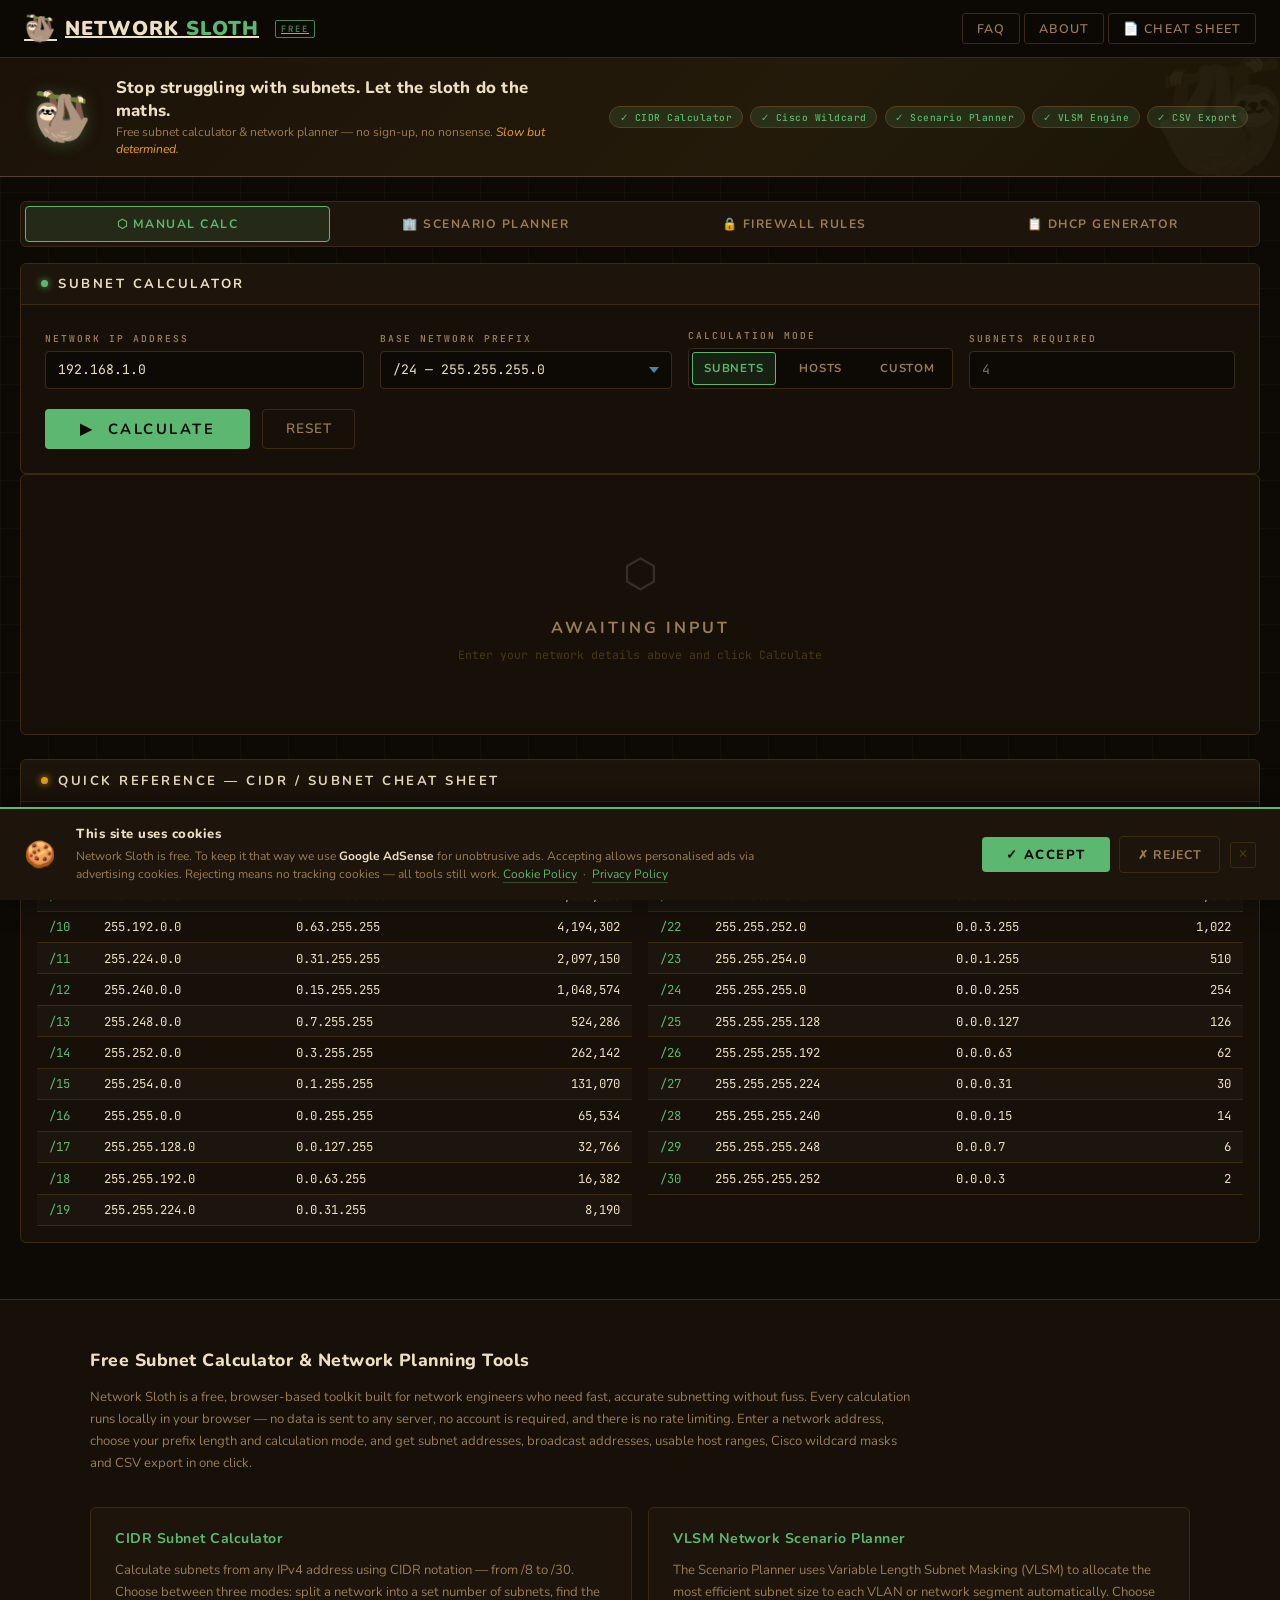
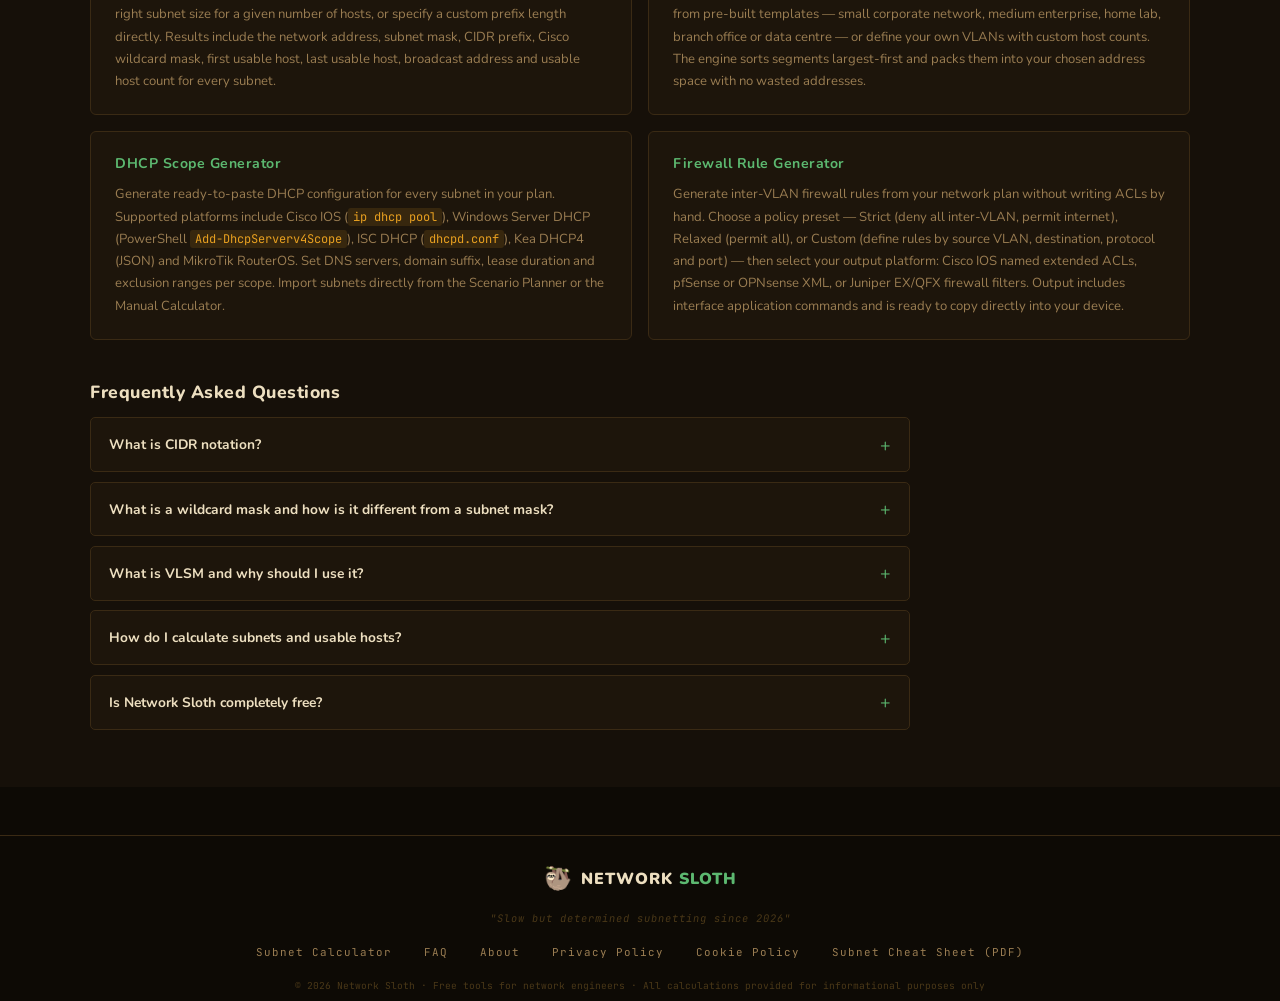
<file: index.html>
<!DOCTYPE html>
<html lang="en">
<head>
  <meta charset="UTF-8">
  <meta name="viewport" content="width=device-width, initial-scale=1.0">

  <!-- ── Primary SEO ───────────────────────────────────── -->
  <title>Free Subnet Calculator — CIDR, VLSM &amp; Wildcard Mask Tool | Network Sloth</title>
  <meta name="description" content="Free online subnet calculator for network engineers. Calculate CIDR subnets, Cisco wildcard masks, VLSM plans, DHCP scopes and firewall rules — no sign-up required.">
  <meta name="keywords" content="subnet calculator, CIDR calculator, wildcard mask calculator, VLSM calculator, IP subnet calculator, Cisco subnetting, DHCP scope generator, firewall rule generator, network planning tool, subnetting tool">
  <meta name="author" content="Network Sloth">
  <meta name="robots" content="index, follow">
  <meta name="theme-color" content="#0d0a05">
  <link rel="canonical" href="https://networksloth.io/">

  <!-- ── Open Graph (Facebook / LinkedIn) ─────────────── -->
  <meta property="og:type"        content="website">
  <meta property="og:url"         content="https://networksloth.io/">
  <meta property="og:site_name"   content="Network Sloth">
  <meta property="og:title"       content="Free Subnet Calculator — CIDR, VLSM &amp; Wildcard Mask Tool">
  <meta property="og:description" content="Calculate CIDR subnets, Cisco wildcard masks, VLSM network plans, DHCP scopes and firewall ACLs — free, no sign-up, no nonsense.">
  <meta property="og:image"       content="https://networksloth.io/og-image.png">
  <meta property="og:image:width" content="1200">
  <meta property="og:image:height"content="630">
  <meta property="og:locale"      content="en_GB">

  <!-- ── Twitter / X Card ─────────────────────────────── -->
  <meta name="twitter:card"        content="summary_large_image">
  <meta name="twitter:site"        content="@networksloth">
  <meta name="twitter:title"       content="Free Subnet Calculator | Network Sloth">
  <meta name="twitter:description" content="CIDR, VLSM, wildcard masks, DHCP scopes and firewall rules — free tools for network engineers.">
  <meta name="twitter:image"       content="https://networksloth.io/og-image.png">

  <!-- ── JSON-LD Structured Data ──────────────────────── -->
  <script type="application/ld+json">
  {
    "@context": "https://schema.org",
    "@graph": [
      {
        "@type": "WebSite",
        "@id": "https://networksloth.io/#website",
        "url": "https://networksloth.io/",
        "name": "Network Sloth",
        "description": "Free subnet calculator and network planning tools for network engineers",
        "potentialAction": {
          "@type": "SearchAction",
          "target": "https://networksloth.io/?q={search_term_string}",
          "query-input": "required name=search_term_string"
        }
      },
      {
        "@type": "SoftwareApplication",
        "@id": "https://networksloth.io/#app",
        "name": "Network Sloth Subnet Calculator",
        "url": "https://networksloth.io/",
        "applicationCategory": "NetworkingApplication",
        "operatingSystem": "Any (Web Browser)",
        "offers": { "@type": "Offer", "price": "0", "priceCurrency": "GBP" },
        "description": "Free online subnet calculator supporting CIDR notation, VLSM planning, Cisco wildcard masks, DHCP scope generation for Cisco IOS, Windows Server, ISC DHCP, Kea and MikroTik, plus firewall rule generation for Cisco IOS ACL, pfSense, OPNsense and Juniper.",
        "featureList": [
          "CIDR subnet calculator",
          "VLSM network planner",
          "Cisco wildcard mask calculator",
          "DHCP scope generator — Cisco, Windows Server, ISC DHCP, Kea, MikroTik",
          "Firewall rule generator — Cisco IOS ACL, pfSense, OPNsense, Juniper",
          "CSV export",
          "Scenario-based network planning"
        ]
      },
      {
        "@type": "FAQPage",
        "@id": "https://networksloth.io/#faq",
        "mainEntity": [
          {
            "@type": "Question",
            "name": "What is CIDR notation?",
            "acceptedAnswer": {
              "@type": "Answer",
              "text": "CIDR (Classless Inter-Domain Routing) notation expresses an IP address and its associated network prefix as a single string, such as 192.168.1.0/24. The number after the slash is the prefix length — it tells you how many bits are in the network portion of the address. A /24 gives 256 addresses (254 usable hosts), a /25 gives 128 addresses, and so on."
            }
          },
          {
            "@type": "Question",
            "name": "What is a wildcard mask and how does it differ from a subnet mask?",
            "acceptedAnswer": {
              "@type": "Answer",
              "text": "A subnet mask uses 1s to represent the network portion of an IP address (e.g. 255.255.255.0 for a /24). A wildcard mask is the inverse — 0s represent the network bits and 1s represent the host bits (e.g. 0.0.0.255 for a /24). Wildcard masks are used in Cisco IOS access control lists (ACLs) and OSPF configurations to define which parts of an address must match."
            }
          },
          {
            "@type": "Question",
            "name": "What is VLSM and why is it used?",
            "acceptedAnswer": {
              "@type": "Answer",
              "text": "VLSM (Variable Length Subnet Masking) allows a single network block to be divided into subnets of different sizes. Rather than giving every VLAN the same subnet size, VLSM allocates exactly the address space each segment needs — a /30 for a point-to-point WAN link, a /25 for a large office VLAN, and a /28 for a small server segment — minimising wasted IP addresses."
            }
          },
          {
            "@type": "Question",
            "name": "How do I calculate the number of subnets and hosts?",
            "acceptedAnswer": {
              "@type": "Answer",
              "text": "The number of subnets created by borrowing n bits from the host portion is 2^n. The number of usable hosts in a subnet is 2^h - 2, where h is the number of host bits remaining (subtracting 2 for the network address and broadcast address). For example, a /26 borrows 2 bits from a /24, giving 4 subnets each with 62 usable hosts (2^6 - 2 = 62)."
            }
          },
          {
            "@type": "Question",
            "name": "Which platforms does the DHCP scope generator support?",
            "acceptedAnswer": {
              "@type": "Answer",
              "text": "The Network Sloth DHCP scope generator produces ready-to-paste configuration for Cisco IOS (ip dhcp pool), Windows Server DHCP (PowerShell Add-DhcpServerv4Scope), ISC DHCP (dhcpd.conf), Kea DHCP4 (JSON), and MikroTik RouterOS."
            }
          },
          {
            "@type": "Question",
            "name": "Which platforms does the firewall rule generator support?",
            "acceptedAnswer": {
              "@type": "Answer",
              "text": "The firewall rule generator outputs Cisco IOS named extended ACLs, pfSense and OPNsense firewall rules in XML format, and Juniper EX/QFX firewall filters. Three policy presets are available: Strict (deny all inter-VLAN traffic), Relaxed (permit all), and Custom (define your own rules by source, destination, protocol and port)."
            }
          }
        ]
      }
    ]
  }
  </script>

  <link rel="preconnect" href="https://fonts.googleapis.com">
  <link rel="preconnect" href="https://fonts.gstatic.com" crossorigin>
  <link rel="preconnect" href="https://pagead2.googlesyndication.com">
  <link href="https://fonts.googleapis.com/css2?family=Nunito:wght@400;600;700;800;900&family=JetBrains+Mono:wght@300;400;500;600&display=swap" rel="stylesheet">
  <link rel="stylesheet" href="subnet-calculator.css">
</head>
<body>

<!-- ── NAVIGATION ─────────────────────────────────────── -->
<nav>
  <a class="logo" href="/" aria-label="Network Sloth — home">
    <span class="logo-icon">🦥</span>
    <span>NETWORK <em>SLOTH</em></span>
    <span class="nav-badge">FREE</span>
  </a>
  <div class="nav-tools">
    <a class="nav-tab" href="#faq"           style="text-decoration:none">FAQ</a>
    <a class="nav-tab" href="about.html"     style="text-decoration:none">About</a>
    <a class="nav-tab" href="subnetting_cheat_sheet_1.pdf" target="_blank" rel="noopener" style="text-decoration:none">📄 Cheat Sheet</a>
  </div>
</nav>

<!-- ── HERO STRIP ──────────────────────────────────────── -->
<div class="hero-strip">
  <div class="hero-mascot">🦥</div>
  <div class="hero-text">
  <h1 class="hero-title">Stop struggling with subnets. Let the sloth do the maths.</h1>
    <p class="hero-sub">Free subnet calculator &amp; network planner — no sign-up, no nonsense. <em style="color:var(--amber)">Slow but determined.</em></p>
  </div>
  <div class="hero-pills">
    <span class="hero-pill">✓ CIDR Calculator</span>
    <span class="hero-pill">✓ Cisco Wildcard</span>
    <span class="hero-pill">✓ Scenario Planner</span>
    <span class="hero-pill">✓ VLSM Engine</span>
    <span class="hero-pill">✓ CSV Export</span>
  </div>
</div>

<main id="main-content">
<div class="page-outer">

  <div class="main-grid">

    <!-- ── MAIN CONTENT ─────────────────────────────── -->
    <div id="main-col">

      <!-- TAB SWITCHER -->
      <div class="tab-switcher">
        <button class="tab-btn active" id="tab-btn-manual"   onclick="switchTab('manual')">⬡ Manual Calc</button>
        <button class="tab-btn"        id="tab-btn-scenario" onclick="switchTab('scenario')">🏢 Scenario Planner</button>
        <button class="tab-btn"        id="tab-btn-firewall" onclick="switchTab('firewall')">🔒 Firewall Rules</button>
        <button class="tab-btn"        id="tab-btn-dhcp"     onclick="switchTab('dhcp')">📋 DHCP Generator</button>
      </div>

      <!-- ══ MANUAL CALCULATOR TAB ══ -->
      <div id="tab-manual">

      <!-- INPUT PANEL -->
      <div class="panel" id="input-panel">
        <div class="panel-header">
          <div class="dot dot-green"></div>
          <div class="panel-title">Subnet Calculator</div>
        </div>
        <div class="panel-body">

          <div class="input-row">

            <!-- IP Address -->
            <div class="field">
              <div class="field-label">Network IP Address</div>
              <input type="text" id="ip-input" placeholder="192.168.1.0" value="192.168.1.0" spellcheck="false">
            </div>

            <!-- Base CIDR -->
            <div class="field">
              <div class="field-label">Base Network Prefix</div>
              <select id="cidr-select">
                <option value="8">/8   —  255.0.0.0</option>
                <option value="9">/9   —  255.128.0.0</option>
                <option value="10">/10  —  255.192.0.0</option>
                <option value="11">/11  —  255.224.0.0</option>
                <option value="12">/12  —  255.240.0.0</option>
                <option value="13">/13  —  255.248.0.0</option>
                <option value="14">/14  —  255.252.0.0</option>
                <option value="15">/15  —  255.254.0.0</option>
                <option value="16">/16  —  255.255.0.0</option>
                <option value="17">/17  —  255.255.128.0</option>
                <option value="18">/18  —  255.255.192.0</option>
                <option value="19">/19  —  255.255.224.0</option>
                <option value="20">/20  —  255.255.240.0</option>
                <option value="21">/21  —  255.255.248.0</option>
                <option value="22">/22  —  255.255.252.0</option>
                <option value="23">/23  —  255.255.254.0</option>
                <option value="24" selected>/24  —  255.255.255.0</option>
                <option value="25">/25  —  255.255.255.128</option>
                <option value="26">/26  —  255.255.255.192</option>
                <option value="27">/27  —  255.255.255.224</option>
                <option value="28">/28  —  255.255.255.240</option>
                <option value="29">/29  —  255.255.255.248</option>
                <option value="30">/30  —  255.255.255.252</option>
              </select>
            </div>

            <!-- Mode -->
            <div class="field">
              <div class="field-label">Calculation Mode</div>
              <div class="mode-toggle">
                <button class="mode-btn active" id="btn-mode-subnets" onclick="setMode('subnets')">Subnets</button>
                <button class="mode-btn" id="btn-mode-hosts"   onclick="setMode('hosts')">Hosts</button>
                <button class="mode-btn" id="btn-mode-custom"  onclick="setMode('custom')">Custom</button>
              </div>
            </div>

            <!-- Dynamic value input -->
            <div class="field" id="value-field">
              <div class="field-label" id="value-label">Subnets Required</div>
              <input type="number" id="value-input" placeholder="4" min="1">
            </div>

          </div>

          <!-- Custom CIDR row (hidden by default) -->
          <div id="custom-row" style="display:none; margin-top:1rem;">
            <div class="field" style="max-width:270px">
              <div class="field-label">New Subnet CIDR</div>
              <select id="custom-cidr-sel"></select>
            </div>
          </div>

          <!-- Error -->
          <div class="error-bar" id="error-bar">
            <span>⚠</span><span id="error-text"></span>
          </div>

          <!-- Actions -->
          <div class="action-row">
            <button class="btn-primary" onclick="calculate()">▶&nbsp; Calculate</button>
            <button class="btn-ghost"   onclick="resetAll()">Reset</button>
          </div>

        </div>
      </div>

      <!-- RESULTS SECTION (hidden until calc) -->
      <div id="results-section" style="display:none">

        <!-- Summary cards -->
        <div class="summary-strip" id="summary-strip"></div>

        <!-- Table panel -->
        <div class="panel table-panel">
          <div class="table-toolbar">
            <div class="result-count" id="result-count"></div>
            <button class="btn-export" onclick="exportCSV()">⬇ Export CSV</button>
          </div>
          <div class="table-wrap">
            <table>
              <thead>
                <tr>
                  <th>#</th>
                  <th>Network Address</th>
                  <th>Subnet Mask</th>
                  <th>CIDR</th>
                  <th class="col-wc">Wildcard Mask <span style="font-family:var(--font-mono);font-size:0.58rem;letter-spacing:0;opacity:0.7">(Cisco)</span></th>
                  <th>First Host</th>
                  <th>Last Host</th>
                  <th>Broadcast</th>
                  <th style="text-align:right;padding-right:1.25rem">Usable Hosts</th>
                </tr>
              </thead>
              <tbody id="results-tbody"></tbody>
            </table>
          </div>
          <div id="truncation-notice" class="truncation-notice" style="display:none"></div>
        </div>

      </div>

      <!-- EMPTY STATE -->
      <div class="panel" id="empty-panel">
        <div class="empty-state">
          <div class="empty-icon">⬡</div>
          <div class="empty-title">Awaiting Input</div>
          <div class="empty-sub">Enter your network details above and click Calculate</div>
        </div>
      </div>

      <!-- QUICK REFERENCE TABLES -->
      <div class="ref-section">
        <div class="panel" style="margin-bottom:0.5rem">
          <div class="panel-header">
            <div class="dot dot-amber"></div>
            <div class="panel-title">Quick Reference — CIDR / Subnet Cheat Sheet</div>
          </div>
          <div class="panel-body" style="padding:0">
            <div class="ref-grid" style="padding:1rem;gap:1rem">

              <div class="ref-table-wrap">
                <table class="ref-table">
                  <thead><tr><th>CIDR</th><th>Subnet Mask</th><th>Wildcard</th><th>Hosts</th></tr></thead>
                  <tbody id="ref-tbody-a"></tbody>
                </table>
              </div>

              <div class="ref-table-wrap">
                <table class="ref-table">
                  <thead><tr><th>CIDR</th><th>Subnet Mask</th><th>Wildcard</th><th>Hosts</th></tr></thead>
                  <tbody id="ref-tbody-b"></tbody>
                </table>
              </div>

            </div>
          </div>
        </div>
      </div>

      </div><!-- /tab-manual -->

      <!-- ══ SCENARIO PLANNER TAB ══ -->
      <div id="tab-scenario" style="display:none">

        <!-- STEP 1: PICK SCENARIO -->
        <div id="sc-step-picker">
          <div class="panel">
            <div class="panel-header">
              <div class="dot dot-green"></div>
              <div class="panel-title">Choose a Real-World Scenario</div>
            </div>
            <div class="panel-body">
              <p style="font-size:0.78rem;color:var(--text-secondary);margin-bottom:1.1rem;line-height:1.5">
                Pick a network template below. Each scenario pre-loads a set of VLANs you can edit — then click <strong style="color:var(--accent)">Build Network Plan</strong> to auto-allocate optimised subnets using VLSM.
              </p>
              <div class="scenario-grid" id="scenario-grid"></div>
            </div>
          </div>
        </div>

        <!-- STEP 2: EDIT VLANs -->
        <div id="sc-step-editor" style="display:none">
          <div class="panel">
            <div class="panel-header">
              <div class="dot dot-amber"></div>
              <div class="panel-title" id="sce-panel-title">Configure VLANs</div>
            </div>
            <div class="panel-body">

              <div class="sce-header">
                <div>
                  <div class="sce-title"    id="sce-title"></div>
                  <div class="sce-subdesc"  id="sce-subdesc"></div>
                </div>
                <button class="btn-back" onclick="scenarioStep('picker')">← Scenarios</button>
              </div>

              <div class="vlan-table-wrap">
                <table class="vlan-editor" id="vlan-editor-table">
                  <thead>
                    <tr>
                      <th style="width:96px">Colour</th>
                      <th>VLAN Name / Purpose</th>
                      <th>VLAN ID</th>
                      <th>Hosts Needed</th>
                      <th>Cisco / Notes</th>
                      <th style="width:30px"></th>
                    </tr>
                  </thead>
                  <tbody id="vlan-editor-tbody"></tbody>
                </table>
              </div>

              <button class="btn-add-vlan" onclick="addVlanRow(null)" style="margin-bottom:1.5rem">+ Add VLAN</button>

              <div class="base-row">
                <div class="field">
                  <div class="field-label">Base Network IP</div>
                  <input type="text" id="sc-base-ip" class="vi" style="width:155px" spellcheck="false" placeholder="10.0.0.0">
                </div>
                <div class="field">
                  <div class="field-label">Base Prefix</div>
                  <select id="sc-base-cidr" class="vi" style="width:185px;cursor:pointer">
                    <option value="8">/8  — 255.0.0.0</option>
                    <option value="16" selected>/16 — 255.255.0.0</option>
                    <option value="20">/20 — 255.255.240.0</option>
                    <option value="24">/24 — 255.255.255.0</option>
                  </select>
                </div>
              </div>

              <div class="error-bar" id="sc-error-bar" style="margin-top:1rem">
                <span>⚠</span><span id="sc-error-text"></span>
              </div>

              <div class="action-row">
                <button class="btn-primary" onclick="buildNetworkPlan()">⬡ Build Network Plan</button>
                <button class="btn-ghost"   onclick="scenarioStep('picker')">← Back</button>
              </div>

            </div>
          </div>
        </div>

        <!-- STEP 3: RESULTS -->
        <div id="sc-step-results" style="display:none">
          <div class="panel">
            <div class="panel-header">
              <div class="dot dot-green"></div>
              <div class="panel-title" id="sc-results-title">Network Allocation Plan</div>
            </div>
            <div class="table-toolbar">
              <div style="display:flex;align-items:center;gap:1rem;flex-wrap:wrap">
                <button class="btn-back" onclick="scenarioStep('editor')">← Edit VLANs</button>
                <div class="result-count" id="sc-result-count"></div>
              </div>
              <button class="btn-export" onclick="exportScenarioCSV()">⬇ Export CSV</button>
            </div>
            <div class="table-wrap">
              <table class="scen-results-table">
                <thead>
                  <tr>
                    <th>VLAN Name</th>
                    <th>VLAN ID</th>
                    <th>Network Address</th>
                    <th>Subnet Mask</th>
                    <th>CIDR</th>
                    <th class="wc-col">Wildcard (Cisco)</th>
                    <th>Gateway</th>
                    <th>DHCP Range</th>
                    <th>Broadcast</th>
                    <th style="text-align:right;padding-right:1.25rem">Usable Hosts</th>
                    <th>Notes</th>
                  </tr>
                </thead>
                <tbody id="sc-results-tbody"></tbody>
              </table>
            </div>
          </div>
          <div class="summary-strip" id="sc-summary-strip" style="margin-top:1rem"></div>
        </div>

      </div><!-- /tab-scenario -->

      <!-- ══ FIREWALL RULES TAB ══ -->
      <div id="tab-firewall" style="display:none">

        <!-- Panel 1 — Network Definition -->
        <div class="panel">
          <div class="panel-header">
            <div class="dot dot-green"></div>
            <div class="panel-title">Define Networks / VLANs</div>
          </div>
          <div class="panel-body">
            <div style="display:flex;align-items:center;gap:0.75rem;flex-wrap:wrap;margin-bottom:1rem">
              <button class="btn-import" onclick="importScenarioToFW()">⬇ Import from Scenario Planner</button>
              <span style="font-family:var(--font-mono);font-size:0.67rem;color:var(--text-dim)">Enter networks below or import from a scenario result</span>
            </div>
            <div style="overflow-x:auto;margin-bottom:1rem">
              <table class="vlan-editor" id="fw-vlan-table">
                <thead><tr>
                  <th style="width:90px">Colour</th>
                  <th>Name / Role</th>
                  <th>Network / CIDR</th>
                  <th>VLAN ID</th>
                  <th>Zone</th>
                  <th style="width:30px"></th>
                </tr></thead>
                <tbody id="fw-vlan-tbody"></tbody>
              </table>
            </div>
            <button class="btn-add-vlan" onclick="addFwVlan(null)">+ Add Network</button>
          </div>
        </div>

        <!-- Panel 2 — Policy + Platform -->
        <div class="panel" style="margin-top:1rem">
          <div class="panel-header">
            <div class="dot dot-amber"></div>
            <div class="panel-title">Policy Preset &amp; Platform</div>
          </div>
          <div class="panel-body">

            <!-- Preset selector -->
            <div style="margin-bottom:1.25rem">
              <div class="field-label" style="margin-bottom:0.55rem">Policy Preset</div>
              <div class="preset-toggle">
                <button class="preset-btn active" id="fw-preset-strict"  onclick="setFwPreset('strict')">
                  🔒 Strict<span class="preset-desc">Deny all inter-VLAN; permit internet per VLAN</span>
                </button>
                <button class="preset-btn" id="fw-preset-relaxed" onclick="setFwPreset('relaxed')">
                  🌐 Relaxed<span class="preset-desc">Permit all traffic from each VLAN</span>
                </button>
                <button class="preset-btn" id="fw-preset-custom"  onclick="setFwPreset('custom')">
                  ⚙ Custom<span class="preset-desc">Build rules manually below</span>
                </button>
              </div>
            </div>

            <!-- Custom rule builder (hidden unless Custom selected) -->
            <div id="fw-custom-rules" style="display:none;margin-bottom:1.25rem">
              <div class="field-label" style="margin-bottom:0.55rem">Custom Rules <span style="color:var(--text-dim);font-weight:400;text-transform:none;letter-spacing:0">(evaluated top-down)</span></div>
              <div style="overflow-x:auto;margin-bottom:0.75rem">
                <table class="vlan-editor" id="fw-rules-table">
                  <thead><tr>
                    <th style="width:80px">Action</th>
                    <th>Source</th>
                    <th>Destination</th>
                    <th style="width:70px">Protocol</th>
                    <th style="width:80px">Port</th>
                    <th>Description</th>
                    <th style="width:30px"></th>
                  </tr></thead>
                  <tbody id="fw-rules-tbody"></tbody>
                </table>
              </div>
              <button class="btn-add-vlan" onclick="addFwRule()">+ Add Rule</button>
            </div>

            <!-- Platform selector -->
            <div style="margin-bottom:1.25rem">
              <div class="field-label" style="margin-bottom:0.55rem">Output Platform</div>
              <div class="platform-tabs" id="fw-platform-tabs">
                <button class="platform-tab active" onclick="setFwPlatform('cisco-ios',this)">Cisco IOS ACL</button>
                <button class="platform-tab"        onclick="setFwPlatform('pfsense',this)">pfSense / OPNsense XML</button>
                <button class="platform-tab"        onclick="setFwPlatform('juniper',this)">Juniper Firewall Filter</button>
              </div>
            </div>

            <div class="error-bar" id="fw-error-bar"><span>⚠</span><span id="fw-error-text"></span></div>
            <div class="action-row">
              <button class="btn-primary" onclick="generateFWRules()">🔒&nbsp; Generate Rules</button>
              <button class="btn-ghost"   onclick="resetFW()">Reset</button>
            </div>
          </div>
        </div>

        <!-- Output panel -->
        <div id="fw-output-section" style="display:none;margin-top:1rem">
          <div class="panel">
            <div class="panel-header">
              <div class="dot dot-green"></div>
              <div class="panel-title" id="fw-output-title">Generated Firewall Rules</div>
            </div>
            <div class="panel-body" style="padding:0">
              <div class="code-output">
                <div class="code-toolbar">
                  <span class="code-lang-badge" id="fw-code-badge">CISCO IOS ACL</span>
                  <button class="btn-copy" onclick="copyCode('fw-code-pre',this)">⎘ Copy</button>
                </div>
                <pre class="code-block" id="fw-code-pre"></pre>
              </div>
            </div>
          </div>
        </div>

      </div><!-- /tab-firewall -->

      <!-- ══ DHCP GENERATOR TAB ══ -->
      <div id="tab-dhcp" style="display:none">

        <!-- Panel 1 — Subnet Definition -->
        <div class="panel">
          <div class="panel-header">
            <div class="dot dot-green"></div>
            <div class="panel-title">Define Scopes / Subnets</div>
          </div>
          <div class="panel-body">
            <div style="display:flex;align-items:center;gap:0.75rem;flex-wrap:wrap;margin-bottom:1.25rem">
              <button class="btn-import" onclick="importScenarioToDHCP()">⬇ Import from Scenario Planner</button>
              <button class="btn-import" onclick="importCalcToDHCP()">⬇ Import from Calculator</button>
            </div>

            <!-- Global defaults -->
            <div class="defaults-grid">
              <div class="field">
                <div class="field-label">Default DNS Server 1</div>
                <input type="text" id="dhcp-dns1" class="vi" placeholder="8.8.8.8" value="8.8.8.8">
              </div>
              <div class="field">
                <div class="field-label">Default DNS Server 2</div>
                <input type="text" id="dhcp-dns2" class="vi" placeholder="8.8.4.4" value="8.8.4.4">
              </div>
              <div class="field">
                <div class="field-label">Default Domain</div>
                <input type="text" id="dhcp-domain" class="vi" placeholder="corp.local">
              </div>
              <div class="field">
                <div class="field-label">Default Lease (days)</div>
                <input type="number" id="dhcp-lease" class="vi" value="1" min="1" max="365">
              </div>
            </div>

            <!-- Subnet table -->
            <div style="overflow-x:auto;margin-bottom:1rem">
              <table class="vlan-editor" id="dhcp-table">
                <thead><tr>
                  <th>Pool / Scope Name</th>
                  <th>Network / CIDR</th>
                  <th>Gateway</th>
                  <th>DNS 1</th>
                  <th>DNS 2</th>
                  <th>Domain</th>
                  <th>Excl. Start</th>
                  <th>Excl. End</th>
                  <th style="width:55px">Lease (d)</th>
                  <th style="width:30px"></th>
                </tr></thead>
                <tbody id="dhcp-tbody"></tbody>
              </table>
            </div>
            <button class="btn-add-vlan" onclick="addDhcpRow(null)">+ Add Subnet</button>
          </div>
        </div>

        <!-- Panel 2 — Platform + Generate -->
        <div class="panel" style="margin-top:1rem">
          <div class="panel-header">
            <div class="dot dot-amber"></div>
            <div class="panel-title">Output Platform</div>
          </div>
          <div class="panel-body">
            <div class="platform-tabs" id="dhcp-platform-tabs" style="margin-bottom:1.25rem">
              <button class="platform-tab active" onclick="setDhcpPlatform('cisco-ios',this)">Cisco IOS</button>
              <button class="platform-tab"        onclick="setDhcpPlatform('windows-ps',this)">Windows Server PS</button>
              <button class="platform-tab"        onclick="setDhcpPlatform('isc-dhcp',this)">ISC DHCP</button>
              <button class="platform-tab"        onclick="setDhcpPlatform('kea',this)">Kea DHCP4</button>
              <button class="platform-tab"        onclick="setDhcpPlatform('mikrotik',this)">MikroTik RouterOS</button>
            </div>
            <div class="error-bar" id="dhcp-error-bar"><span>⚠</span><span id="dhcp-error-text"></span></div>
            <div class="action-row">
              <button class="btn-primary" onclick="generateDHCPConfig()">📋&nbsp; Generate Config</button>
              <button class="btn-ghost"   onclick="resetDHCP()">Reset</button>
            </div>
          </div>
        </div>

        <!-- DHCP Output -->
        <div id="dhcp-output-section" style="display:none;margin-top:1rem">
          <div class="panel">
            <div class="panel-header">
              <div class="dot dot-green"></div>
              <div class="panel-title" id="dhcp-output-title">Generated DHCP Configuration</div>
            </div>
            <div class="panel-body" style="padding:0">
              <div class="code-output">
                <div class="code-toolbar">
                  <span class="code-lang-badge" id="dhcp-code-badge">CISCO IOS</span>
                  <button class="btn-copy" onclick="copyCode('dhcp-code-pre',this)">⎘ Copy</button>
                </div>
                <pre class="code-block" id="dhcp-code-pre"></pre>
              </div>
            </div>
          </div>
        </div>

      </div><!-- /tab-dhcp -->

    </div><!-- /main-col -->

  </div><!-- /main-grid -->

</div><!-- /page-outer -->
</main><!-- /main-content -->

<!-- ── SEO CONTENT SECTION ──────────────────────────────
     Static crawlable text — critical for organic search.
     Styled to match brand but primarily here for indexing. -->
<section class="seo-section" aria-label="About Network Sloth subnet calculator">
  <div class="seo-content-wrap">

    <div class="seo-intro">
      <h2 class="seo-h2">Free Subnet Calculator &amp; Network Planning Tools</h2>
      <p class="seo-p">Network Sloth is a free, browser-based toolkit built for network engineers who need fast, accurate subnetting without fuss. Every calculation runs locally in your browser — no data is sent to any server, no account is required, and there is no rate limiting. Enter a network address, choose your prefix length and calculation mode, and get subnet addresses, broadcast addresses, usable host ranges, Cisco wildcard masks and CSV export in one click.</p>
    </div>

    <div class="seo-grid">

      <div class="seo-card">
        <h2 class="seo-h3">CIDR Subnet Calculator</h2>
        <p class="seo-p">Calculate subnets from any IPv4 address using CIDR notation — from /8 to /30. Choose between three modes: split a network into a set number of subnets, find the right subnet size for a given number of hosts, or specify a custom prefix length directly. Results include the network address, subnet mask, CIDR prefix, Cisco wildcard mask, first usable host, last usable host, broadcast address and usable host count for every subnet.</p>
      </div>

      <div class="seo-card">
        <h2 class="seo-h3">VLSM Network Scenario Planner</h2>
        <p class="seo-p">The Scenario Planner uses Variable Length Subnet Masking (VLSM) to allocate the most efficient subnet size to each VLAN or network segment automatically. Choose from pre-built templates — small corporate network, medium enterprise, home lab, branch office or data centre — or define your own VLANs with custom host counts. The engine sorts segments largest-first and packs them into your chosen address space with no wasted addresses.</p>
      </div>

      <div class="seo-card">
        <h2 class="seo-h3">DHCP Scope Generator</h2>
        <p class="seo-p">Generate ready-to-paste DHCP configuration for every subnet in your plan. Supported platforms include Cisco IOS (<code>ip dhcp pool</code>), Windows Server DHCP (PowerShell <code>Add-DhcpServerv4Scope</code>), ISC DHCP (<code>dhcpd.conf</code>), Kea DHCP4 (JSON) and MikroTik RouterOS. Set DNS servers, domain suffix, lease duration and exclusion ranges per scope. Import subnets directly from the Scenario Planner or the Manual Calculator.</p>
      </div>

      <div class="seo-card">
        <h2 class="seo-h3">Firewall Rule Generator</h2>
        <p class="seo-p">Generate inter-VLAN firewall rules from your network plan without writing ACLs by hand. Choose a policy preset — Strict (deny all inter-VLAN, permit internet), Relaxed (permit all), or Custom (define rules by source VLAN, destination, protocol and port) — then select your output platform: Cisco IOS named extended ACLs, pfSense or OPNsense XML, or Juniper EX/QFX firewall filters. Output includes interface application commands and is ready to copy directly into your device.</p>
      </div>

    </div><!-- /seo-grid -->

    <!-- FAQ — targets featured snippets -->
    <div class="seo-faq" id="faq">
      <h2 class="seo-h2">Frequently Asked Questions</h2>

      <details class="faq-item">
        <summary class="faq-q">What is CIDR notation?</summary>
        <p class="faq-a">CIDR (Classless Inter-Domain Routing) notation expresses an IP network as a base address and prefix length — for example <code>192.168.1.0/24</code>. The number after the slash tells you how many bits form the network portion. A <code>/24</code> gives 256 addresses (254 usable hosts); a <code>/25</code> gives 128; a <code>/30</code> gives 4 (2 usable — useful for point-to-point WAN links).</p>
      </details>

      <details class="faq-item">
        <summary class="faq-q">What is a wildcard mask and how is it different from a subnet mask?</summary>
        <p class="faq-a">A subnet mask uses binary 1s to mark the network bits (<code>255.255.255.0</code> for a /24). A wildcard mask is the bitwise inverse — 0s mark the network bits and 1s mark the host bits (<code>0.0.0.255</code> for a /24). Cisco IOS uses wildcard masks in access control lists (ACLs) and OSPF <code>network</code> statements. Network Sloth displays the Cisco wildcard mask alongside every subnet result.</p>
      </details>

      <details class="faq-item">
        <summary class="faq-q">What is VLSM and why should I use it?</summary>
        <p class="faq-a">Variable Length Subnet Masking (VLSM) lets you carve different-sized subnets from a single address block — a <code>/30</code> for a WAN link, a <code>/25</code> for a staff VLAN, a <code>/28</code> for servers — rather than wasting a fixed block on every segment. This maximises address efficiency, which matters whether you are working with public IP space or keeping RFC 1918 private ranges tidy across many sites.</p>
      </details>

      <details class="faq-item">
        <summary class="faq-q">How do I calculate subnets and usable hosts?</summary>
        <p class="faq-a">Subnets created by borrowing <em>n</em> bits from the host portion = 2<sup>n</sup>. Usable hosts per subnet = 2<sup>h</sup> − 2, where <em>h</em> is the number of remaining host bits (the −2 accounts for the network address and broadcast address). Example: splitting a <code>/24</code> into <code>/26</code>s borrows 2 bits → 4 subnets, each with 2<sup>6</sup> − 2 = 62 usable hosts. Network Sloth calculates all of this automatically.</p>
      </details>

      <details class="faq-item">
        <summary class="faq-q">Is Network Sloth completely free?</summary>
        <p class="faq-a">Yes. Every tool on Network Sloth — the subnet calculator, VLSM planner, DHCP scope generator and firewall rule generator — is free to use with no account, no rate limits and no expiry. All calculations run in your browser; nothing is sent to a server.</p>
      </details>

    </div><!-- /seo-faq -->

  </div><!-- /seo-content-wrap -->
</section><!-- /seo-section -->

<!-- ── FOOTER ──────────────────────────────────────────── -->
<footer>
  <div class="footer-inner">
    <a class="logo" href="/" style="font-size:1rem;text-decoration:none" aria-label="Network Sloth — home">
      <span class="logo-icon" style="font-size:1.4rem">🦥</span>
      <span>NETWORK <em>SLOTH</em></span>
    </a>
    <div style="font-family:var(--font-mono);font-size:0.65rem;color:var(--text-dim);letter-spacing:1px;text-align:center;font-style:italic">
      "Slow but determined subnetting since 2026"
    </div>
    <div class="footer-nav">
      <a href="/#main-content">Subnet Calculator</a>
      <a href="/#faq">FAQ</a>
      <a href="about.html">About</a>
      <a href="privacy-policy.html">Privacy Policy</a>
      <a href="cookie-policy.html">Cookie Policy</a>
      <a href="subnetting_cheat_sheet_1.pdf" target="_blank" rel="noopener">Subnet Cheat Sheet (PDF)</a>
    </div>
    <div class="footer-copy">
      © 2026 Network Sloth · Free tools for network engineers · All calculations provided for informational purposes only
    </div>
  </div>
</footer>

<script src="subnet-calculator.js"></script>

<!-- ── COOKIE CONSENT ──────────────────────────────────────
     Single source of truth lives in cookie-consent.js — it
     injects the banner itself when no preference is stored,
     and loads + pushes every ad unit on this page once
     consent is given (or immediately if already accepted). -->
<script src="cookie-consent.js"></script>

</body>
</html>
</file>
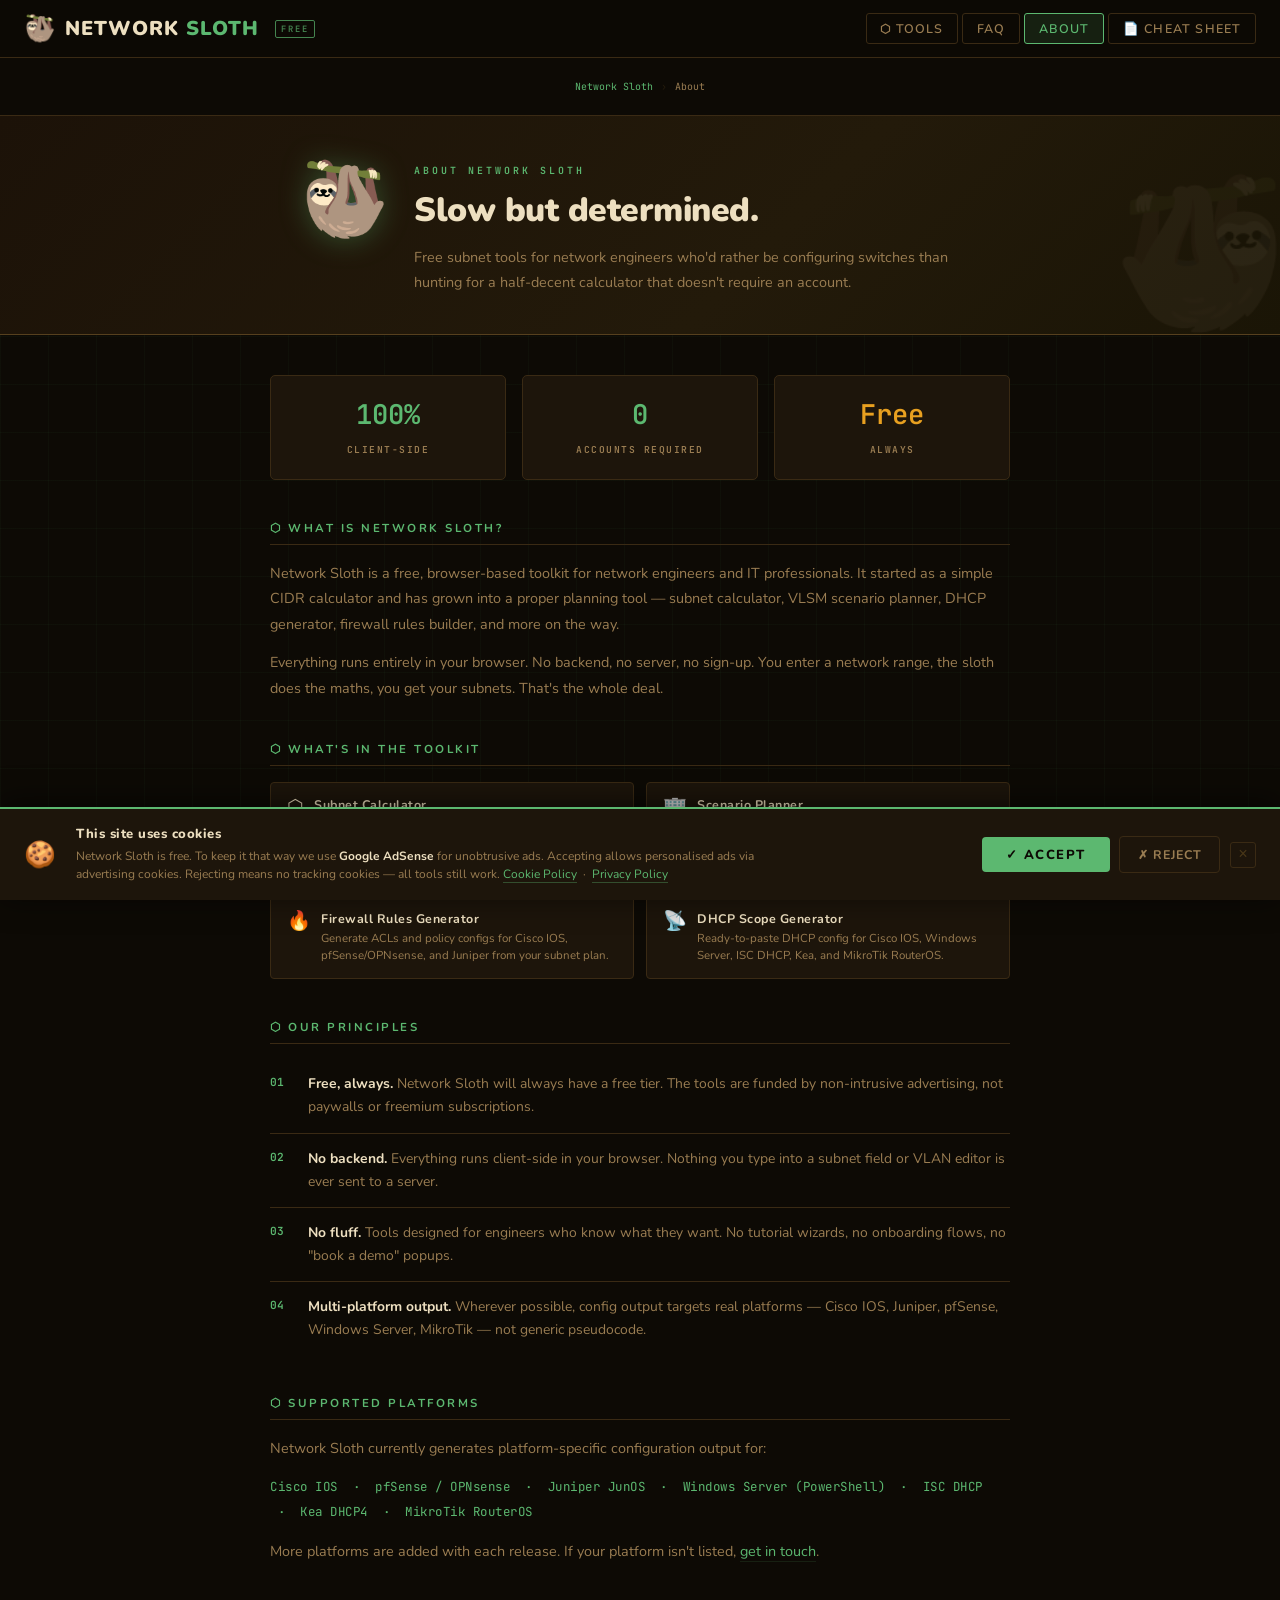
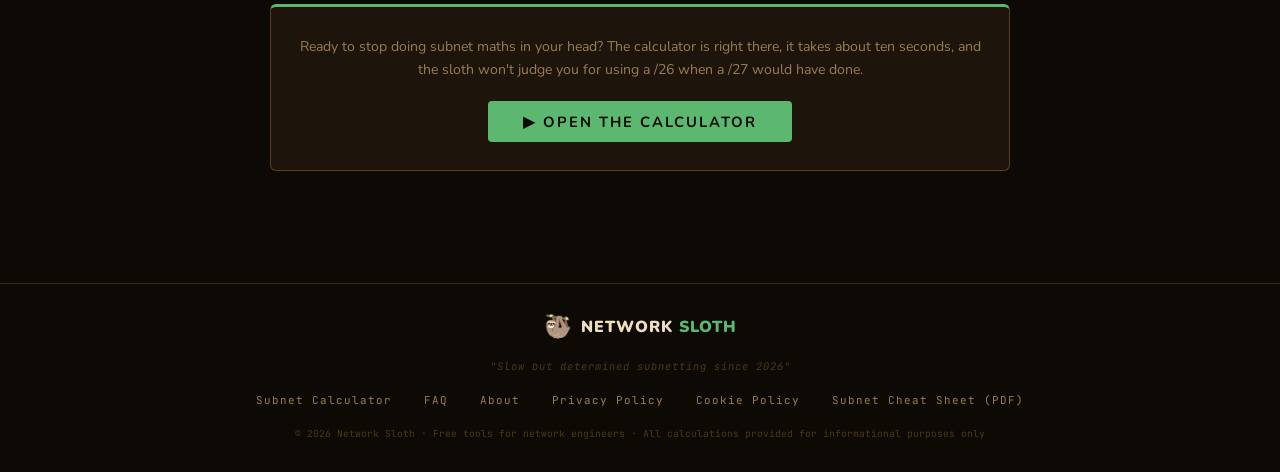
<file: about.html>
<!DOCTYPE html>
<html lang="en">
<head>
  <meta charset="UTF-8">
  <meta name="viewport" content="width=device-width, initial-scale=1.0">
  <title>About Network Sloth — Free Subnet Calculator for Network Engineers</title>
  <meta name="description" content="About Network Sloth — free browser-based subnet calculator, VLSM planner, DHCP scope generator and firewall rule generator for network engineers. No sign-up, no backend.">
  <meta name="robots" content="index, follow">
  <link rel="canonical" href="https://networksloth.io/about.html">
  <script type="application/ld+json">
  {
    "@context": "https://schema.org",
    "@type": "BreadcrumbList",
    "itemListElement": [
      {
        "@type": "ListItem",
        "position": 1,
        "name": "Home",
        "item": "https://networksloth.io/"
      },
      {
        "@type": "ListItem",
        "position": 2,
        "name": "About",
        "item": "https://networksloth.io/about.html"
      }
    ]
  }
  </script>
  <link rel="preconnect" href="https://fonts.googleapis.com">
  <link href="https://fonts.googleapis.com/css2?family=Nunito:wght@400;600;700;800;900&family=JetBrains+Mono:wght@300;400;500;600&display=swap" rel="stylesheet">
  <style>
    :root {
      --bg-deep:       #0d0a05;
      --bg-panel:      #161009;
      --bg-card:       #1d150b;
      --bg-hover:      #271c0e;
      --border:        #3a2a14;
      --border-bright: #56401e;
      --accent:        #5cb870;
      --accent-dim:    rgba(92,184,112,0.13);
      --accent-glow:   rgba(92,184,112,0.32);
      --amber:         #e8a020;
      --amber-dim:     rgba(232,160,32,0.13);
      --amber-glow:    rgba(232,160,32,0.28);
      --red:           #e8505f;
      --text-primary:  #eddfc0;
      --text-secondary:#9a7d52;
      --text-dim:      #4a3818;
      --font-display:  'Nunito', sans-serif;
      --font-mono:     'JetBrains Mono', monospace;
      --font-body:     'Nunito', sans-serif;
    }

    *, *::before, *::after { box-sizing: border-box; margin: 0; padding: 0; }
    html { scroll-behavior: smooth; }

    body {
      background: var(--bg-deep);
      color: var(--text-primary);
      font-family: var(--font-body);
      min-height: 100vh;
      overflow-x: hidden;
    }

    body::before {
      content: '';
      position: fixed; inset: 0;
      background-image:
        linear-gradient(rgba(92,184,112,0.04) 1px, transparent 1px),
        linear-gradient(90deg, rgba(92,184,112,0.04) 1px, transparent 1px);
      background-size: 48px 48px;
      pointer-events: none; z-index: 0;
    }

    /* ── NAV ── */
    nav {
      position: sticky; top: 0; z-index: 200;
      height: 58px;
      background: rgba(13,10,5,0.96);
      border-bottom: 1px solid var(--border);
      backdrop-filter: blur(12px);
      display: flex; align-items: center; justify-content: space-between;
      padding: 0 1.5rem; gap: 1rem;
    }
    .logo {
      font-family: var(--font-display); font-size: 1.25rem; font-weight: 900;
      letter-spacing: 1px; text-transform: uppercase;
      color: var(--text-primary); white-space: nowrap; flex-shrink: 0;
      display: flex; align-items: center; gap: 0.5rem;
      text-decoration: none;
    }
    .logo-icon { font-size: 1.6rem; line-height: 1; }
    .logo em   { color: var(--accent); font-style: normal; }
    .nav-badge {
      font-family: var(--font-mono); font-size: 0.55rem; font-weight: 600;
      letter-spacing: 2px; text-transform: uppercase;
      color: var(--accent); border: 1px solid var(--accent);
      border-radius: 2px; padding: 2px 5px; margin-left: 8px;
      vertical-align: middle; opacity: 0.7;
    }
    .nav-back {
      font-family: var(--font-display); font-size: 0.78rem; font-weight: 600;
      letter-spacing: 1px; text-transform: uppercase;
      color: var(--text-secondary); text-decoration: none;
      border: 1px solid var(--border); border-radius: 3px;
      padding: 0.35rem 0.85rem; transition: all 0.18s;
    }
    .nav-back:hover { border-color: var(--accent); color: var(--accent); background: var(--accent-dim); }
    .nav-tools { display: flex; gap: 4px; flex-wrap: nowrap; overflow: hidden; min-width: 0; align-items: center; }
    .nav-tools a {
      font-family: var(--font-display); font-size: 0.78rem; font-weight: 600;
      letter-spacing: 1.2px; text-transform: uppercase; text-decoration: none;
      padding: 0.35rem 0.85rem; border: 1px solid var(--border); border-radius: 3px;
      color: var(--text-secondary); transition: all 0.18s ease; white-space: nowrap;
    }
    .nav-tools a:hover { border-color: var(--accent); color: var(--accent); background: var(--accent-dim); }
    .nav-tools a.current { border-color: var(--accent); color: var(--accent); background: var(--accent-dim); }
    @media (max-width: 600px) {
      nav { padding: 0 1rem; }
      .nav-tools { display: none; }
    }

    /* ── HERO ── */
    .page-hero {
      position: relative; z-index: 1;
      background: linear-gradient(135deg, #1c1208 0%, #231a0a 60%, #1a1506 100%);
      border-bottom: 1px solid var(--border-bright);
      padding: 3rem 2rem 2.5rem;
      overflow: hidden;
    }
    .page-hero::after {
      content: '🦥';
      position: absolute; right: -10px; bottom: -20px;
      font-size: 9rem; opacity: 0.07; pointer-events: none;
      transform: scaleX(-1);
    }
    .hero-inner {
      max-width: 680px; margin: 0 auto;
      display: flex; align-items: flex-start; gap: 1.5rem; flex-wrap: wrap;
    }
    .hero-mascot-lg { font-size: 4.5rem; line-height: 1; flex-shrink: 0; filter: drop-shadow(0 2px 14px rgba(92,184,112,0.35)); }
    .hero-text-block { flex: 1; min-width: 220px; }
    .page-eyebrow {
      font-family: var(--font-mono); font-size: 0.62rem; font-weight: 600;
      letter-spacing: 3px; text-transform: uppercase;
      color: var(--accent); margin-bottom: 0.65rem;
    }
    .page-hero h1 {
      font-family: var(--font-display); font-size: 2.1rem; font-weight: 900;
      letter-spacing: -0.5px; color: var(--text-primary); margin-bottom: 0.75rem;
    }
    .page-hero p {
      font-size: 0.9rem; color: var(--text-secondary); line-height: 1.7;
    }

    /* ── CONTENT ── */
    .page-outer {
      position: relative; z-index: 1;
      max-width: 780px; margin: 0 auto;
      padding: 2.5rem 1.25rem 4rem;
    }

    /* Stat strip */
    .stat-strip {
      display: grid; grid-template-columns: repeat(3, 1fr);
      gap: 1rem; margin-bottom: 2.5rem;
    }
    @media (max-width: 520px) { .stat-strip { grid-template-columns: 1fr 1fr; } }
    .stat-card {
      background: var(--bg-card); border: 1px solid var(--border);
      border-radius: 5px; padding: 1.25rem 1rem; text-align: center;
    }
    .stat-value {
      font-family: var(--font-mono); font-size: 1.7rem; font-weight: 600;
      color: var(--accent); display: block; margin-bottom: 0.3rem;
    }
    .stat-value.amber { color: var(--amber); }
    .stat-label {
      font-family: var(--font-mono); font-size: 0.6rem; font-weight: 600;
      letter-spacing: 1.5px; text-transform: uppercase;
      color: var(--text-secondary);
    }

    /* Section blocks */
    .about-section { margin-bottom: 2.5rem; }
    .about-section h2 {
      font-family: var(--font-display); font-size: 0.72rem; font-weight: 700;
      letter-spacing: 2.5px; text-transform: uppercase;
      color: var(--accent); margin-bottom: 1rem;
      padding-bottom: 0.5rem; border-bottom: 1px solid var(--border);
    }
    .about-section p {
      font-size: 0.9rem; color: var(--text-secondary);
      line-height: 1.75; margin-bottom: 0.85rem;
    }
    .about-section p:last-child { margin-bottom: 0; }
    .about-section a {
      color: var(--accent); text-decoration: none;
      border-bottom: 1px solid var(--accent-dim); transition: border-color 0.18s;
    }
    .about-section a:hover { border-color: var(--accent); }

    /* Feature list */
    .feature-grid {
      display: grid; grid-template-columns: 1fr 1fr;
      gap: 0.75rem; margin-bottom: 0.5rem;
    }
    @media (max-width: 520px) { .feature-grid { grid-template-columns: 1fr; } }
    .feature-item {
      background: var(--bg-card); border: 1px solid var(--border);
      border-radius: 4px; padding: 0.85rem 1rem;
      display: flex; align-items: flex-start; gap: 0.65rem;
    }
    .fi-icon { font-size: 1.2rem; line-height: 1.2; flex-shrink: 0; }
    .fi-name {
      font-family: var(--font-display); font-size: 0.78rem; font-weight: 700;
      letter-spacing: 0.5px; color: var(--text-primary); margin-bottom: 0.2rem;
    }
    .fi-desc { font-size: 0.72rem; color: var(--text-secondary); line-height: 1.5; }

    /* Principles */
    .principle-list { list-style: none; padding: 0; }
    .principle-list li {
      display: flex; gap: 1rem; align-items: flex-start;
      padding: 0.85rem 0; border-bottom: 1px solid var(--border);
    }
    .principle-list li:last-child { border-bottom: none; }
    .pl-num {
      font-family: var(--font-mono); font-size: 0.7rem; font-weight: 600;
      color: var(--accent); flex-shrink: 0; width: 22px; margin-top: 2px;
    }
    .pl-text { font-size: 0.87rem; color: var(--text-secondary); line-height: 1.65; }
    .pl-text strong { color: var(--text-primary); font-weight: 700; }

    /* CTA block */
    .cta-block {
      background: var(--bg-card);
      border: 1px solid var(--border-bright);
      border-top: 3px solid var(--accent);
      border-radius: 6px; padding: 1.75rem;
      text-align: center; margin-top: 2.5rem;
    }
    .cta-block p {
      font-size: 0.88rem; color: var(--text-secondary);
      line-height: 1.65; margin-bottom: 1.25rem;
    }
    .btn-primary {
      display: inline-block;
      padding: 0.65rem 2.2rem;
      background: var(--accent); color: var(--bg-deep);
      border: none; border-radius: 4px;
      font-family: var(--font-display); font-size: 0.92rem; font-weight: 700;
      letter-spacing: 2px; text-transform: uppercase;
      text-decoration: none; cursor: pointer;
      transition: all 0.18s;
    }
    .btn-primary:hover {
      background: #00f0c2;
      box-shadow: 0 0 22px var(--accent-glow);
      transform: translateY(-1px);
    }

    /* ── FOOTER ── */
    footer {
      position: relative; z-index: 1;
      margin-top: 3rem; border-top: 1px solid var(--border);
      padding: 2rem 1.5rem;
    }
    .footer-inner {
      max-width: 900px; margin: 0 auto;
      display: flex; flex-direction: column; align-items: center; gap: 1.25rem;
    }
    .footer-nav { display: flex; gap: 2rem; flex-wrap: wrap; justify-content: center; }
    .footer-nav a {
      font-family: var(--font-mono); font-size: 0.68rem;
      letter-spacing: 1px; color: var(--text-secondary);
      text-decoration: none; transition: color 0.18s;
    }
    .footer-nav a:hover { color: var(--accent); }
    .footer-copy { font-family: var(--font-mono); font-size: 0.6rem; color: var(--text-dim); text-align: center; }

    @media (max-width: 600px) {
      nav { padding: 0 1rem; }
      .page-hero { padding: 1.75rem 1rem; }
      .page-hero h1 { font-size: 1.6rem; }
    }
  </style>
</head>
<body>

<nav>
  <a class="logo" href="index.html" aria-label="Network Sloth — home">
    <span class="logo-icon">🦥</span>
    <span>NETWORK <em>SLOTH</em></span>
    <span class="nav-badge">FREE</span>
  </a>
  <div class="nav-tools">
    <a href="index.html">⬡ Tools</a>
    <a href="index.html#faq">FAQ</a>
    <a href="about.html" class="current" aria-current="page">About</a>
    <a href="subnetting_cheat_sheet_1.pdf" target="_blank" rel="noopener">📄 Cheat Sheet</a>
  </div>
</nav>

<!-- Breadcrumb -->
<nav aria-label="Breadcrumb" style="position:relative;z-index:1;padding:0.5rem 1.5rem;background:var(--bg-deep);border-bottom:1px solid var(--border)">
  <ol style="list-style:none;display:flex;gap:0.5rem;align-items:center;max-width:780px;margin:0 auto;font-family:var(--font-mono);font-size:0.62rem;color:var(--text-dim)">
    <li><a href="index.html" style="color:var(--accent);text-decoration:none">Network Sloth</a></li>
    <li style="opacity:0.4">›</li>
    <li style="color:var(--text-secondary)" aria-current="page">About</li>
  </ol>
</nav>

<div class="page-hero">
  <div class="hero-inner">
    <div class="hero-mascot-lg">🦥</div>
    <div class="hero-text-block">
      <div class="page-eyebrow">About Network Sloth</div>
      <h1>Slow but determined.</h1>
      <p>Free subnet tools for network engineers who'd rather be configuring switches than hunting for a half-decent calculator that doesn't require an account.</p>
    </div>
  </div>
</div>

<div class="page-outer">

  <div class="stat-strip">
    <div class="stat-card">
      <span class="stat-value">100%</span>
      <span class="stat-label">Client-side</span>
    </div>
    <div class="stat-card">
      <span class="stat-value">0</span>
      <span class="stat-label">Accounts required</span>
    </div>
    <div class="stat-card">
      <span class="stat-value amber">Free</span>
      <span class="stat-label">Always</span>
    </div>
  </div>

  <div class="about-section">
    <h2>⬡ What Is Network Sloth?</h2>
    <p>Network Sloth is a free, browser-based toolkit for network engineers and IT professionals. It started as a simple CIDR calculator and has grown into a proper planning tool — subnet calculator, VLSM scenario planner, DHCP generator, firewall rules builder, and more on the way.</p>
    <p>Everything runs entirely in your browser. No backend, no server, no sign-up. You enter a network range, the sloth does the maths, you get your subnets. That's the whole deal.</p>
  </div>

  <div class="about-section">
    <h2>⬡ What's In the Toolkit</h2>
    <div class="feature-grid">
      <div class="feature-item">
        <div class="fi-icon">⬡</div>
        <div>
          <div class="fi-name">Subnet Calculator</div>
          <div class="fi-desc">CIDR breakdown with subnet masks, wildcard masks, host ranges, and broadcast addresses. Export to CSV.</div>
        </div>
      </div>
      <div class="feature-item">
        <div class="fi-icon">🏢</div>
        <div>
          <div class="fi-name">Scenario Planner</div>
          <div class="fi-desc">Pre-built real-world scenarios — SMB, enterprise, data centre, home lab. Automatic VLSM allocation across your VLANs.</div>
        </div>
      </div>
      <div class="feature-item">
        <div class="fi-icon">🔥</div>
        <div>
          <div class="fi-name">Firewall Rules Generator</div>
          <div class="fi-desc">Generate ACLs and policy configs for Cisco IOS, pfSense/OPNsense, and Juniper from your subnet plan.</div>
        </div>
      </div>
      <div class="feature-item">
        <div class="fi-icon">📡</div>
        <div>
          <div class="fi-name">DHCP Scope Generator</div>
          <div class="fi-desc">Ready-to-paste DHCP config for Cisco IOS, Windows Server, ISC DHCP, Kea, and MikroTik RouterOS.</div>
        </div>
      </div>
    </div>
  </div>

  <div class="about-section">
    <h2>⬡ Our Principles</h2>
    <ul class="principle-list">
      <li>
        <span class="pl-num">01</span>
        <span class="pl-text"><strong>Free, always.</strong> Network Sloth will always have a free tier. The tools are funded by non-intrusive advertising, not paywalls or freemium subscriptions.</span>
      </li>
      <li>
        <span class="pl-num">02</span>
        <span class="pl-text"><strong>No backend.</strong> Everything runs client-side in your browser. Nothing you type into a subnet field or VLAN editor is ever sent to a server.</span>
      </li>
      <li>
        <span class="pl-num">03</span>
        <span class="pl-text"><strong>No fluff.</strong> Tools designed for engineers who know what they want. No tutorial wizards, no onboarding flows, no "book a demo" popups.</span>
      </li>
      <li>
        <span class="pl-num">04</span>
        <span class="pl-text"><strong>Multi-platform output.</strong> Wherever possible, config output targets real platforms — Cisco IOS, Juniper, pfSense, Windows Server, MikroTik — not generic pseudocode.</span>
      </li>
    </ul>
  </div>

  <div class="about-section">
    <h2>⬡ Supported Platforms</h2>
    <p>Network Sloth currently generates platform-specific configuration output for:</p>
    <p style="font-family:var(--font-mono);font-size:0.78rem;color:var(--accent);line-height:2;letter-spacing:0.5px">
      Cisco IOS &nbsp;·&nbsp; pfSense / OPNsense &nbsp;·&nbsp; Juniper JunOS &nbsp;·&nbsp;
      Windows Server (PowerShell) &nbsp;·&nbsp; ISC DHCP &nbsp;·&nbsp; Kea DHCP4 &nbsp;·&nbsp; MikroTik RouterOS
    </p>
    <p>More platforms are added with each release. If your platform isn't listed, <a href="contact.html">get in touch</a>.</p>
  </div>

  <div class="cta-block">
    <p>Ready to stop doing subnet maths in your head? The calculator is right there, it takes about ten seconds, and the sloth won't judge you for using a /26 when a /27 would have done.</p>
    <a class="btn-primary" href="index.html">▶ Open the Calculator</a>
  </div>

</div>

<footer>
  <div class="footer-inner">
    <a class="logo" href="index.html" style="font-size:1rem;text-decoration:none">
      <span class="logo-icon" style="font-size:1.4rem">🦥</span>
      <span>NETWORK <em>SLOTH</em></span>
    </a>
    <div style="font-family:var(--font-mono);font-size:0.65rem;color:var(--text-dim);letter-spacing:1px;text-align:center;font-style:italic">
      "Slow but determined subnetting since 2026"
    </div>
    <div class="footer-nav">
      <a href="index.html">Subnet Calculator</a>
      <a href="index.html#faq">FAQ</a>
      <a href="about.html" aria-current="page">About</a>
      <a href="privacy-policy.html">Privacy Policy</a>
      <a href="cookie-policy.html">Cookie Policy</a>
      <a href="subnetting_cheat_sheet_1.pdf" target="_blank" rel="noopener">Subnet Cheat Sheet (PDF)</a>
    </div>
    <div class="footer-copy">
      © 2026 Network Sloth · Free tools for network engineers · All calculations provided for informational purposes only
    </div>
  </div>
</footer>

<!-- This page has no ad units of its own, but the consent banner
     is still shown here if no preference has been stored yet —
     visitors can land on any page first. -->
<script src="cookie-consent.js"></script>

</body>
</html>
</file>
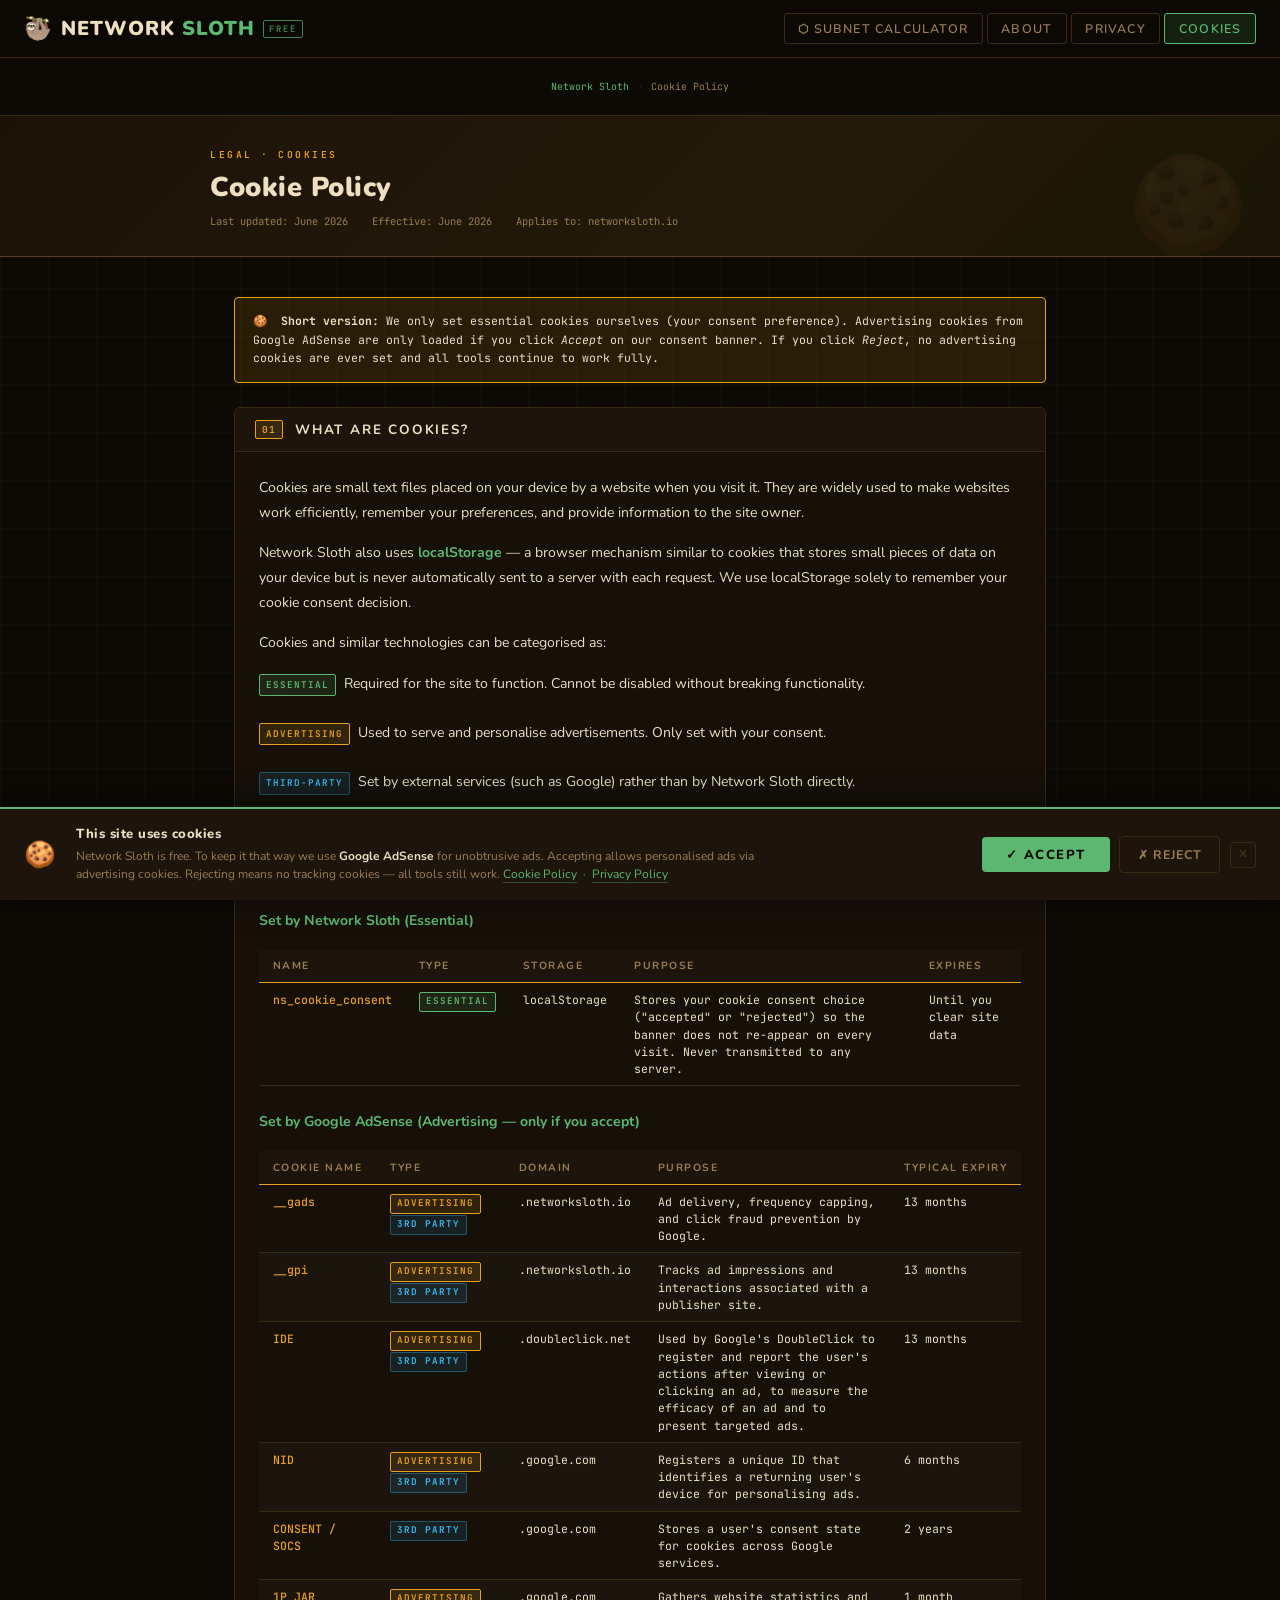
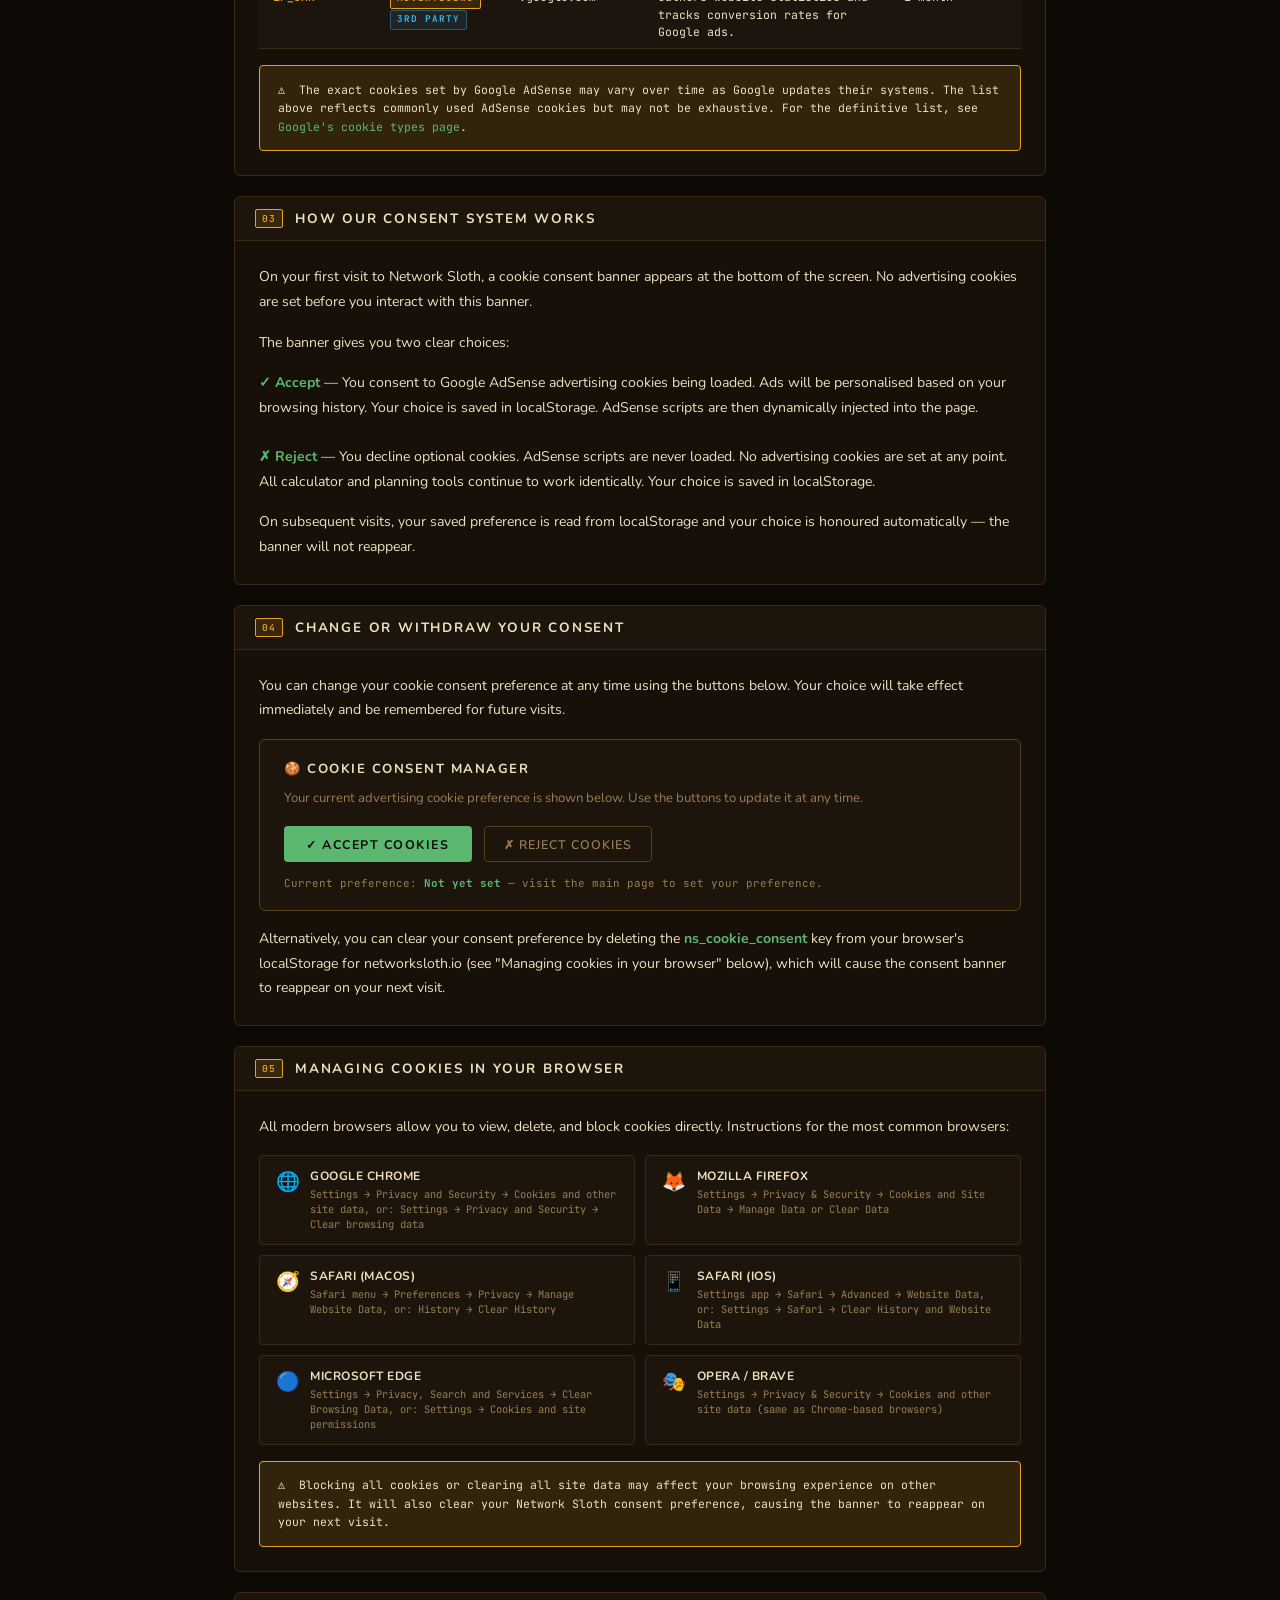
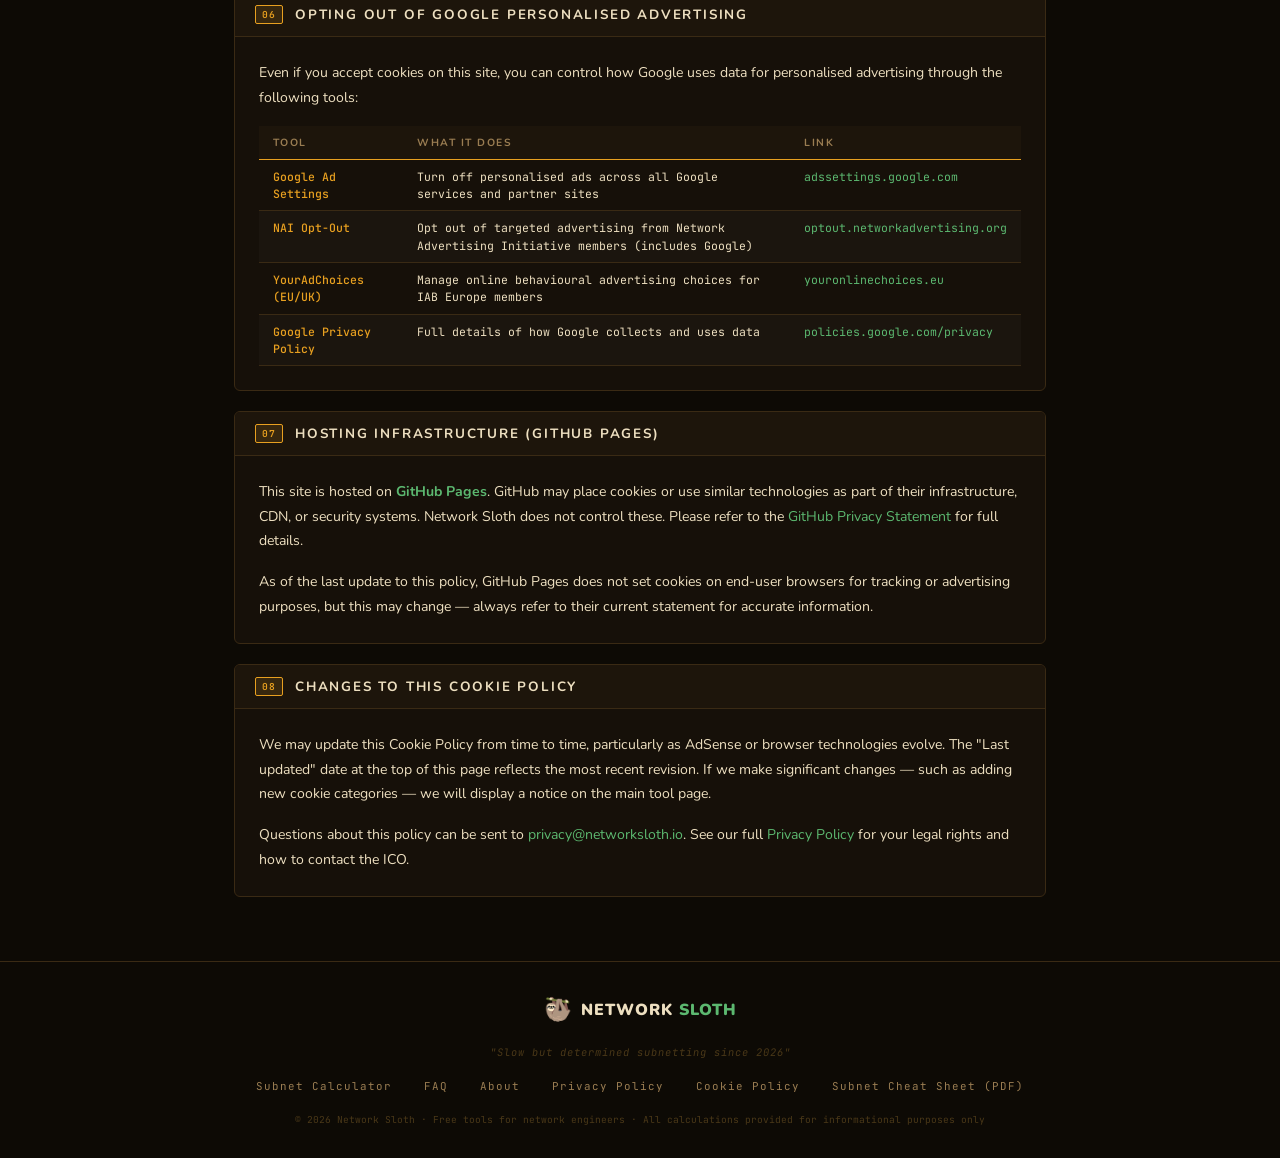
<file: cookie-policy.html>
<!DOCTYPE html>
<html lang="en">
<head>
  <meta charset="UTF-8">
  <meta name="viewport" content="width=device-width, initial-scale=1.0">
  <title>Cookie Policy — Network Sloth</title>
  <meta name="description" content="Cookie Policy for Network Sloth — what cookies we use, why, and how to manage or opt out including Google AdSense advertising cookies.">
  <meta name="robots" content="noindex, follow">
  <link rel="canonical" href="https://networksloth.io/cookie-policy.html">
  <link rel="preconnect" href="https://fonts.googleapis.com">
  <link href="https://fonts.googleapis.com/css2?family=Nunito:wght@400;600;700;800;900&family=JetBrains+Mono:wght@300;400;500;600&display=swap" rel="stylesheet">
  <style>
    :root {
      --bg-deep:       #0d0a05;
      --bg-panel:      #161009;
      --bg-card:       #1d150b;
      --bg-hover:      #271c0e;
      --border:        #3a2a14;
      --border-bright: #56401e;
      --accent:        #5cb870;
      --accent-dim:    rgba(92,184,112,0.13);
      --accent-glow:   rgba(92,184,112,0.32);
      --amber:         #e8a020;
      --amber-dim:     rgba(232,160,32,0.13);
      --red:           #e8505f;
      --red-dim:       rgba(232,80,95,0.13);
      --text-primary:  #eddfc0;
      --text-secondary:#9a7d52;
      --text-dim:      #4a3818;
      --font-display:  'Nunito', sans-serif;
      --font-mono:     'JetBrains Mono', monospace;
      --font-body:     'Nunito', sans-serif;
    }

    *, *::before, *::after { box-sizing: border-box; margin: 0; padding: 0; }
    html { scroll-behavior: smooth; }

    body {
      background: var(--bg-deep);
      color: var(--text-primary);
      font-family: var(--font-body);
      font-weight: 400;
      min-height: 100vh;
      overflow-x: hidden;
    }

    body::before {
      content: '';
      position: fixed;
      inset: 0;
      background-image:
        linear-gradient(rgba(92,184,112,0.04) 1px, transparent 1px),
        linear-gradient(90deg, rgba(92,184,112,0.04) 1px, transparent 1px);
      background-size: 48px 48px;
      pointer-events: none;
      z-index: 0;
    }

    /* ── NAV ── */
    nav {
      position: sticky;
      top: 0;
      z-index: 200;
      height: 58px;
      background: rgba(13,10,5,0.96);
      border-bottom: 1px solid var(--border);
      backdrop-filter: blur(12px);
      display: flex;
      align-items: center;
      justify-content: space-between;
      padding: 0 1.5rem;
      gap: 1rem;
    }
    .logo {
      font-family: var(--font-display);
      font-size: 1.25rem;
      font-weight: 900;
      letter-spacing: 1px;
      text-transform: uppercase;
      color: var(--text-primary);
      text-decoration: none;
      display: flex;
      align-items: center;
      gap: 0.5rem;
    }
    .logo em { color: var(--accent); font-style: normal; }
    .nav-badge {
      font-family: var(--font-mono);
      font-size: 0.55rem;
      font-weight: 600;
      letter-spacing: 2px;
      text-transform: uppercase;
      color: var(--accent);
      border: 1px solid var(--accent);
      border-radius: 2px;
      padding: 2px 5px;
      opacity: 0.7;
    }
    .nav-back {
      font-family: var(--font-display);
      font-size: 0.78rem;
      font-weight: 600;
      letter-spacing: 1px;
      text-transform: uppercase;
      color: var(--text-secondary);
      text-decoration: none;
      padding: 0.35rem 0.85rem;
      border: 1px solid var(--border);
      border-radius: 3px;
      transition: all 0.18s;
    }
    .nav-back:hover { border-color: var(--accent); color: var(--accent); background: var(--accent-dim); }
    .nav-tools { display: flex; gap: 4px; flex-wrap: nowrap; overflow: hidden; min-width: 0; align-items: center; }
    .nav-tools a {
      font-family: var(--font-display); font-size: 0.78rem; font-weight: 600;
      letter-spacing: 1.2px; text-transform: uppercase; text-decoration: none;
      padding: 0.35rem 0.85rem; border: 1px solid var(--border); border-radius: 3px;
      color: var(--text-secondary); transition: all 0.18s ease; white-space: nowrap;
    }
    .nav-tools a:hover { border-color: var(--accent); color: var(--accent); background: var(--accent-dim); }
    .nav-tools a.current { border-color: var(--accent); color: var(--accent); background: var(--accent-dim); }
    .page-hero {
      position: relative;
      z-index: 1;
      background: linear-gradient(135deg, #1c1208 0%, #231a0a 60%, #1a1506 100%);
      border-bottom: 1px solid var(--border-bright);
      padding: 2rem 2rem 1.75rem;
      overflow: hidden;
    }
    .page-hero::after {
      content: '🍪';
      position: absolute;
      right: 2rem;
      bottom: -1rem;
      font-size: 6rem;
      opacity: 0.06;
      pointer-events: none;
    }
    .page-hero-inner { max-width: 860px; margin: 0 auto; }
    .page-tag {
      font-family: var(--font-mono);
      font-size: 0.6rem;
      font-weight: 600;
      letter-spacing: 2.5px;
      text-transform: uppercase;
      color: var(--amber);
      margin-bottom: 0.5rem;
    }
    .page-title {
      font-family: var(--font-display);
      font-size: 1.7rem;
      font-weight: 900;
      color: var(--text-primary);
      letter-spacing: 0.5px;
      margin-bottom: 0.5rem;
    }
    .page-meta {
      font-family: var(--font-mono);
      font-size: 0.65rem;
      color: var(--text-secondary);
      display: flex;
      gap: 1.5rem;
      flex-wrap: wrap;
    }

    /* ── CONTENT LAYOUT ── */
    .content-outer {
      position: relative;
      z-index: 1;
      max-width: 860px;
      margin: 2.5rem auto 4rem;
      padding: 0 1.5rem;
    }

    /* ── POLICY SECTIONS ── */
    .policy-section {
      background: var(--bg-panel);
      border: 1px solid var(--border);
      border-radius: 6px;
      overflow: hidden;
      margin-bottom: 1.25rem;
    }
    .policy-section-header {
      display: flex;
      align-items: center;
      gap: 0.75rem;
      padding: 0.75rem 1.25rem;
      background: var(--bg-card);
      border-bottom: 1px solid var(--border);
    }
    .section-num {
      font-family: var(--font-mono);
      font-size: 0.6rem;
      font-weight: 600;
      letter-spacing: 1px;
      color: var(--amber);
      background: var(--amber-dim);
      border: 1px solid var(--amber);
      border-radius: 2px;
      padding: 2px 6px;
      flex-shrink: 0;
    }
    .section-title {
      font-family: var(--font-display);
      font-size: 0.84rem;
      font-weight: 700;
      letter-spacing: 1.8px;
      text-transform: uppercase;
      color: var(--text-primary);
    }
    .policy-body {
      padding: 1.5rem;
      display: flex;
      flex-direction: column;
      gap: 1rem;
    }
    .policy-body p {
      font-size: 0.88rem;
      line-height: 1.75;
      color: var(--text-primary);
    }
    .policy-body p strong { color: var(--accent); font-weight: 700; }
    .policy-body a { color: var(--accent); text-decoration: none; }
    .policy-body a:hover { text-decoration: underline; }

    /* Info boxes */
    .info-box {
      padding: 0.9rem 1.1rem;
      background: var(--accent-dim);
      border: 1px solid var(--accent);
      border-radius: 4px;
      font-family: var(--font-mono);
      font-size: 0.72rem;
      color: var(--text-primary);
      line-height: 1.6;
    }
    .info-box.amber { background: var(--amber-dim); border-color: var(--amber); }
    .info-box.red   { background: var(--red-dim);   border-color: var(--red); }

    /* Data table */
    .data-table {
      width: 100%;
      border-collapse: collapse;
      font-size: 0.82rem;
    }
    .data-table th {
      font-family: var(--font-display);
      font-size: 0.65rem;
      font-weight: 700;
      letter-spacing: 1.5px;
      text-transform: uppercase;
      color: var(--text-secondary);
      padding: 0.55rem 0.85rem;
      background: var(--bg-card);
      border-bottom: 1px solid var(--amber);
      text-align: left;
      white-space: nowrap;
    }
    .data-table td {
      font-family: var(--font-mono);
      font-size: 0.72rem;
      padding: 0.5rem 0.85rem;
      border-bottom: 1px solid var(--border);
      color: var(--text-primary);
      vertical-align: top;
      line-height: 1.5;
    }
    .data-table tr:nth-child(even) td { background: rgba(255,255,255,0.018); }
    .data-table td:first-child { color: var(--amber); font-weight: 500; }

    /* Cookie type badges */
    .badge {
      display: inline-block;
      font-family: var(--font-mono);
      font-size: 0.58rem;
      font-weight: 600;
      letter-spacing: 1px;
      text-transform: uppercase;
      padding: 2px 6px;
      border-radius: 2px;
      white-space: nowrap;
    }
    .badge-essential { color: var(--accent); background: var(--accent-dim); border: 1px solid var(--accent); }
    .badge-ad        { color: var(--amber);  background: var(--amber-dim);  border: 1px solid var(--amber); }
    .badge-third     { color: #38bdf8;       background: rgba(56,189,248,0.1); border: 1px solid rgba(56,189,248,0.35); }

    /* Consent manager box */
    .consent-box {
      background: var(--bg-card);
      border: 1px solid var(--border-bright);
      border-radius: 6px;
      padding: 1.25rem 1.5rem;
    }
    .consent-box h3 {
      font-family: var(--font-display);
      font-size: 0.82rem;
      font-weight: 700;
      letter-spacing: 1.5px;
      text-transform: uppercase;
      color: var(--text-primary);
      margin-bottom: 0.6rem;
    }
    .consent-box p {
      font-size: 0.82rem;
      line-height: 1.7;
      color: var(--text-secondary);
      margin-bottom: 1rem;
    }
    .consent-btn-row { display: flex; gap: 0.75rem; flex-wrap: wrap; }
    .consent-btn-accept {
      padding: 0.55rem 1.4rem;
      background: var(--accent);
      color: var(--bg-deep);
      border: none;
      border-radius: 4px;
      font-family: var(--font-display);
      font-size: 0.78rem;
      font-weight: 700;
      letter-spacing: 1.5px;
      text-transform: uppercase;
      cursor: pointer;
      transition: all 0.18s;
    }
    .consent-btn-accept:hover { background: #00f0c2; box-shadow: 0 0 14px var(--accent-glow); }
    .consent-btn-reject {
      padding: 0.55rem 1.2rem;
      background: transparent;
      border: 1px solid var(--border-bright);
      border-radius: 4px;
      color: var(--text-secondary);
      font-family: var(--font-display);
      font-size: 0.78rem;
      font-weight: 600;
      letter-spacing: 1px;
      text-transform: uppercase;
      cursor: pointer;
      transition: all 0.18s;
    }
    .consent-btn-reject:hover { border-color: var(--text-secondary); color: var(--text-primary); }
    .consent-status {
      margin-top: 0.85rem;
      font-family: var(--font-mono);
      font-size: 0.68rem;
      color: var(--text-secondary);
    }
    .consent-status strong { color: var(--accent); }
    .consent-status strong.rejected { color: var(--red); }

    /* How to manage grid */
    .browser-grid {
      display: grid;
      grid-template-columns: 1fr 1fr;
      gap: 0.65rem;
    }
    @media (max-width: 520px) { .browser-grid { grid-template-columns: 1fr; } }

    .browser-card {
      padding: 0.75rem 1rem;
      background: var(--bg-card);
      border: 1px solid var(--border);
      border-radius: 4px;
      display: flex;
      gap: 0.65rem;
      align-items: flex-start;
    }
    .browser-icon { font-size: 1.2rem; flex-shrink: 0; margin-top: 0.05rem; }
    .browser-name {
      font-family: var(--font-display);
      font-size: 0.75rem;
      font-weight: 700;
      letter-spacing: 0.5px;
      text-transform: uppercase;
      color: var(--text-primary);
      margin-bottom: 0.15rem;
    }
    .browser-path {
      font-family: var(--font-mono);
      font-size: 0.65rem;
      color: var(--text-secondary);
      line-height: 1.45;
    }

    /* ── FOOTER ── */
    footer {
      position: relative;
      z-index: 1;
      margin-top: 3rem;
      border-top: 1px solid var(--border);
      padding: 2rem 1.5rem;
    }
    .footer-inner {
      max-width: 900px;
      margin: 0 auto;
      display: flex;
      flex-direction: column;
      align-items: center;
      gap: 1.25rem;
    }
    .footer-nav {
      display: flex;
      gap: 2rem;
      flex-wrap: wrap;
      justify-content: center;
    }
    .footer-nav a {
      font-family: var(--font-mono);
      font-size: 0.68rem;
      letter-spacing: 1px;
      color: var(--text-secondary);
      text-decoration: none;
      transition: color 0.18s;
    }
    .footer-nav a:hover { color: var(--accent); }
    .footer-copy {
      font-family: var(--font-mono);
      font-size: 0.6rem;
      color: var(--text-dim);
      text-align: center;
    }

    @media (max-width: 600px) {
      nav { padding: 0 1rem; }
      .nav-tools { display: none; }
      .page-hero { padding: 1.5rem 1rem; }
      .content-outer { padding: 0 0.75rem; }
      .policy-body { padding: 1.1rem; }
    }
  </style>
</head>
<body>

<nav>
  <a class="logo" href="index.html" aria-label="Network Sloth — home">
    <span style="font-size:1.4rem">🦥</span>
    <span>NETWORK <em>SLOTH</em></span>
    <span class="nav-badge">FREE</span>
  </a>
  <div class="nav-tools">
    <a href="index.html">⬡ Subnet Calculator</a>
    <a href="about.html">About</a>
    <a href="privacy-policy.html">Privacy</a>
    <a href="cookie-policy.html" class="current" aria-current="page">Cookies</a>
  </div>
</nav>

<!-- Breadcrumb -->
<nav aria-label="Breadcrumb" style="position:relative;z-index:1;padding:0.5rem 1.5rem;background:var(--bg-deep);border-bottom:1px solid var(--border)">
  <ol style="list-style:none;display:flex;gap:0.5rem;align-items:center;max-width:860px;margin:0 auto;font-family:var(--font-mono);font-size:0.62rem;color:var(--text-dim)">
    <li><a href="index.html" style="color:var(--accent);text-decoration:none">Network Sloth</a></li>
    <li style="opacity:0.4">›</li>
    <li style="color:var(--text-secondary)" aria-current="page">Cookie Policy</li>
  </ol>
</nav>

<div class="page-hero">
  <div class="page-hero-inner">
    <div class="page-tag">Legal · Cookies</div>
    <div class="page-title">Cookie Policy</div>
    <div class="page-meta">
      <span>Last updated: June 2026</span>
      <span>Effective: June 2026</span>
      <span>Applies to: networksloth.io</span>
    </div>
  </div>
</div>

<div class="content-outer">

  <div class="info-box amber" style="margin-bottom:1.5rem">
    🍪 &nbsp;<strong>Short version:</strong> We only set essential cookies ourselves (your consent preference). Advertising cookies from Google AdSense are only loaded if you click <em>Accept</em> on our consent banner. If you click <em>Reject</em>, no advertising cookies are ever set and all tools continue to work fully.
  </div>

  <!-- 1. WHAT ARE COOKIES -->
  <div class="policy-section">
    <div class="policy-section-header">
      <span class="section-num">01</span>
      <span class="section-title">What Are Cookies?</span>
    </div>
    <div class="policy-body">
      <p>Cookies are small text files placed on your device by a website when you visit it. They are widely used to make websites work efficiently, remember your preferences, and provide information to the site owner.</p>
      <p>Network Sloth also uses <strong>localStorage</strong> — a browser mechanism similar to cookies that stores small pieces of data on your device but is never automatically sent to a server with each request. We use localStorage solely to remember your cookie consent decision.</p>
      <p>Cookies and similar technologies can be categorised as:</p>
      <p>
        <span class="badge badge-essential">Essential</span> &nbsp;Required for the site to function. Cannot be disabled without breaking functionality.<br><br>
        <span class="badge badge-ad">Advertising</span> &nbsp;Used to serve and personalise advertisements. Only set with your consent.<br><br>
        <span class="badge badge-third">Third-Party</span> &nbsp;Set by external services (such as Google) rather than by Network Sloth directly.
      </p>
    </div>
  </div>

  <!-- 2. COOKIES WE USE -->
  <div class="policy-section">
    <div class="policy-section-header">
      <span class="section-num">02</span>
      <span class="section-title">Cookies &amp; Storage Used on This Site</span>
    </div>
    <div class="policy-body">

      <p><strong>Set by Network Sloth (Essential)</strong></p>
      <table class="data-table">
        <thead>
          <tr>
            <th>Name</th>
            <th>Type</th>
            <th>Storage</th>
            <th>Purpose</th>
            <th>Expires</th>
          </tr>
        </thead>
        <tbody>
          <tr>
            <td>ns_cookie_consent</td>
            <td><span class="badge badge-essential">Essential</span></td>
            <td>localStorage</td>
            <td>Stores your cookie consent choice ("accepted" or "rejected") so the banner does not re-appear on every visit. Never transmitted to any server.</td>
            <td>Until you clear site data</td>
          </tr>
        </tbody>
      </table>

      <p style="margin-top:0.5rem"><strong>Set by Google AdSense (Advertising — only if you accept)</strong></p>
      <table class="data-table">
        <thead>
          <tr>
            <th>Cookie Name</th>
            <th>Type</th>
            <th>Domain</th>
            <th>Purpose</th>
            <th>Typical Expiry</th>
          </tr>
        </thead>
        <tbody>
          <tr>
            <td>__gads</td>
            <td><span class="badge badge-ad">Advertising</span> <span class="badge badge-third">3rd Party</span></td>
            <td>.networksloth.io</td>
            <td>Ad delivery, frequency capping, and click fraud prevention by Google.</td>
            <td>13 months</td>
          </tr>
          <tr>
            <td>__gpi</td>
            <td><span class="badge badge-ad">Advertising</span> <span class="badge badge-third">3rd Party</span></td>
            <td>.networksloth.io</td>
            <td>Tracks ad impressions and interactions associated with a publisher site.</td>
            <td>13 months</td>
          </tr>
          <tr>
            <td>IDE</td>
            <td><span class="badge badge-ad">Advertising</span> <span class="badge badge-third">3rd Party</span></td>
            <td>.doubleclick.net</td>
            <td>Used by Google's DoubleClick to register and report the user's actions after viewing or clicking an ad, to measure the efficacy of an ad and to present targeted ads.</td>
            <td>13 months</td>
          </tr>
          <tr>
            <td>NID</td>
            <td><span class="badge badge-ad">Advertising</span> <span class="badge badge-third">3rd Party</span></td>
            <td>.google.com</td>
            <td>Registers a unique ID that identifies a returning user's device for personalising ads.</td>
            <td>6 months</td>
          </tr>
          <tr>
            <td>CONSENT / SOCS</td>
            <td><span class="badge badge-third">3rd Party</span></td>
            <td>.google.com</td>
            <td>Stores a user's consent state for cookies across Google services.</td>
            <td>2 years</td>
          </tr>
          <tr>
            <td>1P_JAR</td>
            <td><span class="badge badge-ad">Advertising</span> <span class="badge badge-third">3rd Party</span></td>
            <td>.google.com</td>
            <td>Gathers website statistics and tracks conversion rates for Google ads.</td>
            <td>1 month</td>
          </tr>
        </tbody>
      </table>

      <div class="info-box amber">
        ⚠ &nbsp;The exact cookies set by Google AdSense may vary over time as Google updates their systems. The list above reflects commonly used AdSense cookies but may not be exhaustive. For the definitive list, see <a href="https://policies.google.com/technologies/cookies" target="_blank" rel="noopener">Google's cookie types page</a>.
      </div>
    </div>
  </div>

  <!-- 3. HOW CONSENT WORKS -->
  <div class="policy-section">
    <div class="policy-section-header">
      <span class="section-num">03</span>
      <span class="section-title">How Our Consent System Works</span>
    </div>
    <div class="policy-body">
      <p>On your first visit to Network Sloth, a cookie consent banner appears at the bottom of the screen. No advertising cookies are set before you interact with this banner.</p>
      <p>The banner gives you two clear choices:</p>
      <p>
        <strong>✓ Accept</strong> — You consent to Google AdSense advertising cookies being loaded. Ads will be personalised based on your browsing history. Your choice is saved in localStorage. AdSense scripts are then dynamically injected into the page.<br><br>
        <strong>✗ Reject</strong> — You decline optional cookies. AdSense scripts are never loaded. No advertising cookies are set at any point. All calculator and planning tools continue to work identically. Your choice is saved in localStorage.
      </p>
      <p>On subsequent visits, your saved preference is read from localStorage and your choice is honoured automatically — the banner will not reappear.</p>
    </div>
  </div>

  <!-- 4. MANAGE / CHANGE CONSENT -->
  <div class="policy-section">
    <div class="policy-section-header">
      <span class="section-num">04</span>
      <span class="section-title">Change or Withdraw Your Consent</span>
    </div>
    <div class="policy-body">
      <p>You can change your cookie consent preference at any time using the buttons below. Your choice will take effect immediately and be remembered for future visits.</p>

      <div class="consent-box">
        <h3>🍪 Cookie Consent Manager</h3>
        <p>Your current advertising cookie preference is shown below. Use the buttons to update it at any time.</p>
        <div class="consent-btn-row">
          <button class="consent-btn-accept" onclick="updateConsent(true)">✓ Accept Cookies</button>
          <button class="consent-btn-reject" onclick="updateConsent(false)">✗ Reject Cookies</button>
        </div>
        <div class="consent-status" id="consent-status">Reading preference…</div>
      </div>

      <p>Alternatively, you can clear your consent preference by deleting the <strong>ns_cookie_consent</strong> key from your browser's localStorage for networksloth.io (see "Managing cookies in your browser" below), which will cause the consent banner to reappear on your next visit.</p>
    </div>
  </div>

  <!-- 5. BROWSER CONTROLS -->
  <div class="policy-section">
    <div class="policy-section-header">
      <span class="section-num">05</span>
      <span class="section-title">Managing Cookies in Your Browser</span>
    </div>
    <div class="policy-body">
      <p>All modern browsers allow you to view, delete, and block cookies directly. Instructions for the most common browsers:</p>
      <div class="browser-grid">
        <div class="browser-card">
          <div class="browser-icon">🌐</div>
          <div>
            <div class="browser-name">Google Chrome</div>
            <div class="browser-path">Settings → Privacy and Security → Cookies and other site data, or: Settings → Privacy and Security → Clear browsing data</div>
          </div>
        </div>
        <div class="browser-card">
          <div class="browser-icon">🦊</div>
          <div>
            <div class="browser-name">Mozilla Firefox</div>
            <div class="browser-path">Settings → Privacy &amp; Security → Cookies and Site Data → Manage Data or Clear Data</div>
          </div>
        </div>
        <div class="browser-card">
          <div class="browser-icon">🧭</div>
          <div>
            <div class="browser-name">Safari (macOS)</div>
            <div class="browser-path">Safari menu → Preferences → Privacy → Manage Website Data, or: History → Clear History</div>
          </div>
        </div>
        <div class="browser-card">
          <div class="browser-icon">📱</div>
          <div>
            <div class="browser-name">Safari (iOS)</div>
            <div class="browser-path">Settings app → Safari → Advanced → Website Data, or: Settings → Safari → Clear History and Website Data</div>
          </div>
        </div>
        <div class="browser-card">
          <div class="browser-icon">🔵</div>
          <div>
            <div class="browser-name">Microsoft Edge</div>
            <div class="browser-path">Settings → Privacy, Search and Services → Clear Browsing Data, or: Settings → Cookies and site permissions</div>
          </div>
        </div>
        <div class="browser-card">
          <div class="browser-icon">🎭</div>
          <div>
            <div class="browser-name">Opera / Brave</div>
            <div class="browser-path">Settings → Privacy &amp; Security → Cookies and other site data (same as Chrome-based browsers)</div>
          </div>
        </div>
      </div>
      <div class="info-box amber">
        ⚠ &nbsp;Blocking all cookies or clearing all site data may affect your browsing experience on other websites. It will also clear your Network Sloth consent preference, causing the banner to reappear on your next visit.
      </div>
    </div>
  </div>

  <!-- 6. OPT OUT OF GOOGLE ADS -->
  <div class="policy-section">
    <div class="policy-section-header">
      <span class="section-num">06</span>
      <span class="section-title">Opting Out of Google Personalised Advertising</span>
    </div>
    <div class="policy-body">
      <p>Even if you accept cookies on this site, you can control how Google uses data for personalised advertising through the following tools:</p>
      <table class="data-table">
        <thead>
          <tr><th>Tool</th><th>What It Does</th><th>Link</th></tr>
        </thead>
        <tbody>
          <tr>
            <td>Google Ad Settings</td>
            <td>Turn off personalised ads across all Google services and partner sites</td>
            <td><a href="https://adssettings.google.com" target="_blank" rel="noopener">adssettings.google.com</a></td>
          </tr>
          <tr>
            <td>NAI Opt-Out</td>
            <td>Opt out of targeted advertising from Network Advertising Initiative members (includes Google)</td>
            <td><a href="https://optout.networkadvertising.org/" target="_blank" rel="noopener">optout.networkadvertising.org</a></td>
          </tr>
          <tr>
            <td>YourAdChoices (EU/UK)</td>
            <td>Manage online behavioural advertising choices for IAB Europe members</td>
            <td><a href="https://www.youronlinechoices.eu/" target="_blank" rel="noopener">youronlinechoices.eu</a></td>
          </tr>
          <tr>
            <td>Google Privacy Policy</td>
            <td>Full details of how Google collects and uses data</td>
            <td><a href="https://policies.google.com/privacy" target="_blank" rel="noopener">policies.google.com/privacy</a></td>
          </tr>
        </tbody>
      </table>
    </div>
  </div>

  <!-- 7. GITHUB PAGES -->
  <div class="policy-section">
    <div class="policy-section-header">
      <span class="section-num">07</span>
      <span class="section-title">Hosting Infrastructure (GitHub Pages)</span>
    </div>
    <div class="policy-body">
      <p>This site is hosted on <strong>GitHub Pages</strong>. GitHub may place cookies or use similar technologies as part of their infrastructure, CDN, or security systems. Network Sloth does not control these. Please refer to the <a href="https://docs.github.com/en/site-policy/privacy-policies/github-general-privacy-statement" target="_blank" rel="noopener">GitHub Privacy Statement</a> for full details.</p>
      <p>As of the last update to this policy, GitHub Pages does not set cookies on end-user browsers for tracking or advertising purposes, but this may change — always refer to their current statement for accurate information.</p>
    </div>
  </div>

  <!-- 8. CHANGES -->
  <div class="policy-section">
    <div class="policy-section-header">
      <span class="section-num">08</span>
      <span class="section-title">Changes to This Cookie Policy</span>
    </div>
    <div class="policy-body">
      <p>We may update this Cookie Policy from time to time, particularly as AdSense or browser technologies evolve. The "Last updated" date at the top of this page reflects the most recent revision. If we make significant changes — such as adding new cookie categories — we will display a notice on the main tool page.</p>
      <p>Questions about this policy can be sent to <a href="mailto:privacy@networksloth.io">privacy@networksloth.io</a>. See our full <a href="privacy-policy.html">Privacy Policy</a> for your legal rights and how to contact the ICO.</p>
    </div>
  </div>

</div>

<footer>
  <div class="footer-inner">
    <a class="logo" href="index.html" style="font-size:1rem;text-decoration:none" aria-label="Network Sloth — home">
      <span style="font-size:1.4rem">🦥</span>
      <span>NETWORK <em>SLOTH</em></span>
    </a>
    <div style="font-family:var(--font-mono);font-size:0.65rem;color:var(--text-dim);letter-spacing:1px;text-align:center;font-style:italic">
      "Slow but determined subnetting since 2026"
    </div>
    <div class="footer-nav">
      <a href="index.html">Subnet Calculator</a>
      <a href="index.html#faq">FAQ</a>
      <a href="about.html">About</a>
      <a href="privacy-policy.html">Privacy Policy</a>
      <a href="cookie-policy.html" aria-current="page">Cookie Policy</a>
      <a href="subnetting_cheat_sheet_1.pdf" target="_blank" rel="noopener">Subnet Cheat Sheet (PDF)</a>
    </div>
    <div class="footer-copy">
      © 2026 Network Sloth · Free tools for network engineers · All calculations provided for informational purposes only
    </div>
  </div>
</footer>

<!-- Single source of truth for consent state + AdSense loading.
     Also shows the site's consent banner here if no preference
     has been stored yet (visitors can land on this page first). -->
<script src="cookie-consent.js"></script>

<script>
/* ── Cookie Consent Manager UI (this page only) ──────────
   All actual consent storage / AdSense loading lives in
   cookie-consent.js — this just drives the status text and
   the two buttons above, and stays in sync via onChange(). */
function readConsentStatus() {
  const val = window.NSCookieConsent.get();
  const el  = document.getElementById('consent-status');
  if (!el) return;
  if (val === 'accepted') {
    el.innerHTML = 'Current preference: <strong>Accepted</strong> — advertising cookies are active.';
  } else if (val === 'rejected') {
    el.innerHTML = 'Current preference: <strong class="rejected">Rejected</strong> — no advertising cookies are set.';
  } else {
    el.innerHTML = 'Current preference: <strong>Not yet set</strong> — visit the main page to set your preference.';
  }
}

function updateConsent(accepted) {
  if (accepted) window.NSCookieConsent.accept();
  else window.NSCookieConsent.reject();
  /* readConsentStatus() also runs automatically via onChange() below,
     this call just makes the status text update immediately. */
  readConsentStatus();
}

window.NSCookieConsent.onChange(readConsentStatus);
readConsentStatus();
</script>
</body>
</html>
</file>
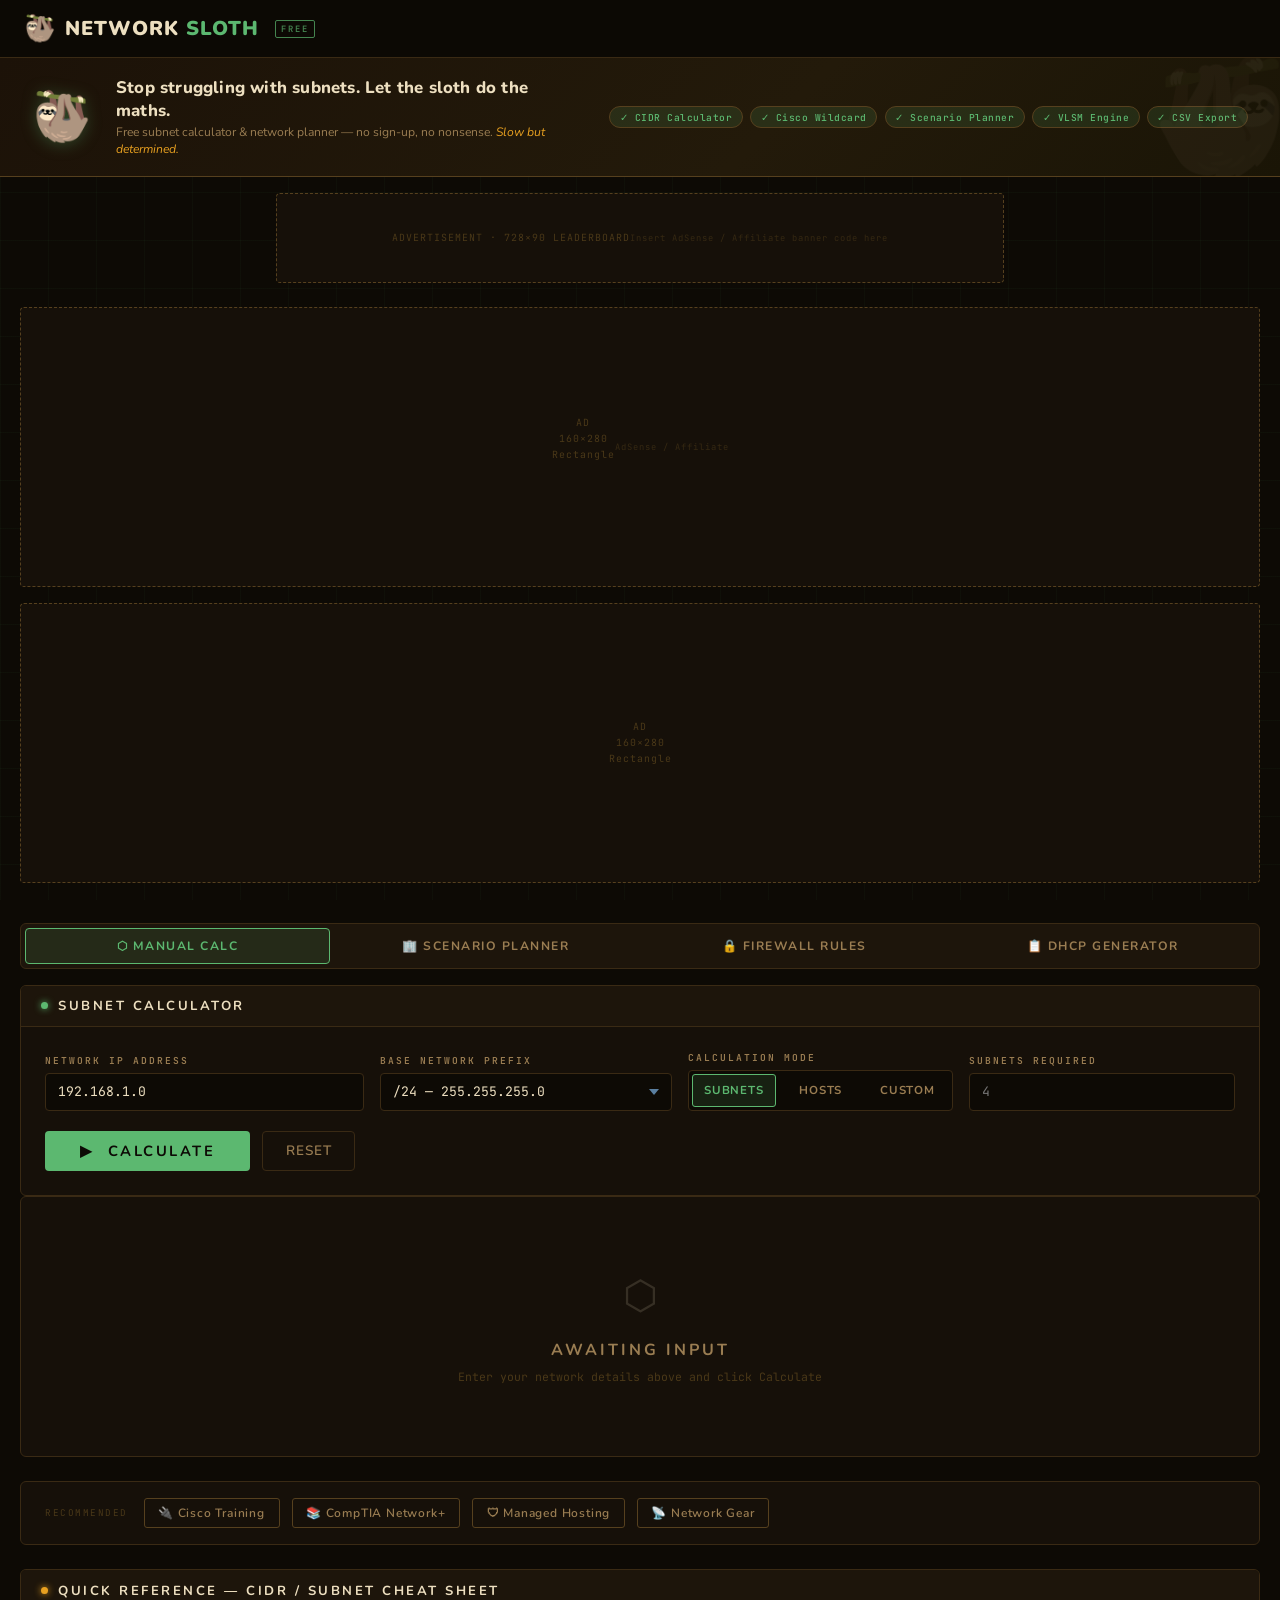
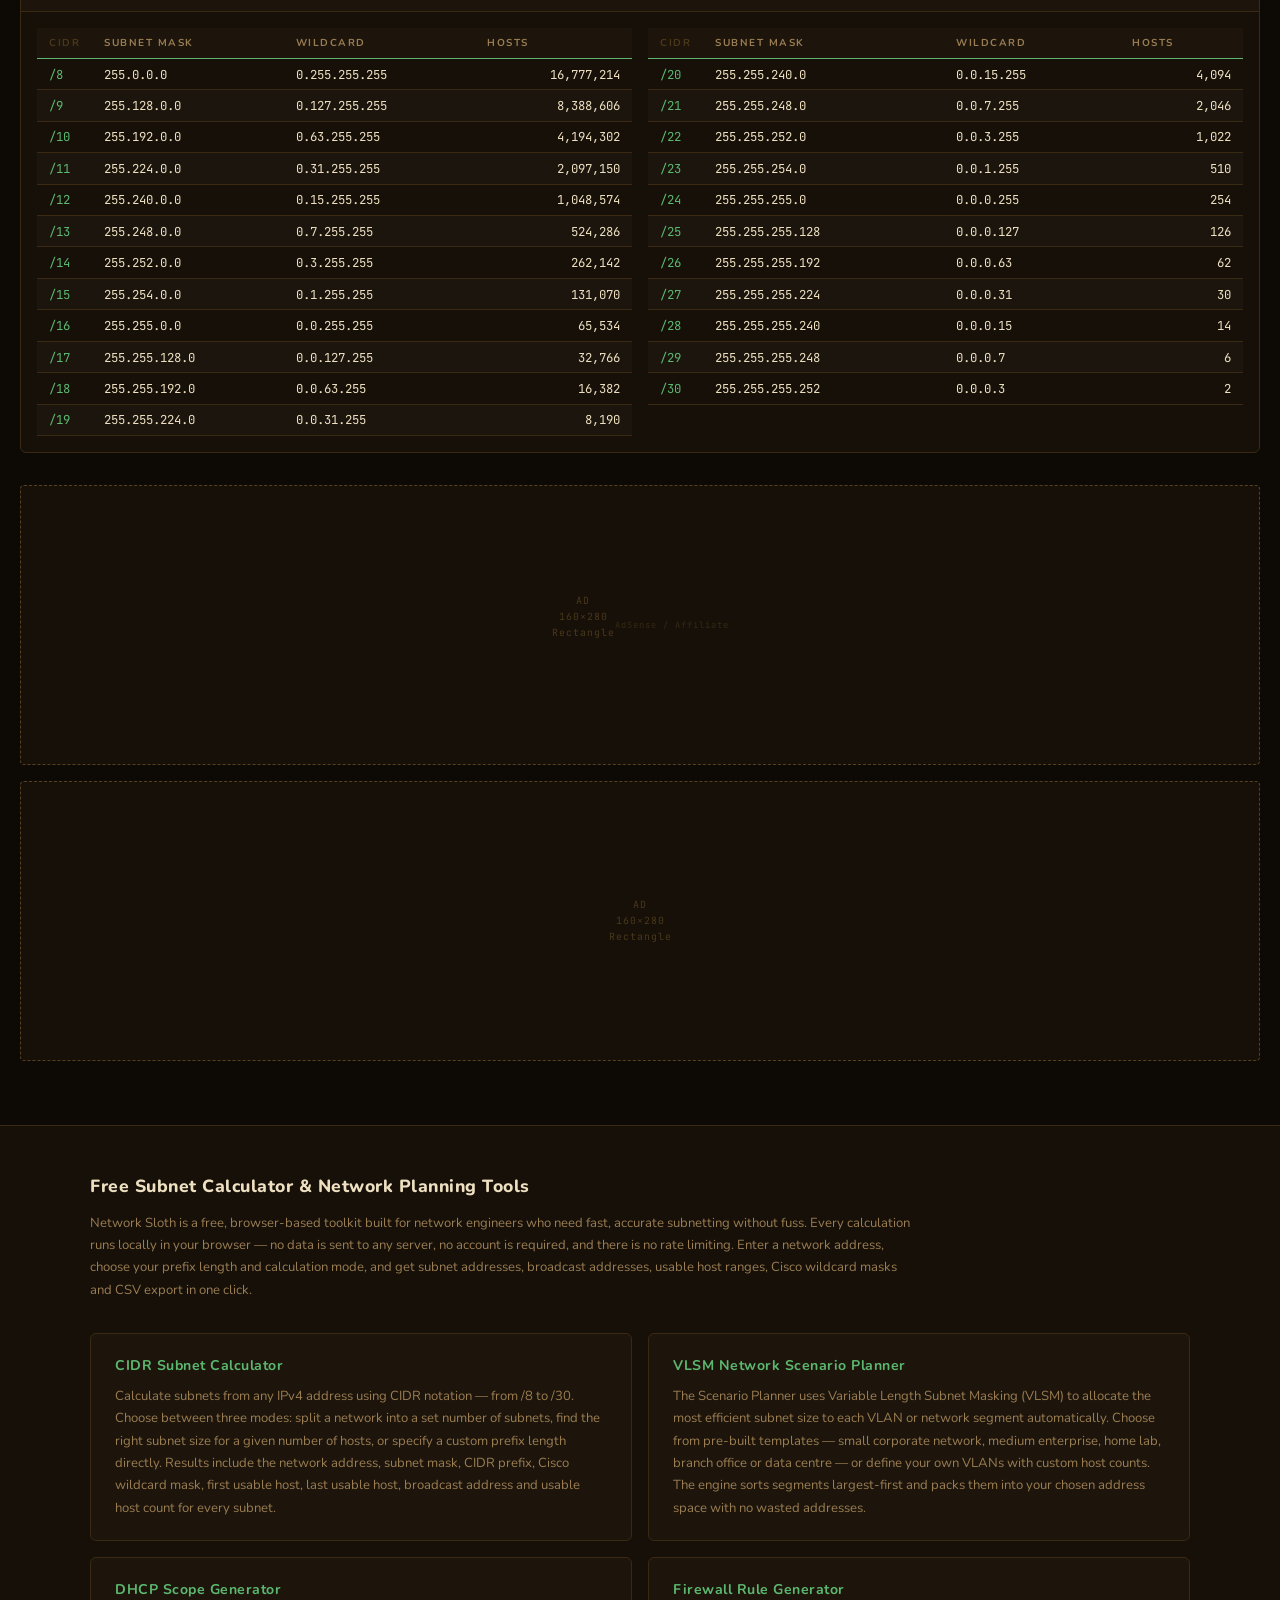
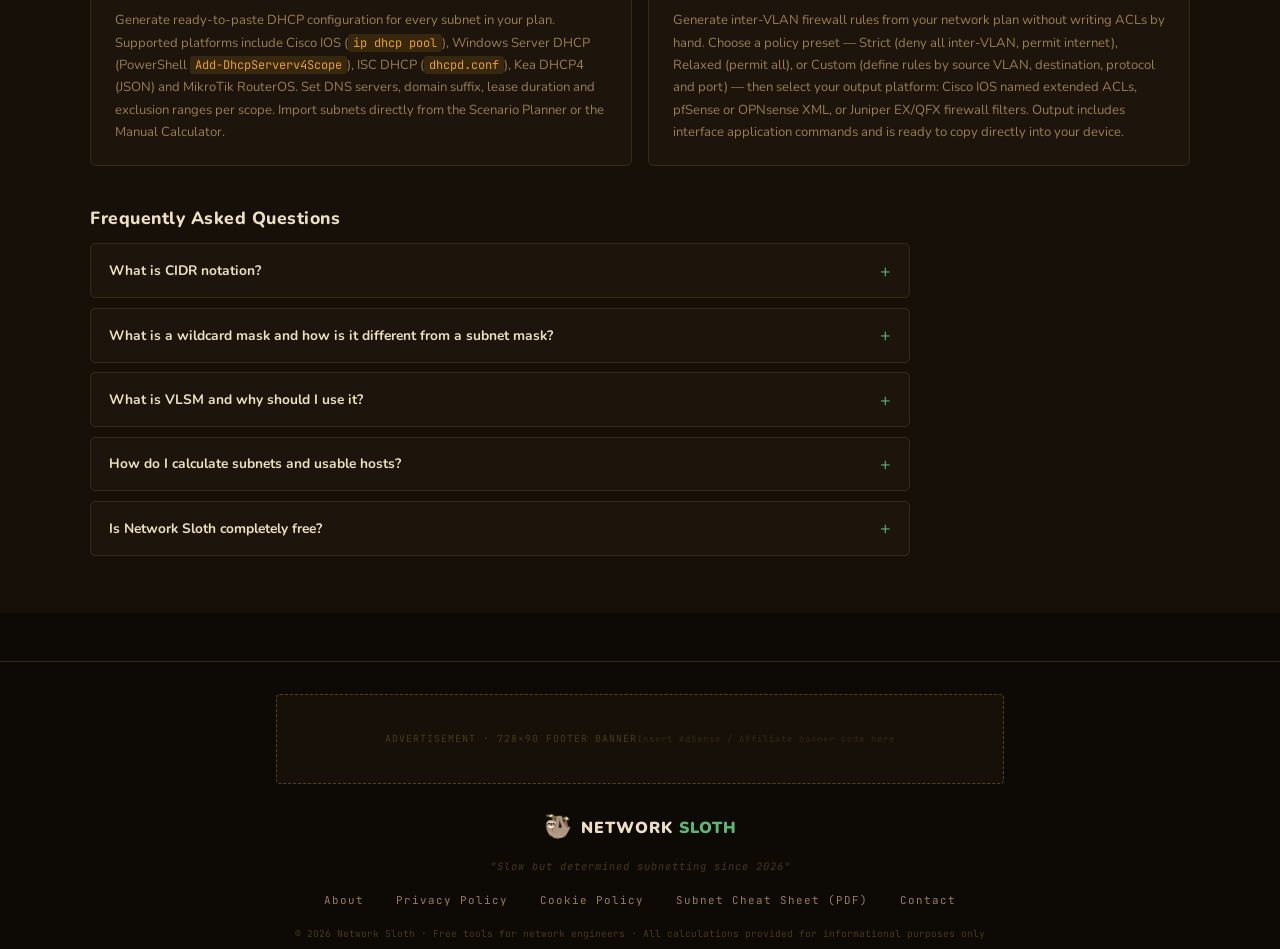
<file: index.html.html>
<!DOCTYPE html>
<html lang="en">
<head>
  <meta charset="UTF-8">
  <meta name="viewport" content="width=device-width, initial-scale=1.0">

  <!-- ── Primary SEO ───────────────────────────────────── -->
  <title>Free Subnet Calculator — CIDR, VLSM &amp; Wildcard Mask Tool | Network Sloth</title>
  <meta name="description" content="Free online subnet calculator for network engineers. Calculate CIDR subnets, Cisco wildcard masks, VLSM plans, DHCP scopes and firewall rules — no sign-up required.">
  <meta name="keywords" content="subnet calculator, CIDR calculator, wildcard mask calculator, VLSM calculator, IP subnet calculator, Cisco subnetting, DHCP scope generator, firewall rule generator, network planning tool, subnetting tool">
  <meta name="author" content="Network Sloth">
  <meta name="robots" content="index, follow">
  <meta name="theme-color" content="#0d0a05">
  <link rel="canonical" href="https://networksloth.io/">

  <!-- ── Open Graph (Facebook / LinkedIn) ─────────────── -->
  <meta property="og:type"        content="website">
  <meta property="og:url"         content="https://networksloth.io/">
  <meta property="og:site_name"   content="Network Sloth">
  <meta property="og:title"       content="Free Subnet Calculator — CIDR, VLSM &amp; Wildcard Mask Tool">
  <meta property="og:description" content="Calculate CIDR subnets, Cisco wildcard masks, VLSM network plans, DHCP scopes and firewall ACLs — free, no sign-up, no nonsense.">
  <meta property="og:image"       content="https://networksloth.io/og-image.png">
  <meta property="og:image:width" content="1200">
  <meta property="og:image:height"content="630">
  <meta property="og:locale"      content="en_GB">

  <!-- ── Twitter / X Card ─────────────────────────────── -->
  <meta name="twitter:card"        content="summary_large_image">
  <meta name="twitter:site"        content="@networksloth">
  <meta name="twitter:title"       content="Free Subnet Calculator | Network Sloth">
  <meta name="twitter:description" content="CIDR, VLSM, wildcard masks, DHCP scopes and firewall rules — free tools for network engineers.">
  <meta name="twitter:image"       content="https://networksloth.io/og-image.png">

  <!-- ── JSON-LD Structured Data ──────────────────────── -->
  <script type="application/ld+json">
  {
    "@context": "https://schema.org",
    "@graph": [
      {
        "@type": "WebSite",
        "@id": "https://networksloth.io/#website",
        "url": "https://networksloth.io/",
        "name": "Network Sloth",
        "description": "Free subnet calculator and network planning tools for network engineers",
        "potentialAction": {
          "@type": "SearchAction",
          "target": "https://networksloth.io/?q={search_term_string}",
          "query-input": "required name=search_term_string"
        }
      },
      {
        "@type": "SoftwareApplication",
        "@id": "https://networksloth.io/#app",
        "name": "Network Sloth Subnet Calculator",
        "url": "https://networksloth.io/",
        "applicationCategory": "NetworkingApplication",
        "operatingSystem": "Any (Web Browser)",
        "offers": { "@type": "Offer", "price": "0", "priceCurrency": "GBP" },
        "description": "Free online subnet calculator supporting CIDR notation, VLSM planning, Cisco wildcard masks, DHCP scope generation for Cisco IOS, Windows Server, ISC DHCP, Kea and MikroTik, plus firewall rule generation for Cisco IOS ACL, pfSense, OPNsense and Juniper.",
        "featureList": [
          "CIDR subnet calculator",
          "VLSM network planner",
          "Cisco wildcard mask calculator",
          "DHCP scope generator — Cisco, Windows Server, ISC DHCP, Kea, MikroTik",
          "Firewall rule generator — Cisco IOS ACL, pfSense, OPNsense, Juniper",
          "CSV export",
          "Scenario-based network planning"
        ]
      },
      {
        "@type": "FAQPage",
        "@id": "https://networksloth.io/#faq",
        "mainEntity": [
          {
            "@type": "Question",
            "name": "What is CIDR notation?",
            "acceptedAnswer": {
              "@type": "Answer",
              "text": "CIDR (Classless Inter-Domain Routing) notation expresses an IP address and its associated network prefix as a single string, such as 192.168.1.0/24. The number after the slash is the prefix length — it tells you how many bits are in the network portion of the address. A /24 gives 256 addresses (254 usable hosts), a /25 gives 128 addresses, and so on."
            }
          },
          {
            "@type": "Question",
            "name": "What is a wildcard mask and how does it differ from a subnet mask?",
            "acceptedAnswer": {
              "@type": "Answer",
              "text": "A subnet mask uses 1s to represent the network portion of an IP address (e.g. 255.255.255.0 for a /24). A wildcard mask is the inverse — 0s represent the network bits and 1s represent the host bits (e.g. 0.0.0.255 for a /24). Wildcard masks are used in Cisco IOS access control lists (ACLs) and OSPF configurations to define which parts of an address must match."
            }
          },
          {
            "@type": "Question",
            "name": "What is VLSM and why is it used?",
            "acceptedAnswer": {
              "@type": "Answer",
              "text": "VLSM (Variable Length Subnet Masking) allows a single network block to be divided into subnets of different sizes. Rather than giving every VLAN the same subnet size, VLSM allocates exactly the address space each segment needs — a /30 for a point-to-point WAN link, a /25 for a large office VLAN, and a /28 for a small server segment — minimising wasted IP addresses."
            }
          },
          {
            "@type": "Question",
            "name": "How do I calculate the number of subnets and hosts?",
            "acceptedAnswer": {
              "@type": "Answer",
              "text": "The number of subnets created by borrowing n bits from the host portion is 2^n. The number of usable hosts in a subnet is 2^h - 2, where h is the number of host bits remaining (subtracting 2 for the network address and broadcast address). For example, a /26 borrows 2 bits from a /24, giving 4 subnets each with 62 usable hosts (2^6 - 2 = 62)."
            }
          },
          {
            "@type": "Question",
            "name": "Which platforms does the DHCP scope generator support?",
            "acceptedAnswer": {
              "@type": "Answer",
              "text": "The Network Sloth DHCP scope generator produces ready-to-paste configuration for Cisco IOS (ip dhcp pool), Windows Server DHCP (PowerShell Add-DhcpServerv4Scope), ISC DHCP (dhcpd.conf), Kea DHCP4 (JSON), and MikroTik RouterOS."
            }
          },
          {
            "@type": "Question",
            "name": "Which platforms does the firewall rule generator support?",
            "acceptedAnswer": {
              "@type": "Answer",
              "text": "The firewall rule generator outputs Cisco IOS named extended ACLs, pfSense and OPNsense firewall rules in XML format, and Juniper EX/QFX firewall filters. Three policy presets are available: Strict (deny all inter-VLAN traffic), Relaxed (permit all), and Custom (define your own rules by source, destination, protocol and port)."
            }
          }
        ]
      }
    ]
  }
  </script>

  <link rel="preconnect" href="https://fonts.googleapis.com">
  <link href="https://fonts.googleapis.com/css2?family=Nunito:wght@400;600;700;800;900&family=JetBrains+Mono:wght@300;400;500;600&display=swap" rel="stylesheet">
  <link rel="stylesheet" href="subnet-calculator.css">
</head>
<body>

<!-- ── NAVIGATION ─────────────────────────────────────── -->
<nav>
  <div class="logo">
    <span class="logo-icon">🦥</span>
    <span>NETWORK <em>SLOTH</em></span>
    <span class="nav-badge">FREE</span>
  </div>
</nav>

<!-- ── HERO STRIP ──────────────────────────────────────── -->
<div class="hero-strip">
  <div class="hero-mascot">🦥</div>
  <div class="hero-text">
  <h1 class="hero-title">Stop struggling with subnets. Let the sloth do the maths.</h1>
    <p class="hero-sub">Free subnet calculator &amp; network planner — no sign-up, no nonsense. <em style="color:var(--amber)">Slow but determined.</em></p>
  </div>
  <div class="hero-pills">
    <span class="hero-pill">✓ CIDR Calculator</span>
    <span class="hero-pill">✓ Cisco Wildcard</span>
    <span class="hero-pill">✓ Scenario Planner</span>
    <span class="hero-pill">✓ VLSM Engine</span>
    <span class="hero-pill">✓ CSV Export</span>
  </div>
</div>

<main id="main-content">
<div class="page-outer">

  <!-- ── TOP AD ──────────────────────────────────────── -->
  <div class="ad-zone ad-leaderboard">
    <!--  REPLACE: Google AdSense 728×90 Leaderboard  -->
    ADVERTISEMENT · 728×90 LEADERBOARD<br>
    <span style="font-size:0.55rem;opacity:0.6;">Insert AdSense / Affiliate banner code here</span>
  </div>

  <div class="main-grid">

    <!-- ── LEFT SIDEBAR ────────────────────────────── -->
    <div class="sidebar-col">
      <div class="ad-zone ad-sidebar-box">
        <!--  REPLACE: 160×280 Rectangle  -->
        AD<br>160×280<br>Rectangle<br><br>
        <span style="font-size:0.55rem;opacity:0.6">AdSense / Affiliate</span>
      </div>
      <div class="ad-zone ad-sidebar-box">
        <!--  REPLACE: 160×280  -->
        AD<br>160×280<br>Rectangle
      </div>
    </div>

    <!-- ── MAIN CONTENT ─────────────────────────────── -->
    <div id="main-col">

      <!-- TAB SWITCHER -->
      <div class="tab-switcher">
        <button class="tab-btn active" id="tab-btn-manual"   onclick="switchTab('manual')">⬡ Manual Calc</button>
        <button class="tab-btn"        id="tab-btn-scenario" onclick="switchTab('scenario')">🏢 Scenario Planner</button>
        <button class="tab-btn"        id="tab-btn-firewall" onclick="switchTab('firewall')">🔒 Firewall Rules</button>
        <button class="tab-btn"        id="tab-btn-dhcp"     onclick="switchTab('dhcp')">📋 DHCP Generator</button>
      </div>

      <!-- ══ MANUAL CALCULATOR TAB ══ -->
      <div id="tab-manual">

      <!-- INPUT PANEL -->
      <div class="panel" id="input-panel">
        <div class="panel-header">
          <div class="dot dot-green"></div>
          <div class="panel-title">Subnet Calculator</div>
        </div>
        <div class="panel-body">

          <div class="input-row">

            <!-- IP Address -->
            <div class="field">
              <div class="field-label">Network IP Address</div>
              <input type="text" id="ip-input" placeholder="192.168.1.0" value="192.168.1.0" spellcheck="false">
            </div>

            <!-- Base CIDR -->
            <div class="field">
              <div class="field-label">Base Network Prefix</div>
              <select id="cidr-select">
                <option value="8">/8   —  255.0.0.0</option>
                <option value="9">/9   —  255.128.0.0</option>
                <option value="10">/10  —  255.192.0.0</option>
                <option value="11">/11  —  255.224.0.0</option>
                <option value="12">/12  —  255.240.0.0</option>
                <option value="13">/13  —  255.248.0.0</option>
                <option value="14">/14  —  255.252.0.0</option>
                <option value="15">/15  —  255.254.0.0</option>
                <option value="16">/16  —  255.255.0.0</option>
                <option value="17">/17  —  255.255.128.0</option>
                <option value="18">/18  —  255.255.192.0</option>
                <option value="19">/19  —  255.255.224.0</option>
                <option value="20">/20  —  255.255.240.0</option>
                <option value="21">/21  —  255.255.248.0</option>
                <option value="22">/22  —  255.255.252.0</option>
                <option value="23">/23  —  255.255.254.0</option>
                <option value="24" selected>/24  —  255.255.255.0</option>
                <option value="25">/25  —  255.255.255.128</option>
                <option value="26">/26  —  255.255.255.192</option>
                <option value="27">/27  —  255.255.255.224</option>
                <option value="28">/28  —  255.255.255.240</option>
                <option value="29">/29  —  255.255.255.248</option>
                <option value="30">/30  —  255.255.255.252</option>
              </select>
            </div>

            <!-- Mode -->
            <div class="field">
              <div class="field-label">Calculation Mode</div>
              <div class="mode-toggle">
                <button class="mode-btn active" id="btn-mode-subnets" onclick="setMode('subnets')">Subnets</button>
                <button class="mode-btn" id="btn-mode-hosts"   onclick="setMode('hosts')">Hosts</button>
                <button class="mode-btn" id="btn-mode-custom"  onclick="setMode('custom')">Custom</button>
              </div>
            </div>

            <!-- Dynamic value input -->
            <div class="field" id="value-field">
              <div class="field-label" id="value-label">Subnets Required</div>
              <input type="number" id="value-input" placeholder="4" min="1">
            </div>

          </div>

          <!-- Custom CIDR row (hidden by default) -->
          <div id="custom-row" style="display:none; margin-top:1rem;">
            <div class="field" style="max-width:270px">
              <div class="field-label">New Subnet CIDR</div>
              <select id="custom-cidr-sel"></select>
            </div>
          </div>

          <!-- Error -->
          <div class="error-bar" id="error-bar">
            <span>⚠</span><span id="error-text"></span>
          </div>

          <!-- Actions -->
          <div class="action-row">
            <button class="btn-primary" onclick="calculate()">▶&nbsp; Calculate</button>
            <button class="btn-ghost"   onclick="resetAll()">Reset</button>
          </div>

        </div>
      </div>

      <!-- RESULTS SECTION (hidden until calc) -->
      <div id="results-section" style="display:none">

        <!-- Summary cards -->
        <div class="summary-strip" id="summary-strip"></div>

        <!-- Table panel -->
        <div class="panel table-panel">
          <div class="table-toolbar">
            <div class="result-count" id="result-count"></div>
            <button class="btn-export" onclick="exportCSV()">⬇ Export CSV</button>
          </div>
          <div class="table-wrap">
            <table>
              <thead>
                <tr>
                  <th>#</th>
                  <th>Network Address</th>
                  <th>Subnet Mask</th>
                  <th>CIDR</th>
                  <th class="col-wc">Wildcard Mask <span style="font-family:var(--font-mono);font-size:0.58rem;letter-spacing:0;opacity:0.7">(Cisco)</span></th>
                  <th>First Host</th>
                  <th>Last Host</th>
                  <th>Broadcast</th>
                  <th style="text-align:right;padding-right:1.25rem">Usable Hosts</th>
                </tr>
              </thead>
              <tbody id="results-tbody"></tbody>
            </table>
          </div>
          <div id="truncation-notice" class="truncation-notice" style="display:none"></div>
        </div>

      </div>

      <!-- EMPTY STATE -->
      <div class="panel" id="empty-panel">
        <div class="empty-state">
          <div class="empty-icon">⬡</div>
          <div class="empty-title">Awaiting Input</div>
          <div class="empty-sub">Enter your network details above and click Calculate</div>
        </div>
      </div>

      <!-- AFFILIATE STRIP -->
      <div class="affiliate-strip">
        <div class="aff-label">Recommended</div>
        <div class="aff-links">
          <!--  REPLACE each href with your affiliate links  -->
          <a class="aff-link" href="#" title="Affiliate link — replace with your URL">🔌 Cisco Training</a>
          <a class="aff-link" href="#" title="Affiliate link — replace with your URL">📚 CompTIA Network+</a>
          <a class="aff-link" href="#" title="Affiliate link — replace with your URL">🛡 Managed Hosting</a>
          <a class="aff-link" href="#" title="Affiliate link — replace with your URL">📡 Network Gear</a>
        </div>
      </div>

      <!-- QUICK REFERENCE TABLES -->
      <div class="ref-section">
        <div class="panel" style="margin-bottom:0.5rem">
          <div class="panel-header">
            <div class="dot dot-amber"></div>
            <div class="panel-title">Quick Reference — CIDR / Subnet Cheat Sheet</div>
          </div>
          <div class="panel-body" style="padding:0">
            <div class="ref-grid" style="padding:1rem;gap:1rem">

              <div class="ref-table-wrap">
                <table class="ref-table">
                  <thead><tr><th>CIDR</th><th>Subnet Mask</th><th>Wildcard</th><th>Hosts</th></tr></thead>
                  <tbody id="ref-tbody-a"></tbody>
                </table>
              </div>

              <div class="ref-table-wrap">
                <table class="ref-table">
                  <thead><tr><th>CIDR</th><th>Subnet Mask</th><th>Wildcard</th><th>Hosts</th></tr></thead>
                  <tbody id="ref-tbody-b"></tbody>
                </table>
              </div>

            </div>
          </div>
        </div>
      </div>

      </div><!-- /tab-manual -->

      <!-- ══ SCENARIO PLANNER TAB ══ -->
      <div id="tab-scenario" style="display:none">

        <!-- STEP 1: PICK SCENARIO -->
        <div id="sc-step-picker">
          <div class="panel">
            <div class="panel-header">
              <div class="dot dot-green"></div>
              <div class="panel-title">Choose a Real-World Scenario</div>
            </div>
            <div class="panel-body">
              <p style="font-size:0.78rem;color:var(--text-secondary);margin-bottom:1.1rem;line-height:1.5">
                Pick a network template below. Each scenario pre-loads a set of VLANs you can edit — then click <strong style="color:var(--accent)">Build Network Plan</strong> to auto-allocate optimised subnets using VLSM.
              </p>
              <div class="scenario-grid" id="scenario-grid"></div>
            </div>
          </div>
        </div>

        <!-- STEP 2: EDIT VLANs -->
        <div id="sc-step-editor" style="display:none">
          <div class="panel">
            <div class="panel-header">
              <div class="dot dot-amber"></div>
              <div class="panel-title" id="sce-panel-title">Configure VLANs</div>
            </div>
            <div class="panel-body">

              <div class="sce-header">
                <div>
                  <div class="sce-title"    id="sce-title"></div>
                  <div class="sce-subdesc"  id="sce-subdesc"></div>
                </div>
                <button class="btn-back" onclick="scenarioStep('picker')">← Scenarios</button>
              </div>

              <div class="vlan-table-wrap">
                <table class="vlan-editor" id="vlan-editor-table">
                  <thead>
                    <tr>
                      <th style="width:96px">Colour</th>
                      <th>VLAN Name / Purpose</th>
                      <th>VLAN ID</th>
                      <th>Hosts Needed</th>
                      <th>Cisco / Notes</th>
                      <th style="width:30px"></th>
                    </tr>
                  </thead>
                  <tbody id="vlan-editor-tbody"></tbody>
                </table>
              </div>

              <button class="btn-add-vlan" onclick="addVlanRow(null)" style="margin-bottom:1.5rem">+ Add VLAN</button>

              <div class="base-row">
                <div class="field">
                  <div class="field-label">Base Network IP</div>
                  <input type="text" id="sc-base-ip" class="vi" style="width:155px" spellcheck="false" placeholder="10.0.0.0">
                </div>
                <div class="field">
                  <div class="field-label">Base Prefix</div>
                  <select id="sc-base-cidr" class="vi" style="width:185px;cursor:pointer">
                    <option value="8">/8  — 255.0.0.0</option>
                    <option value="16" selected>/16 — 255.255.0.0</option>
                    <option value="20">/20 — 255.255.240.0</option>
                    <option value="24">/24 — 255.255.255.0</option>
                  </select>
                </div>
              </div>

              <div class="error-bar" id="sc-error-bar" style="margin-top:1rem">
                <span>⚠</span><span id="sc-error-text"></span>
              </div>

              <div class="action-row">
                <button class="btn-primary" onclick="buildNetworkPlan()">⬡ Build Network Plan</button>
                <button class="btn-ghost"   onclick="scenarioStep('picker')">← Back</button>
              </div>

            </div>
          </div>
        </div>

        <!-- STEP 3: RESULTS -->
        <div id="sc-step-results" style="display:none">
          <div class="panel">
            <div class="panel-header">
              <div class="dot dot-green"></div>
              <div class="panel-title" id="sc-results-title">Network Allocation Plan</div>
            </div>
            <div class="table-toolbar">
              <div style="display:flex;align-items:center;gap:1rem;flex-wrap:wrap">
                <button class="btn-back" onclick="scenarioStep('editor')">← Edit VLANs</button>
                <div class="result-count" id="sc-result-count"></div>
              </div>
              <button class="btn-export" onclick="exportScenarioCSV()">⬇ Export CSV</button>
            </div>
            <div class="table-wrap">
              <table class="scen-results-table">
                <thead>
                  <tr>
                    <th>VLAN Name</th>
                    <th>VLAN ID</th>
                    <th>Network Address</th>
                    <th>Subnet Mask</th>
                    <th>CIDR</th>
                    <th class="wc-col">Wildcard (Cisco)</th>
                    <th>Gateway</th>
                    <th>DHCP Range</th>
                    <th>Broadcast</th>
                    <th style="text-align:right;padding-right:1.25rem">Usable Hosts</th>
                    <th>Notes</th>
                  </tr>
                </thead>
                <tbody id="sc-results-tbody"></tbody>
              </table>
            </div>
          </div>
          <div class="summary-strip" id="sc-summary-strip" style="margin-top:1rem"></div>
        </div>

      </div><!-- /tab-scenario -->

      <!-- ══ FIREWALL RULES TAB ══ -->
      <div id="tab-firewall" style="display:none">

        <!-- Panel 1 — Network Definition -->
        <div class="panel">
          <div class="panel-header">
            <div class="dot dot-green"></div>
            <div class="panel-title">Define Networks / VLANs</div>
          </div>
          <div class="panel-body">
            <div style="display:flex;align-items:center;gap:0.75rem;flex-wrap:wrap;margin-bottom:1rem">
              <button class="btn-import" onclick="importScenarioToFW()">⬇ Import from Scenario Planner</button>
              <span style="font-family:var(--font-mono);font-size:0.67rem;color:var(--text-dim)">Enter networks below or import from a scenario result</span>
            </div>
            <div style="overflow-x:auto;margin-bottom:1rem">
              <table class="vlan-editor" id="fw-vlan-table">
                <thead><tr>
                  <th style="width:90px">Colour</th>
                  <th>Name / Role</th>
                  <th>Network / CIDR</th>
                  <th>VLAN ID</th>
                  <th>Zone</th>
                  <th style="width:30px"></th>
                </tr></thead>
                <tbody id="fw-vlan-tbody"></tbody>
              </table>
            </div>
            <button class="btn-add-vlan" onclick="addFwVlan(null)">+ Add Network</button>
          </div>
        </div>

        <!-- Panel 2 — Policy + Platform -->
        <div class="panel" style="margin-top:1rem">
          <div class="panel-header">
            <div class="dot dot-amber"></div>
            <div class="panel-title">Policy Preset &amp; Platform</div>
          </div>
          <div class="panel-body">

            <!-- Preset selector -->
            <div style="margin-bottom:1.25rem">
              <div class="field-label" style="margin-bottom:0.55rem">Policy Preset</div>
              <div class="preset-toggle">
                <button class="preset-btn active" id="fw-preset-strict"  onclick="setFwPreset('strict')">
                  🔒 Strict<span class="preset-desc">Deny all inter-VLAN; permit internet per VLAN</span>
                </button>
                <button class="preset-btn" id="fw-preset-relaxed" onclick="setFwPreset('relaxed')">
                  🌐 Relaxed<span class="preset-desc">Permit all traffic from each VLAN</span>
                </button>
                <button class="preset-btn" id="fw-preset-custom"  onclick="setFwPreset('custom')">
                  ⚙ Custom<span class="preset-desc">Build rules manually below</span>
                </button>
              </div>
            </div>

            <!-- Custom rule builder (hidden unless Custom selected) -->
            <div id="fw-custom-rules" style="display:none;margin-bottom:1.25rem">
              <div class="field-label" style="margin-bottom:0.55rem">Custom Rules <span style="color:var(--text-dim);font-weight:400;text-transform:none;letter-spacing:0">(evaluated top-down)</span></div>
              <div style="overflow-x:auto;margin-bottom:0.75rem">
                <table class="vlan-editor" id="fw-rules-table">
                  <thead><tr>
                    <th style="width:80px">Action</th>
                    <th>Source</th>
                    <th>Destination</th>
                    <th style="width:70px">Protocol</th>
                    <th style="width:80px">Port</th>
                    <th>Description</th>
                    <th style="width:30px"></th>
                  </tr></thead>
                  <tbody id="fw-rules-tbody"></tbody>
                </table>
              </div>
              <button class="btn-add-vlan" onclick="addFwRule()">+ Add Rule</button>
            </div>

            <!-- Platform selector -->
            <div style="margin-bottom:1.25rem">
              <div class="field-label" style="margin-bottom:0.55rem">Output Platform</div>
              <div class="platform-tabs" id="fw-platform-tabs">
                <button class="platform-tab active" onclick="setFwPlatform('cisco-ios',this)">Cisco IOS ACL</button>
                <button class="platform-tab"        onclick="setFwPlatform('pfsense',this)">pfSense / OPNsense XML</button>
                <button class="platform-tab"        onclick="setFwPlatform('juniper',this)">Juniper Firewall Filter</button>
              </div>
            </div>

            <div class="error-bar" id="fw-error-bar"><span>⚠</span><span id="fw-error-text"></span></div>
            <div class="action-row">
              <button class="btn-primary" onclick="generateFWRules()">🔒&nbsp; Generate Rules</button>
              <button class="btn-ghost"   onclick="resetFW()">Reset</button>
            </div>
          </div>
        </div>

        <!-- Output panel -->
        <div id="fw-output-section" style="display:none;margin-top:1rem">
          <div class="panel">
            <div class="panel-header">
              <div class="dot dot-green"></div>
              <div class="panel-title" id="fw-output-title">Generated Firewall Rules</div>
            </div>
            <div class="panel-body" style="padding:0">
              <div class="code-output">
                <div class="code-toolbar">
                  <span class="code-lang-badge" id="fw-code-badge">CISCO IOS ACL</span>
                  <button class="btn-copy" onclick="copyCode('fw-code-pre',this)">⎘ Copy</button>
                </div>
                <pre class="code-block" id="fw-code-pre"></pre>
              </div>
            </div>
          </div>
        </div>

      </div><!-- /tab-firewall -->

      <!-- ══ DHCP GENERATOR TAB ══ -->
      <div id="tab-dhcp" style="display:none">

        <!-- Panel 1 — Subnet Definition -->
        <div class="panel">
          <div class="panel-header">
            <div class="dot dot-green"></div>
            <div class="panel-title">Define Scopes / Subnets</div>
          </div>
          <div class="panel-body">
            <div style="display:flex;align-items:center;gap:0.75rem;flex-wrap:wrap;margin-bottom:1.25rem">
              <button class="btn-import" onclick="importScenarioToDHCP()">⬇ Import from Scenario Planner</button>
              <button class="btn-import" onclick="importCalcToDHCP()">⬇ Import from Calculator</button>
            </div>

            <!-- Global defaults -->
            <div class="defaults-grid">
              <div class="field">
                <div class="field-label">Default DNS Server 1</div>
                <input type="text" id="dhcp-dns1" class="vi" placeholder="8.8.8.8" value="8.8.8.8">
              </div>
              <div class="field">
                <div class="field-label">Default DNS Server 2</div>
                <input type="text" id="dhcp-dns2" class="vi" placeholder="8.8.4.4" value="8.8.4.4">
              </div>
              <div class="field">
                <div class="field-label">Default Domain</div>
                <input type="text" id="dhcp-domain" class="vi" placeholder="corp.local">
              </div>
              <div class="field">
                <div class="field-label">Default Lease (days)</div>
                <input type="number" id="dhcp-lease" class="vi" value="1" min="1" max="365">
              </div>
            </div>

            <!-- Subnet table -->
            <div style="overflow-x:auto;margin-bottom:1rem">
              <table class="vlan-editor" id="dhcp-table">
                <thead><tr>
                  <th>Pool / Scope Name</th>
                  <th>Network / CIDR</th>
                  <th>Gateway</th>
                  <th>DNS 1</th>
                  <th>DNS 2</th>
                  <th>Domain</th>
                  <th>Excl. Start</th>
                  <th>Excl. End</th>
                  <th style="width:55px">Lease (d)</th>
                  <th style="width:30px"></th>
                </tr></thead>
                <tbody id="dhcp-tbody"></tbody>
              </table>
            </div>
            <button class="btn-add-vlan" onclick="addDhcpRow(null)">+ Add Subnet</button>
          </div>
        </div>

        <!-- Panel 2 — Platform + Generate -->
        <div class="panel" style="margin-top:1rem">
          <div class="panel-header">
            <div class="dot dot-amber"></div>
            <div class="panel-title">Output Platform</div>
          </div>
          <div class="panel-body">
            <div class="platform-tabs" id="dhcp-platform-tabs" style="margin-bottom:1.25rem">
              <button class="platform-tab active" onclick="setDhcpPlatform('cisco-ios',this)">Cisco IOS</button>
              <button class="platform-tab"        onclick="setDhcpPlatform('windows-ps',this)">Windows Server PS</button>
              <button class="platform-tab"        onclick="setDhcpPlatform('isc-dhcp',this)">ISC DHCP</button>
              <button class="platform-tab"        onclick="setDhcpPlatform('kea',this)">Kea DHCP4</button>
              <button class="platform-tab"        onclick="setDhcpPlatform('mikrotik',this)">MikroTik RouterOS</button>
            </div>
            <div class="error-bar" id="dhcp-error-bar"><span>⚠</span><span id="dhcp-error-text"></span></div>
            <div class="action-row">
              <button class="btn-primary" onclick="generateDHCPConfig()">📋&nbsp; Generate Config</button>
              <button class="btn-ghost"   onclick="resetDHCP()">Reset</button>
            </div>
          </div>
        </div>

        <!-- DHCP Output -->
        <div id="dhcp-output-section" style="display:none;margin-top:1rem">
          <div class="panel">
            <div class="panel-header">
              <div class="dot dot-green"></div>
              <div class="panel-title" id="dhcp-output-title">Generated DHCP Configuration</div>
            </div>
            <div class="panel-body" style="padding:0">
              <div class="code-output">
                <div class="code-toolbar">
                  <span class="code-lang-badge" id="dhcp-code-badge">CISCO IOS</span>
                  <button class="btn-copy" onclick="copyCode('dhcp-code-pre',this)">⎘ Copy</button>
                </div>
                <pre class="code-block" id="dhcp-code-pre"></pre>
              </div>
            </div>
          </div>
        </div>

      </div><!-- /tab-dhcp -->

    </div><!-- /main-col -->

    <!-- ── RIGHT SIDEBAR ────────────────────────────── -->
    <div class="sidebar-col">
      <div class="ad-zone ad-sidebar-box">
        <!--  REPLACE: 160×280  -->
        AD<br>160×280<br>Rectangle<br><br>
        <span style="font-size:0.55rem;opacity:0.6">AdSense / Affiliate</span>
      </div>
      <div class="ad-zone ad-sidebar-box">
        <!--  REPLACE: 160×280  -->
        AD<br>160×280<br>Rectangle
      </div>
    </div>

  </div><!-- /main-grid -->

</div><!-- /page-outer -->
</main><!-- /main-content -->

<!-- ── SEO CONTENT SECTION ──────────────────────────────
     Static crawlable text — critical for organic search.
     Styled to match brand but primarily here for indexing. -->
<section class="seo-section" aria-label="About Network Sloth subnet calculator">
  <div class="seo-content-wrap">

    <div class="seo-intro">
      <h2 class="seo-h2">Free Subnet Calculator &amp; Network Planning Tools</h2>
      <p class="seo-p">Network Sloth is a free, browser-based toolkit built for network engineers who need fast, accurate subnetting without fuss. Every calculation runs locally in your browser — no data is sent to any server, no account is required, and there is no rate limiting. Enter a network address, choose your prefix length and calculation mode, and get subnet addresses, broadcast addresses, usable host ranges, Cisco wildcard masks and CSV export in one click.</p>
    </div>

    <div class="seo-grid">

      <div class="seo-card">
        <h2 class="seo-h3">CIDR Subnet Calculator</h2>
        <p class="seo-p">Calculate subnets from any IPv4 address using CIDR notation — from /8 to /30. Choose between three modes: split a network into a set number of subnets, find the right subnet size for a given number of hosts, or specify a custom prefix length directly. Results include the network address, subnet mask, CIDR prefix, Cisco wildcard mask, first usable host, last usable host, broadcast address and usable host count for every subnet.</p>
      </div>

      <div class="seo-card">
        <h2 class="seo-h3">VLSM Network Scenario Planner</h2>
        <p class="seo-p">The Scenario Planner uses Variable Length Subnet Masking (VLSM) to allocate the most efficient subnet size to each VLAN or network segment automatically. Choose from pre-built templates — small corporate network, medium enterprise, home lab, branch office or data centre — or define your own VLANs with custom host counts. The engine sorts segments largest-first and packs them into your chosen address space with no wasted addresses.</p>
      </div>

      <div class="seo-card">
        <h2 class="seo-h3">DHCP Scope Generator</h2>
        <p class="seo-p">Generate ready-to-paste DHCP configuration for every subnet in your plan. Supported platforms include Cisco IOS (<code>ip dhcp pool</code>), Windows Server DHCP (PowerShell <code>Add-DhcpServerv4Scope</code>), ISC DHCP (<code>dhcpd.conf</code>), Kea DHCP4 (JSON) and MikroTik RouterOS. Set DNS servers, domain suffix, lease duration and exclusion ranges per scope. Import subnets directly from the Scenario Planner or the Manual Calculator.</p>
      </div>

      <div class="seo-card">
        <h2 class="seo-h3">Firewall Rule Generator</h2>
        <p class="seo-p">Generate inter-VLAN firewall rules from your network plan without writing ACLs by hand. Choose a policy preset — Strict (deny all inter-VLAN, permit internet), Relaxed (permit all), or Custom (define rules by source VLAN, destination, protocol and port) — then select your output platform: Cisco IOS named extended ACLs, pfSense or OPNsense XML, or Juniper EX/QFX firewall filters. Output includes interface application commands and is ready to copy directly into your device.</p>
      </div>

    </div><!-- /seo-grid -->

    <!-- FAQ — targets featured snippets -->
    <div class="seo-faq" id="faq">
      <h2 class="seo-h2">Frequently Asked Questions</h2>

      <details class="faq-item">
        <summary class="faq-q">What is CIDR notation?</summary>
        <p class="faq-a">CIDR (Classless Inter-Domain Routing) notation expresses an IP network as a base address and prefix length — for example <code>192.168.1.0/24</code>. The number after the slash tells you how many bits form the network portion. A <code>/24</code> gives 256 addresses (254 usable hosts); a <code>/25</code> gives 128; a <code>/30</code> gives 4 (2 usable — useful for point-to-point WAN links).</p>
      </details>

      <details class="faq-item">
        <summary class="faq-q">What is a wildcard mask and how is it different from a subnet mask?</summary>
        <p class="faq-a">A subnet mask uses binary 1s to mark the network bits (<code>255.255.255.0</code> for a /24). A wildcard mask is the bitwise inverse — 0s mark the network bits and 1s mark the host bits (<code>0.0.0.255</code> for a /24). Cisco IOS uses wildcard masks in access control lists (ACLs) and OSPF <code>network</code> statements. Network Sloth displays the Cisco wildcard mask alongside every subnet result.</p>
      </details>

      <details class="faq-item">
        <summary class="faq-q">What is VLSM and why should I use it?</summary>
        <p class="faq-a">Variable Length Subnet Masking (VLSM) lets you carve different-sized subnets from a single address block — a <code>/30</code> for a WAN link, a <code>/25</code> for a staff VLAN, a <code>/28</code> for servers — rather than wasting a fixed block on every segment. This maximises address efficiency, which matters whether you are working with public IP space or keeping RFC 1918 private ranges tidy across many sites.</p>
      </details>

      <details class="faq-item">
        <summary class="faq-q">How do I calculate subnets and usable hosts?</summary>
        <p class="faq-a">Subnets created by borrowing <em>n</em> bits from the host portion = 2<sup>n</sup>. Usable hosts per subnet = 2<sup>h</sup> − 2, where <em>h</em> is the number of remaining host bits (the −2 accounts for the network address and broadcast address). Example: splitting a <code>/24</code> into <code>/26</code>s borrows 2 bits → 4 subnets, each with 2<sup>6</sup> − 2 = 62 usable hosts. Network Sloth calculates all of this automatically.</p>
      </details>

      <details class="faq-item">
        <summary class="faq-q">Is Network Sloth completely free?</summary>
        <p class="faq-a">Yes. Every tool on Network Sloth — the subnet calculator, VLSM planner, DHCP scope generator and firewall rule generator — is free to use with no account, no rate limits and no expiry. All calculations run in your browser; nothing is sent to a server.</p>
      </details>

    </div><!-- /seo-faq -->

  </div><!-- /seo-content-wrap -->
</section><!-- /seo-section -->

<!-- ── FOOTER ──────────────────────────────────────────── -->
<footer>
  <div class="footer-ad-wrap">
    <div class="ad-zone footer-ad">
      <!--  REPLACE: 728×90 footer ad  -->
      ADVERTISEMENT · 728×90 FOOTER BANNER<br>
      <span style="font-size:0.55rem;opacity:0.6">Insert AdSense / Affiliate banner code here</span>
    </div>
  </div>
  <div class="footer-inner">
    <div class="logo" style="font-size:1rem">
      <span class="logo-icon" style="font-size:1.4rem">🦥</span>
      <span>NETWORK <em>SLOTH</em></span>
    </div>
    <div style="font-family:var(--font-mono);font-size:0.65rem;color:var(--text-dim);letter-spacing:1px;text-align:center;font-style:italic">
      "Slow but determined subnetting since 2026"
    </div>
    <div class="footer-nav">
      <a href="about.html">About</a>
      <a href="privacy-policy.html">Privacy Policy</a>
      <a href="cookie-policy.html">Cookie Policy</a>
      <a href="Downloads/subnet-cheat-sheet.pdf">Subnet Cheat Sheet (PDF)</a>
      <a href="#">Contact</a>
    </div>
    <div class="footer-copy">
      © 2026 Network Sloth · Free tools for network engineers · All calculations provided for informational purposes only
    </div>
  </div>
</footer>

<script src="subnet-calculator.js"></script>
</body>
</html>
</file>
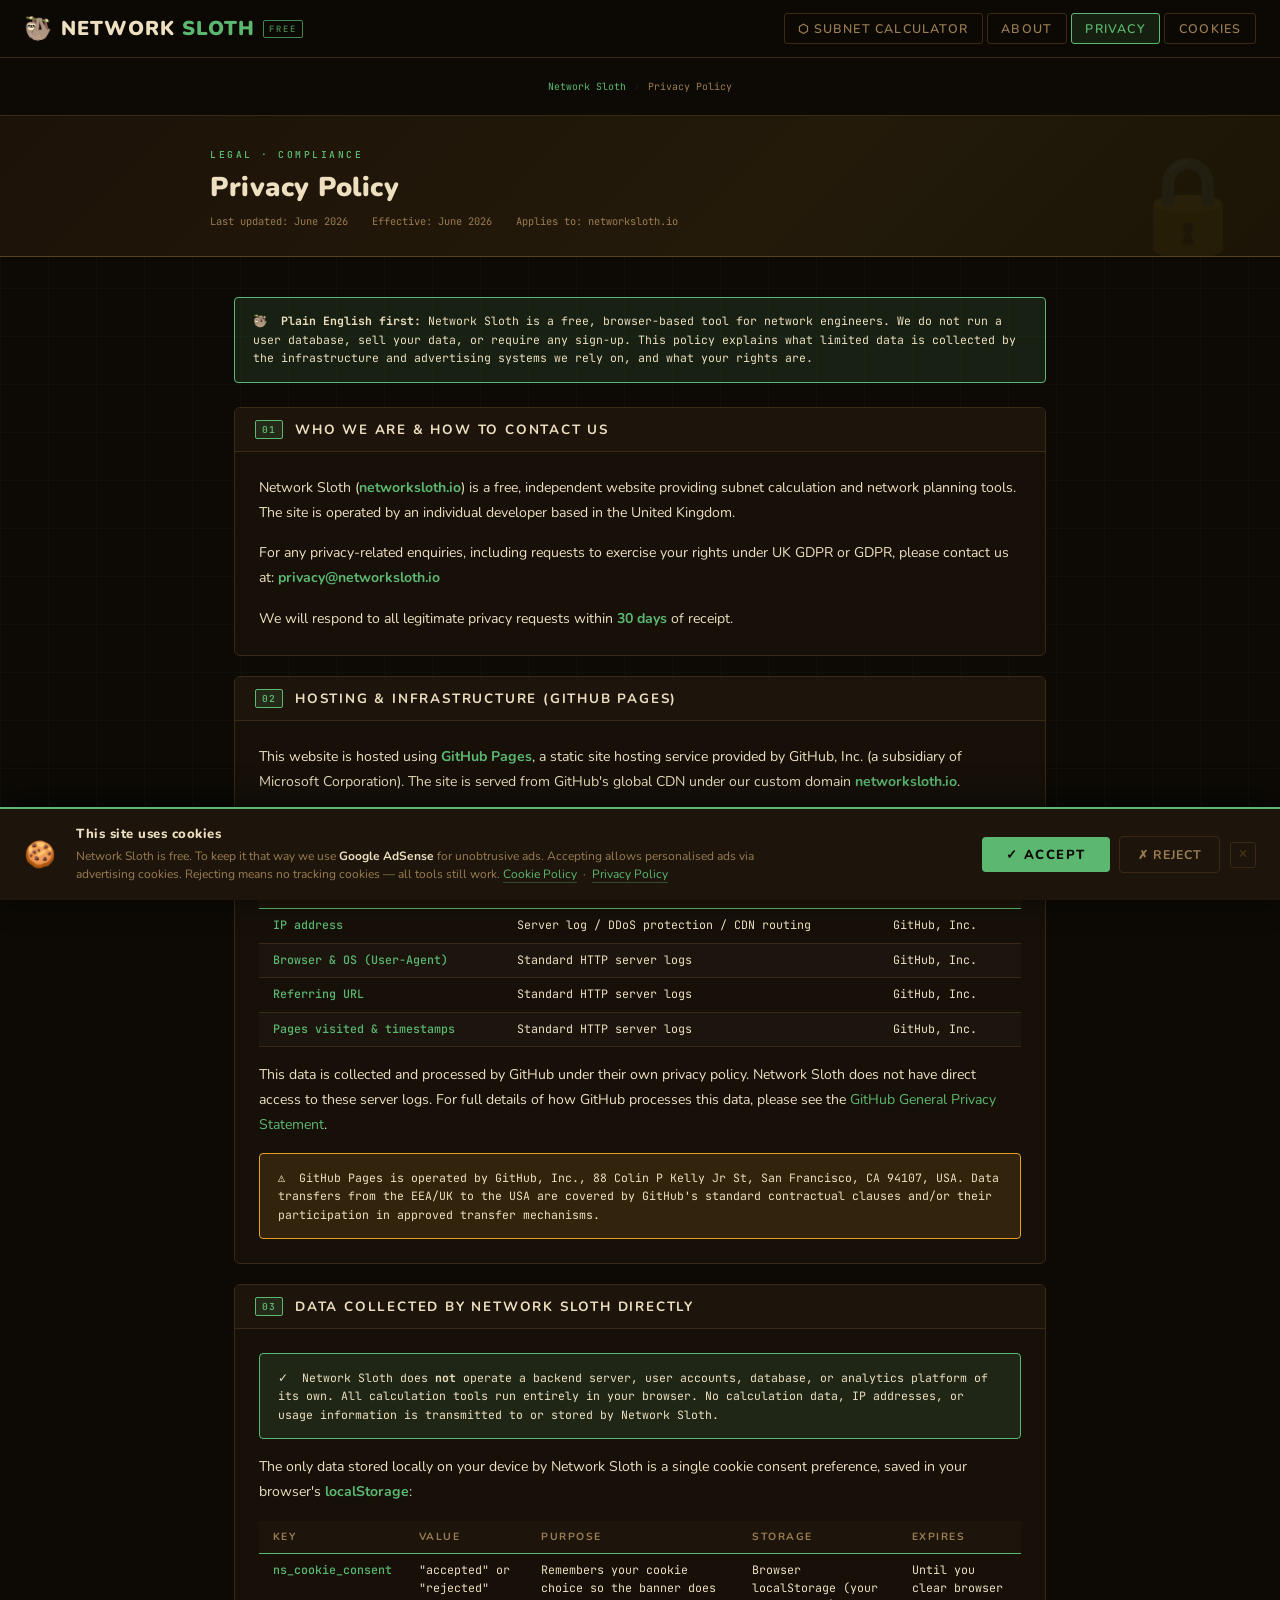
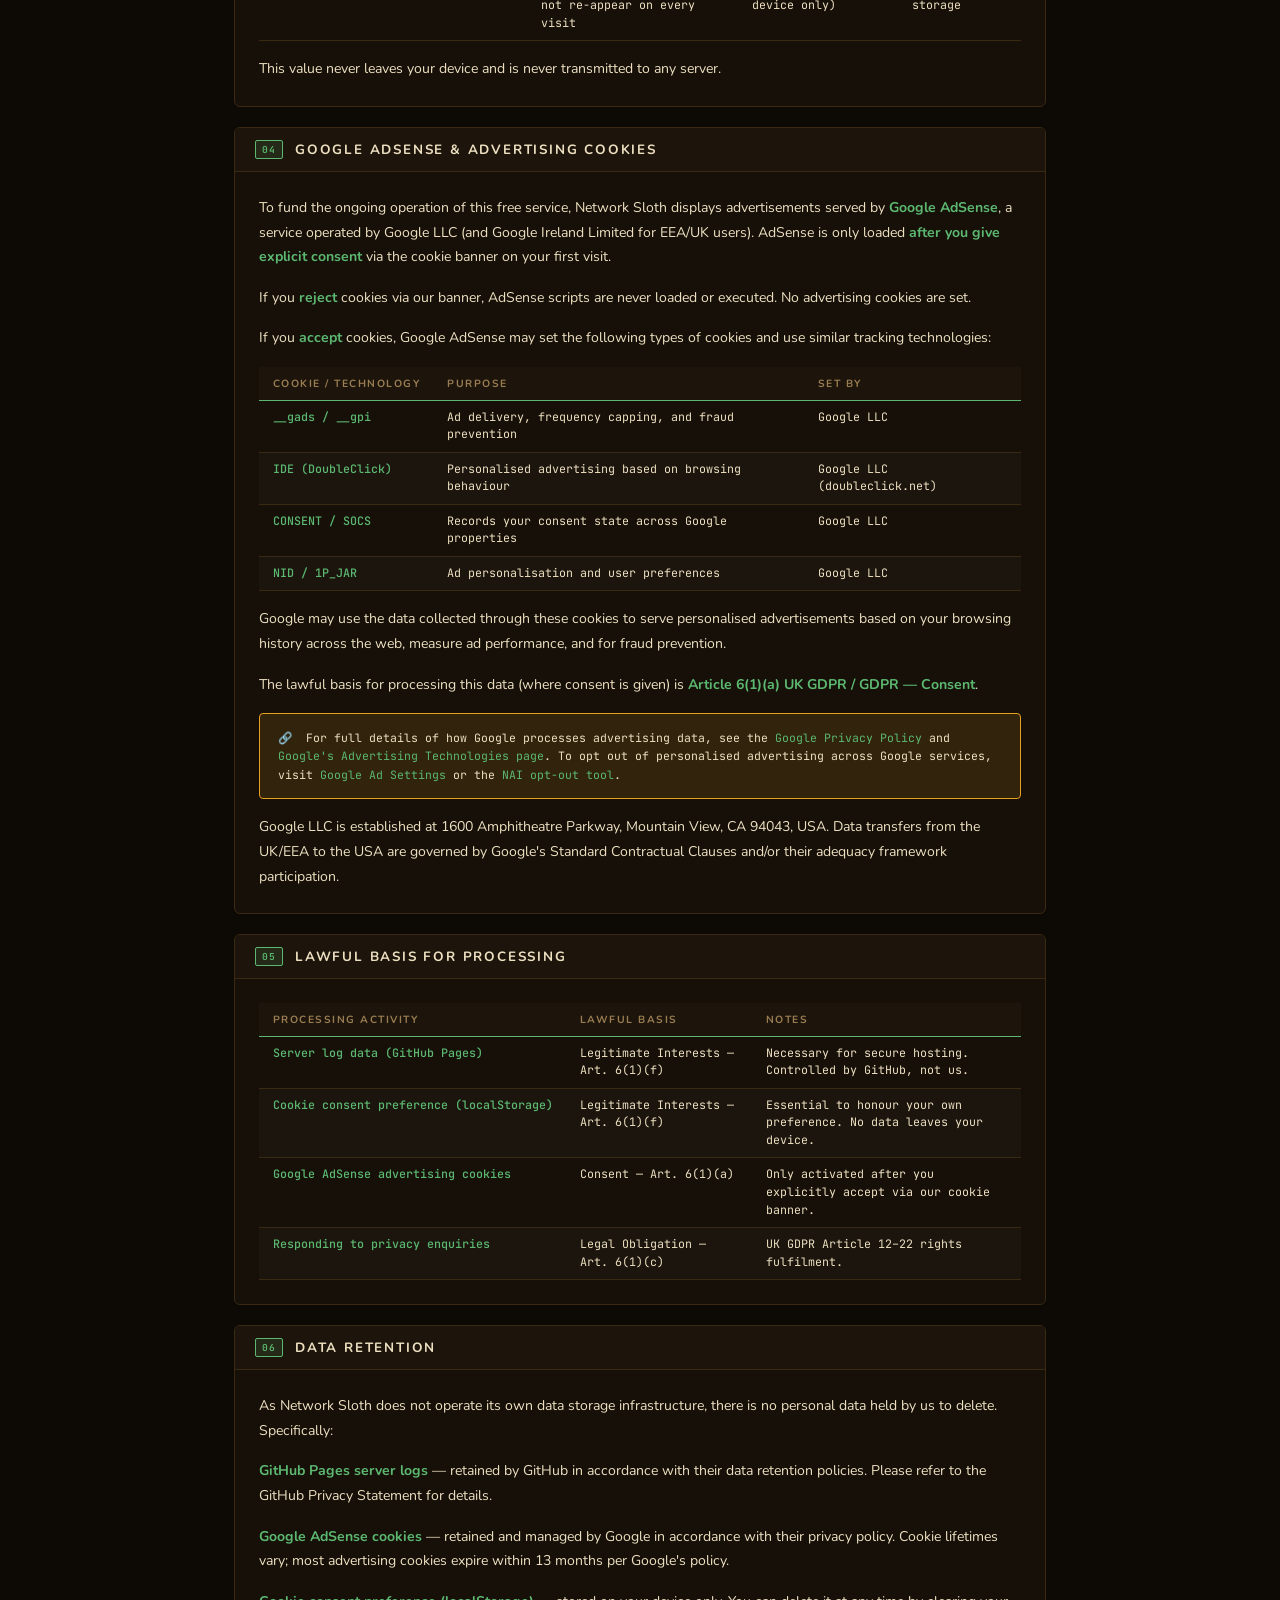
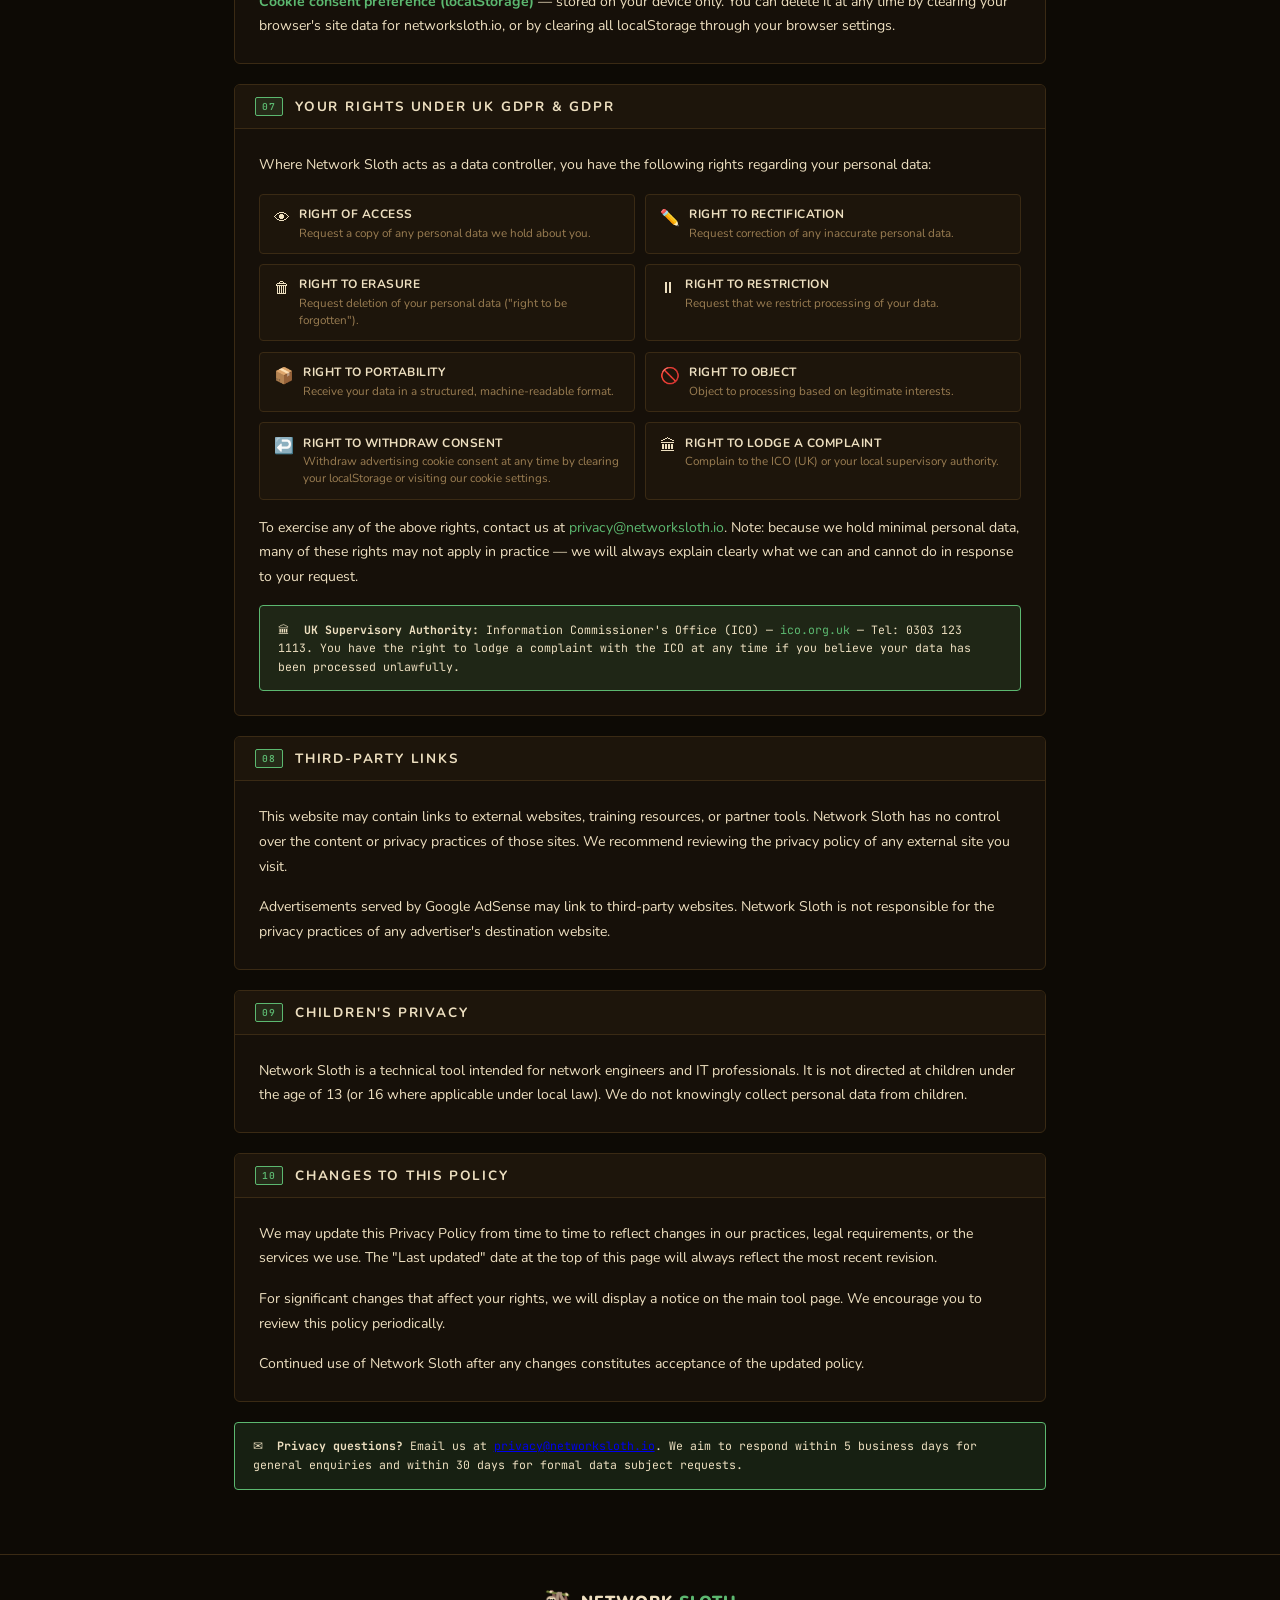
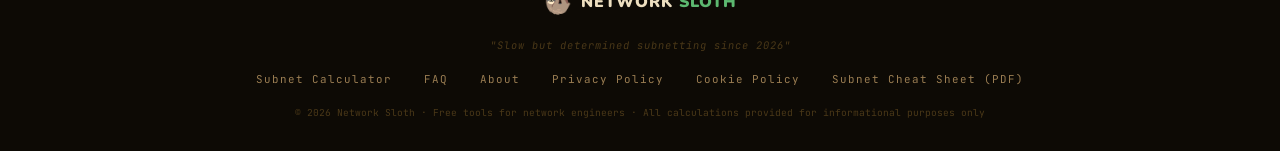
<file: privacy-policy.html>
<!DOCTYPE html>
<html lang="en">
<head>
  <meta charset="UTF-8">
  <meta name="viewport" content="width=device-width, initial-scale=1.0">
  <title>Privacy Policy — Network Sloth</title>
  <meta name="description" content="Privacy Policy for Network Sloth — how we handle your data, cookies, Google AdSense, and GitHub Pages hosting.">
  <meta name="robots" content="noindex, follow">
  <link rel="canonical" href="https://networksloth.io/privacy-policy.html">
  <link rel="preconnect" href="https://fonts.googleapis.com">
  <link href="https://fonts.googleapis.com/css2?family=Nunito:wght@400;600;700;800;900&family=JetBrains+Mono:wght@300;400;500;600&display=swap" rel="stylesheet">
  <style>
    :root {
      --bg-deep:       #0d0a05;
      --bg-panel:      #161009;
      --bg-card:       #1d150b;
      --bg-hover:      #271c0e;
      --border:        #3a2a14;
      --border-bright: #56401e;
      --accent:        #5cb870;
      --accent-dim:    rgba(92,184,112,0.13);
      --accent-glow:   rgba(92,184,112,0.32);
      --amber:         #e8a020;
      --amber-dim:     rgba(232,160,32,0.13);
      --red:           #e8505f;
      --red-dim:       rgba(232,80,95,0.13);
      --text-primary:  #eddfc0;
      --text-secondary:#9a7d52;
      --text-dim:      #4a3818;
      --font-display:  'Nunito', sans-serif;
      --font-mono:     'JetBrains Mono', monospace;
      --font-body:     'Nunito', sans-serif;
    }

    *, *::before, *::after { box-sizing: border-box; margin: 0; padding: 0; }
    html { scroll-behavior: smooth; }

    body {
      background: var(--bg-deep);
      color: var(--text-primary);
      font-family: var(--font-body);
      font-weight: 400;
      min-height: 100vh;
      overflow-x: hidden;
    }

    body::before {
      content: '';
      position: fixed;
      inset: 0;
      background-image:
        linear-gradient(rgba(92,184,112,0.04) 1px, transparent 1px),
        linear-gradient(90deg, rgba(92,184,112,0.04) 1px, transparent 1px);
      background-size: 48px 48px;
      pointer-events: none;
      z-index: 0;
    }

    /* ── NAV ── */
    nav {
      position: sticky;
      top: 0;
      z-index: 200;
      height: 58px;
      background: rgba(13,10,5,0.96);
      border-bottom: 1px solid var(--border);
      backdrop-filter: blur(12px);
      display: flex;
      align-items: center;
      justify-content: space-between;
      padding: 0 1.5rem;
      gap: 1rem;
    }
    .logo {
      font-family: var(--font-display);
      font-size: 1.25rem;
      font-weight: 900;
      letter-spacing: 1px;
      text-transform: uppercase;
      color: var(--text-primary);
      text-decoration: none;
      display: flex;
      align-items: center;
      gap: 0.5rem;
    }
    .logo em { color: var(--accent); font-style: normal; }
    .nav-badge {
      font-family: var(--font-mono);
      font-size: 0.55rem;
      font-weight: 600;
      letter-spacing: 2px;
      text-transform: uppercase;
      color: var(--accent);
      border: 1px solid var(--accent);
      border-radius: 2px;
      padding: 2px 5px;
      opacity: 0.7;
    }
    .nav-back {
      font-family: var(--font-display);
      font-size: 0.78rem;
      font-weight: 600;
      letter-spacing: 1px;
      text-transform: uppercase;
      color: var(--text-secondary);
      text-decoration: none;
      padding: 0.35rem 0.85rem;
      border: 1px solid var(--border);
      border-radius: 3px;
      transition: all 0.18s;
    }
    .nav-back:hover { border-color: var(--accent); color: var(--accent); background: var(--accent-dim); }
    .nav-tools { display: flex; gap: 4px; flex-wrap: nowrap; overflow: hidden; min-width: 0; align-items: center; }
    .nav-tools a {
      font-family: var(--font-display); font-size: 0.78rem; font-weight: 600;
      letter-spacing: 1.2px; text-transform: uppercase; text-decoration: none;
      padding: 0.35rem 0.85rem; border: 1px solid var(--border); border-radius: 3px;
      color: var(--text-secondary); transition: all 0.18s ease; white-space: nowrap;
    }
    .nav-tools a:hover { border-color: var(--accent); color: var(--accent); background: var(--accent-dim); }
    .nav-tools a.current { border-color: var(--accent); color: var(--accent); background: var(--accent-dim); }
    @media (max-width: 600px) {
      nav { padding: 0 1rem; }
      .nav-tools { display: none; }
    }
    .page-hero {
      position: relative;
      z-index: 1;
      background: linear-gradient(135deg, #1c1208 0%, #231a0a 60%, #1a1506 100%);
      border-bottom: 1px solid var(--border-bright);
      padding: 2rem 2rem 1.75rem;
      overflow: hidden;
    }
    .page-hero::after {
      content: '🔒';
      position: absolute;
      right: 2rem;
      bottom: -1rem;
      font-size: 6rem;
      opacity: 0.05;
      pointer-events: none;
    }
    .page-hero-inner { max-width: 860px; margin: 0 auto; }
    .page-tag {
      font-family: var(--font-mono);
      font-size: 0.6rem;
      font-weight: 600;
      letter-spacing: 2.5px;
      text-transform: uppercase;
      color: var(--accent);
      margin-bottom: 0.5rem;
    }
    .page-title {
      font-family: var(--font-display);
      font-size: 1.7rem;
      font-weight: 900;
      color: var(--text-primary);
      letter-spacing: 0.5px;
      margin-bottom: 0.5rem;
    }
    .page-meta {
      font-family: var(--font-mono);
      font-size: 0.65rem;
      color: var(--text-secondary);
      display: flex;
      gap: 1.5rem;
      flex-wrap: wrap;
    }

    /* ── CONTENT LAYOUT ── */
    .content-outer {
      position: relative;
      z-index: 1;
      max-width: 860px;
      margin: 2.5rem auto 4rem;
      padding: 0 1.5rem;
    }

    /* ── POLICY SECTIONS ── */
    .policy-section {
      background: var(--bg-panel);
      border: 1px solid var(--border);
      border-radius: 6px;
      overflow: hidden;
      margin-bottom: 1.25rem;
    }

    .policy-section-header {
      display: flex;
      align-items: center;
      gap: 0.75rem;
      padding: 0.75rem 1.25rem;
      background: var(--bg-card);
      border-bottom: 1px solid var(--border);
    }

    .section-num {
      font-family: var(--font-mono);
      font-size: 0.6rem;
      font-weight: 600;
      letter-spacing: 1px;
      color: var(--accent);
      background: var(--accent-dim);
      border: 1px solid var(--accent);
      border-radius: 2px;
      padding: 2px 6px;
      flex-shrink: 0;
    }

    .section-title {
      font-family: var(--font-display);
      font-size: 0.84rem;
      font-weight: 700;
      letter-spacing: 1.8px;
      text-transform: uppercase;
      color: var(--text-primary);
    }

    .policy-body {
      padding: 1.5rem 1.5rem;
      display: flex;
      flex-direction: column;
      gap: 1rem;
    }

    .policy-body p {
      font-size: 0.88rem;
      line-height: 1.75;
      color: var(--text-primary);
    }

    .policy-body p strong {
      color: var(--accent);
      font-weight: 700;
    }

    .policy-body a {
      color: var(--accent);
      text-decoration: none;
    }
    .policy-body a:hover { text-decoration: underline; }

    /* Inline info box */
    .info-box {
      padding: 0.9rem 1.1rem;
      background: var(--accent-dim);
      border: 1px solid var(--accent);
      border-radius: 4px;
      font-family: var(--font-mono);
      font-size: 0.72rem;
      color: var(--text-primary);
      line-height: 1.6;
    }
    .info-box.amber {
      background: var(--amber-dim);
      border-color: var(--amber);
    }
    .info-box.red {
      background: var(--red-dim);
      border-color: var(--red);
    }

    /* Data table */
    .data-table {
      width: 100%;
      border-collapse: collapse;
      font-size: 0.82rem;
    }
    .data-table th {
      font-family: var(--font-display);
      font-size: 0.65rem;
      font-weight: 700;
      letter-spacing: 1.5px;
      text-transform: uppercase;
      color: var(--text-secondary);
      padding: 0.55rem 0.85rem;
      background: var(--bg-card);
      border-bottom: 1px solid var(--accent);
      text-align: left;
      white-space: nowrap;
    }
    .data-table td {
      font-family: var(--font-mono);
      font-size: 0.73rem;
      padding: 0.5rem 0.85rem;
      border-bottom: 1px solid var(--border);
      color: var(--text-primary);
      vertical-align: top;
      line-height: 1.5;
    }
    .data-table tr:nth-child(even) td { background: rgba(255,255,255,0.018); }
    .data-table td:first-child { color: var(--accent); font-weight: 500; white-space: nowrap; }

    /* Rights list */
    .rights-list {
      display: grid;
      grid-template-columns: 1fr 1fr;
      gap: 0.65rem;
    }
    @media (max-width: 560px) { .rights-list { grid-template-columns: 1fr; } }

    .right-item {
      display: flex;
      gap: 0.6rem;
      align-items: flex-start;
      padding: 0.7rem 0.85rem;
      background: var(--bg-card);
      border: 1px solid var(--border);
      border-radius: 4px;
    }
    .right-icon { font-size: 1rem; flex-shrink: 0; margin-top: 0.05rem; }
    .right-body { flex: 1; }
    .right-title {
      font-family: var(--font-display);
      font-size: 0.75rem;
      font-weight: 700;
      letter-spacing: 0.5px;
      text-transform: uppercase;
      color: var(--text-primary);
      margin-bottom: 0.18rem;
    }
    .right-desc {
      font-size: 0.73rem;
      color: var(--text-secondary);
      line-height: 1.45;
    }

    /* ── FOOTER ── */
    footer {
      position: relative;
      z-index: 1;
      margin-top: 3rem;
      border-top: 1px solid var(--border);
      padding: 2rem 1.5rem;
    }
    .footer-inner {
      max-width: 900px;
      margin: 0 auto;
      display: flex;
      flex-direction: column;
      align-items: center;
      gap: 1.25rem;
    }
    .footer-nav {
      display: flex;
      gap: 2rem;
      flex-wrap: wrap;
      justify-content: center;
    }
    .footer-nav a {
      font-family: var(--font-mono);
      font-size: 0.68rem;
      letter-spacing: 1px;
      color: var(--text-secondary);
      text-decoration: none;
      transition: color 0.18s;
    }
    .footer-nav a:hover { color: var(--accent); }
    .footer-copy {
      font-family: var(--font-mono);
      font-size: 0.6rem;
      color: var(--text-dim);
      text-align: center;
    }

    @media (max-width: 600px) {
      nav { padding: 0 1rem; }
      .page-hero { padding: 1.5rem 1rem; }
      .content-outer { padding: 0 0.75rem; }
      .policy-body { padding: 1.1rem; }
    }
  </style>
</head>
<body>

<nav>
  <a class="logo" href="index.html" aria-label="Network Sloth — home">
    <span style="font-size:1.4rem">🦥</span>
    <span>NETWORK <em>SLOTH</em></span>
    <span class="nav-badge">FREE</span>
  </a>
  <div class="nav-tools">
    <a href="index.html">⬡ Subnet Calculator</a>
    <a href="about.html">About</a>
    <a href="privacy-policy.html" class="current" aria-current="page">Privacy</a>
    <a href="cookie-policy.html">Cookies</a>
  </div>
</nav>

<!-- Breadcrumb -->
<nav aria-label="Breadcrumb" style="position:relative;z-index:1;padding:0.5rem 1.5rem;background:var(--bg-deep);border-bottom:1px solid var(--border)">
  <ol style="list-style:none;display:flex;gap:0.5rem;align-items:center;max-width:860px;margin:0 auto;font-family:var(--font-mono);font-size:0.62rem;color:var(--text-dim)">
    <li><a href="index.html" style="color:var(--accent);text-decoration:none">Network Sloth</a></li>
    <li style="opacity:0.4">›</li>
    <li style="color:var(--text-secondary)" aria-current="page">Privacy Policy</li>
  </ol>
</nav>

<div class="page-hero">
  <div class="page-hero-inner">
    <div class="page-tag">Legal · Compliance</div>
    <div class="page-title">Privacy Policy</div>
    <div class="page-meta">
      <span>Last updated: June 2026</span>
      <span>Effective: June 2026</span>
      <span>Applies to: networksloth.io</span>
    </div>
  </div>
</div>

<div class="content-outer">

  <!-- INTRO BOX -->
  <div class="info-box" style="margin-bottom:1.5rem">
    🦥 &nbsp;<strong>Plain English first:</strong> Network Sloth is a free, browser-based tool for network engineers. We do not run a user database, sell your data, or require any sign-up. This policy explains what limited data is collected by the infrastructure and advertising systems we rely on, and what your rights are.
  </div>

  <!-- 1. WHO WE ARE -->
  <div class="policy-section">
    <div class="policy-section-header">
      <span class="section-num">01</span>
      <span class="section-title">Who We Are &amp; How to Contact Us</span>
    </div>
    <div class="policy-body">
      <p>Network Sloth (<strong>networksloth.io</strong>) is a free, independent website providing subnet calculation and network planning tools. The site is operated by an individual developer based in the United Kingdom.</p>
      <p>For any privacy-related enquiries, including requests to exercise your rights under UK GDPR or GDPR, please contact us at: <strong><a href="mailto:privacy@networksloth.io">privacy@networksloth.io</a></strong></p>
      <p>We will respond to all legitimate privacy requests within <strong>30 days</strong> of receipt.</p>
    </div>
  </div>

  <!-- 2. HOSTING -->
  <div class="policy-section">
    <div class="policy-section-header">
      <span class="section-num">02</span>
      <span class="section-title">Hosting &amp; Infrastructure (GitHub Pages)</span>
    </div>
    <div class="policy-body">
      <p>This website is hosted using <strong>GitHub Pages</strong>, a static site hosting service provided by GitHub, Inc. (a subsidiary of Microsoft Corporation). The site is served from GitHub's global CDN under our custom domain <strong>networksloth.io</strong>.</p>
      <p>When you visit any page on this site, your browser connects to GitHub's servers. GitHub may automatically collect and log certain technical data as part of normal server operation, including:</p>
      <table class="data-table">
        <thead>
          <tr><th>Data Type</th><th>Purpose</th><th>Collected By</th></tr>
        </thead>
        <tbody>
          <tr><td>IP address</td><td>Server log / DDoS protection / CDN routing</td><td>GitHub, Inc.</td></tr>
          <tr><td>Browser &amp; OS (User-Agent)</td><td>Standard HTTP server logs</td><td>GitHub, Inc.</td></tr>
          <tr><td>Referring URL</td><td>Standard HTTP server logs</td><td>GitHub, Inc.</td></tr>
          <tr><td>Pages visited &amp; timestamps</td><td>Standard HTTP server logs</td><td>GitHub, Inc.</td></tr>
        </tbody>
      </table>
      <p>This data is collected and processed by GitHub under their own privacy policy. Network Sloth does not have direct access to these server logs. For full details of how GitHub processes this data, please see the <a href="https://docs.github.com/en/site-policy/privacy-policies/github-general-privacy-statement" target="_blank" rel="noopener">GitHub General Privacy Statement</a>.</p>
      <div class="info-box amber">
        ⚠ &nbsp;GitHub Pages is operated by GitHub, Inc., 88 Colin P Kelly Jr St, San Francisco, CA 94107, USA. Data transfers from the EEA/UK to the USA are covered by GitHub's standard contractual clauses and/or their participation in approved transfer mechanisms.
      </div>
    </div>
  </div>

  <!-- 3. DATA WE COLLECT -->
  <div class="policy-section">
    <div class="policy-section-header">
      <span class="section-num">03</span>
      <span class="section-title">Data Collected by Network Sloth Directly</span>
    </div>
    <div class="policy-body">
      <div class="info-box">
        ✓ &nbsp;Network Sloth does <strong>not</strong> operate a backend server, user accounts, database, or analytics platform of its own. All calculation tools run entirely in your browser. No calculation data, IP addresses, or usage information is transmitted to or stored by Network Sloth.
      </div>
      <p>The only data stored locally on your device by Network Sloth is a single cookie consent preference, saved in your browser's <strong>localStorage</strong>:</p>
      <table class="data-table">
        <thead>
          <tr><th>Key</th><th>Value</th><th>Purpose</th><th>Storage</th><th>Expires</th></tr>
        </thead>
        <tbody>
          <tr><td>ns_cookie_consent</td><td>"accepted" or "rejected"</td><td>Remembers your cookie choice so the banner does not re-appear on every visit</td><td>Browser localStorage (your device only)</td><td>Until you clear browser storage</td></tr>
        </tbody>
      </table>
      <p>This value never leaves your device and is never transmitted to any server.</p>
    </div>
  </div>

  <!-- 4. GOOGLE ADSENSE -->
  <div class="policy-section">
    <div class="policy-section-header">
      <span class="section-num">04</span>
      <span class="section-title">Google AdSense &amp; Advertising Cookies</span>
    </div>
    <div class="policy-body">
      <p>To fund the ongoing operation of this free service, Network Sloth displays advertisements served by <strong>Google AdSense</strong>, a service operated by Google LLC (and Google Ireland Limited for EEA/UK users). AdSense is only loaded <strong>after you give explicit consent</strong> via the cookie banner on your first visit.</p>
      <p>If you <strong>reject</strong> cookies via our banner, AdSense scripts are never loaded or executed. No advertising cookies are set.</p>
      <p>If you <strong>accept</strong> cookies, Google AdSense may set the following types of cookies and use similar tracking technologies:</p>
      <table class="data-table">
        <thead>
          <tr><th>Cookie / Technology</th><th>Purpose</th><th>Set By</th></tr>
        </thead>
        <tbody>
          <tr><td>__gads / __gpi</td><td>Ad delivery, frequency capping, and fraud prevention</td><td>Google LLC</td></tr>
          <tr><td>IDE (DoubleClick)</td><td>Personalised advertising based on browsing behaviour</td><td>Google LLC (doubleclick.net)</td></tr>
          <tr><td>CONSENT / SOCS</td><td>Records your consent state across Google properties</td><td>Google LLC</td></tr>
          <tr><td>NID / 1P_JAR</td><td>Ad personalisation and user preferences</td><td>Google LLC</td></tr>
        </tbody>
      </table>
      <p>Google may use the data collected through these cookies to serve personalised advertisements based on your browsing history across the web, measure ad performance, and for fraud prevention.</p>
      <p>The lawful basis for processing this data (where consent is given) is <strong>Article 6(1)(a) UK GDPR / GDPR — Consent</strong>.</p>
      <div class="info-box amber">
        🔗 &nbsp;For full details of how Google processes advertising data, see the <a href="https://policies.google.com/privacy" target="_blank" rel="noopener">Google Privacy Policy</a> and <a href="https://policies.google.com/technologies/ads" target="_blank" rel="noopener">Google's Advertising Technologies page</a>. To opt out of personalised advertising across Google services, visit <a href="https://adssettings.google.com" target="_blank" rel="noopener">Google Ad Settings</a> or the <a href="https://optout.networkadvertising.org/" target="_blank" rel="noopener">NAI opt-out tool</a>.
      </div>
      <p>Google LLC is established at 1600 Amphitheatre Parkway, Mountain View, CA 94043, USA. Data transfers from the UK/EEA to the USA are governed by Google's Standard Contractual Clauses and/or their adequacy framework participation.</p>
    </div>
  </div>

  <!-- 5. LAWFUL BASIS -->
  <div class="policy-section">
    <div class="policy-section-header">
      <span class="section-num">05</span>
      <span class="section-title">Lawful Basis for Processing</span>
    </div>
    <div class="policy-body">
      <table class="data-table">
        <thead>
          <tr><th>Processing Activity</th><th>Lawful Basis</th><th>Notes</th></tr>
        </thead>
        <tbody>
          <tr><td>Server log data (GitHub Pages)</td><td>Legitimate Interests — Art. 6(1)(f)</td><td>Necessary for secure hosting. Controlled by GitHub, not us.</td></tr>
          <tr><td>Cookie consent preference (localStorage)</td><td>Legitimate Interests — Art. 6(1)(f)</td><td>Essential to honour your own preference. No data leaves your device.</td></tr>
          <tr><td>Google AdSense advertising cookies</td><td>Consent — Art. 6(1)(a)</td><td>Only activated after you explicitly accept via our cookie banner.</td></tr>
          <tr><td>Responding to privacy enquiries</td><td>Legal Obligation — Art. 6(1)(c)</td><td>UK GDPR Article 12–22 rights fulfilment.</td></tr>
        </tbody>
      </table>
    </div>
  </div>

  <!-- 6. DATA RETENTION -->
  <div class="policy-section">
    <div class="policy-section-header">
      <span class="section-num">06</span>
      <span class="section-title">Data Retention</span>
    </div>
    <div class="policy-body">
      <p>As Network Sloth does not operate its own data storage infrastructure, there is no personal data held by us to delete. Specifically:</p>
      <p><strong>GitHub Pages server logs</strong> — retained by GitHub in accordance with their data retention policies. Please refer to the GitHub Privacy Statement for details.</p>
      <p><strong>Google AdSense cookies</strong> — retained and managed by Google in accordance with their privacy policy. Cookie lifetimes vary; most advertising cookies expire within 13 months per Google's policy.</p>
      <p><strong>Cookie consent preference (localStorage)</strong> — stored on your device only. You can delete it at any time by clearing your browser's site data for networksloth.io, or by clearing all localStorage through your browser settings.</p>
    </div>
  </div>

  <!-- 7. YOUR RIGHTS -->
  <div class="policy-section">
    <div class="policy-section-header">
      <span class="section-num">07</span>
      <span class="section-title">Your Rights Under UK GDPR &amp; GDPR</span>
    </div>
    <div class="policy-body">
      <p>Where Network Sloth acts as a data controller, you have the following rights regarding your personal data:</p>
      <div class="rights-list">
        <div class="right-item">
          <div class="right-icon">👁</div>
          <div class="right-body">
            <div class="right-title">Right of Access</div>
            <div class="right-desc">Request a copy of any personal data we hold about you.</div>
          </div>
        </div>
        <div class="right-item">
          <div class="right-icon">✏️</div>
          <div class="right-body">
            <div class="right-title">Right to Rectification</div>
            <div class="right-desc">Request correction of any inaccurate personal data.</div>
          </div>
        </div>
        <div class="right-item">
          <div class="right-icon">🗑</div>
          <div class="right-body">
            <div class="right-title">Right to Erasure</div>
            <div class="right-desc">Request deletion of your personal data ("right to be forgotten").</div>
          </div>
        </div>
        <div class="right-item">
          <div class="right-icon">⏸</div>
          <div class="right-body">
            <div class="right-title">Right to Restriction</div>
            <div class="right-desc">Request that we restrict processing of your data.</div>
          </div>
        </div>
        <div class="right-item">
          <div class="right-icon">📦</div>
          <div class="right-body">
            <div class="right-title">Right to Portability</div>
            <div class="right-desc">Receive your data in a structured, machine-readable format.</div>
          </div>
        </div>
        <div class="right-item">
          <div class="right-icon">🚫</div>
          <div class="right-body">
            <div class="right-title">Right to Object</div>
            <div class="right-desc">Object to processing based on legitimate interests.</div>
          </div>
        </div>
        <div class="right-item">
          <div class="right-icon">↩️</div>
          <div class="right-body">
            <div class="right-title">Right to Withdraw Consent</div>
            <div class="right-desc">Withdraw advertising cookie consent at any time by clearing your localStorage or visiting our cookie settings.</div>
          </div>
        </div>
        <div class="right-item">
          <div class="right-icon">🏛</div>
          <div class="right-body">
            <div class="right-title">Right to Lodge a Complaint</div>
            <div class="right-desc">Complain to the ICO (UK) or your local supervisory authority.</div>
          </div>
        </div>
      </div>
      <p>To exercise any of the above rights, contact us at <a href="mailto:privacy@networksloth.io">privacy@networksloth.io</a>. Note: because we hold minimal personal data, many of these rights may not apply in practice — we will always explain clearly what we can and cannot do in response to your request.</p>
      <div class="info-box">
        🏛 &nbsp;<strong>UK Supervisory Authority:</strong> Information Commissioner's Office (ICO) — <a href="https://ico.org.uk" target="_blank" rel="noopener">ico.org.uk</a> — Tel: 0303 123 1113. You have the right to lodge a complaint with the ICO at any time if you believe your data has been processed unlawfully.
      </div>
    </div>
  </div>

  <!-- 8. THIRD PARTY LINKS -->
  <div class="policy-section">
    <div class="policy-section-header">
      <span class="section-num">08</span>
      <span class="section-title">Third-Party Links</span>
    </div>
    <div class="policy-body">
      <p>This website may contain links to external websites, training resources, or partner tools. Network Sloth has no control over the content or privacy practices of those sites. We recommend reviewing the privacy policy of any external site you visit.</p>
      <p>Advertisements served by Google AdSense may link to third-party websites. Network Sloth is not responsible for the privacy practices of any advertiser's destination website.</p>
    </div>
  </div>

  <!-- 9. CHILDREN -->
  <div class="policy-section">
    <div class="policy-section-header">
      <span class="section-num">09</span>
      <span class="section-title">Children's Privacy</span>
    </div>
    <div class="policy-body">
      <p>Network Sloth is a technical tool intended for network engineers and IT professionals. It is not directed at children under the age of 13 (or 16 where applicable under local law). We do not knowingly collect personal data from children.</p>
    </div>
  </div>

  <!-- 10. CHANGES -->
  <div class="policy-section">
    <div class="policy-section-header">
      <span class="section-num">10</span>
      <span class="section-title">Changes to This Policy</span>
    </div>
    <div class="policy-body">
      <p>We may update this Privacy Policy from time to time to reflect changes in our practices, legal requirements, or the services we use. The "Last updated" date at the top of this page will always reflect the most recent revision.</p>
      <p>For significant changes that affect your rights, we will display a notice on the main tool page. We encourage you to review this policy periodically.</p>
      <p>Continued use of Network Sloth after any changes constitutes acceptance of the updated policy.</p>
    </div>
  </div>

  <!-- CONTACT BOX -->
  <div class="info-box" style="margin-top:1rem">
    ✉ &nbsp;<strong>Privacy questions?</strong> Email us at <a href="mailto:privacy@networksloth.io">privacy@networksloth.io</a>. We aim to respond within 5 business days for general enquiries and within 30 days for formal data subject requests.
  </div>

</div>

<footer>
  <div class="footer-inner">
    <a class="logo" href="index.html" style="font-size:1rem;text-decoration:none" aria-label="Network Sloth — home">
      <span style="font-size:1.4rem">🦥</span>
      <span>NETWORK <em>SLOTH</em></span>
    </a>
    <div style="font-family:var(--font-mono);font-size:0.65rem;color:var(--text-dim);letter-spacing:1px;text-align:center;font-style:italic">
      "Slow but determined subnetting since 2026"
    </div>
    <div class="footer-nav">
      <a href="index.html">Subnet Calculator</a>
      <a href="index.html#faq">FAQ</a>
      <a href="about.html">About</a>
      <a href="privacy-policy.html" aria-current="page">Privacy Policy</a>
      <a href="cookie-policy.html">Cookie Policy</a>
      <a href="subnetting_cheat_sheet_1.pdf" target="_blank" rel="noopener">Subnet Cheat Sheet (PDF)</a>
    </div>
    <div class="footer-copy">
      © 2026 Network Sloth · Free tools for network engineers · All calculations provided for informational purposes only
    </div>
  </div>
</footer>

<!-- This page has no ad units of its own, but the consent banner
     is still shown here if no preference has been stored yet —
     visitors can land on any page first. -->
<script src="cookie-consent.js"></script>

</body>
</html>
</file>
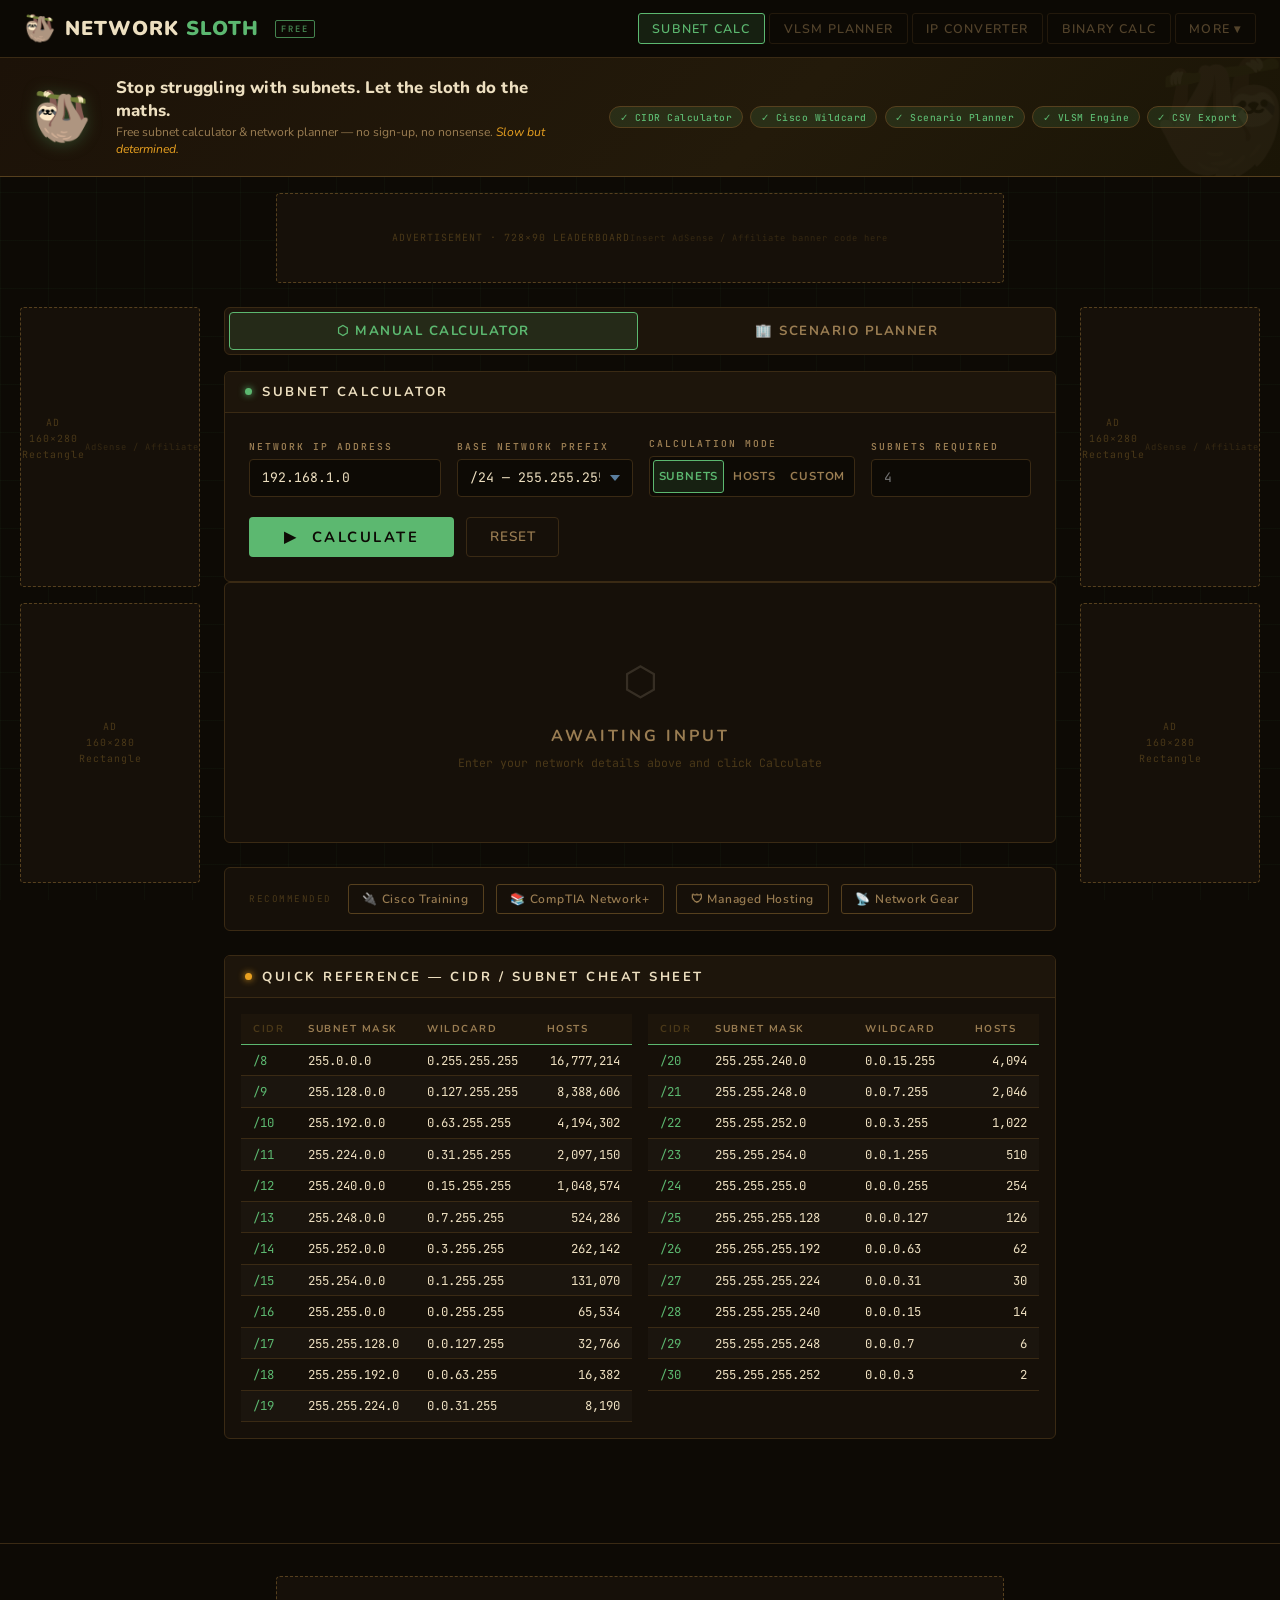
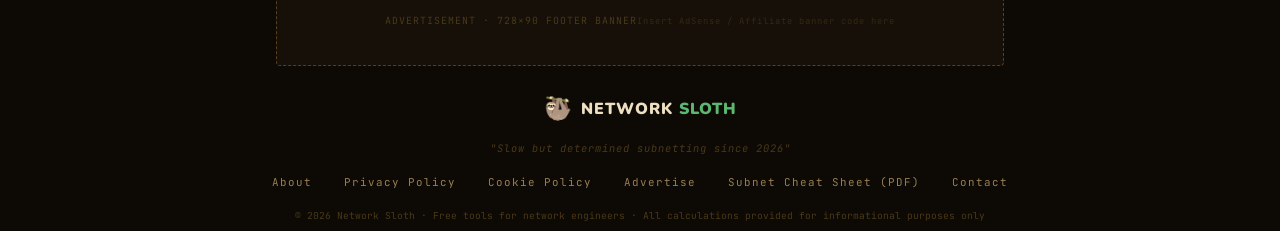
<file: subnet-calculator.html>
<!DOCTYPE html>
<html lang="en">
<head>
  <meta charset="UTF-8">
  <meta name="viewport" content="width=device-width, initial-scale=1.0">
  <title>Network Sloth — Free Subnet Calculator</title>
  <meta name="description" content="Network Sloth: free subnet calculator with CIDR, Cisco wildcard masks, scenario planner, host ranges and CSV export. Slow but determined subnetting tools for network engineers.">
  <link rel="preconnect" href="https://fonts.googleapis.com">
  <link href="https://fonts.googleapis.com/css2?family=Nunito:wght@400;600;700;800;900&family=JetBrains+Mono:wght@300;400;500;600&display=swap" rel="stylesheet">
  <style>
    :root {
      --bg-deep:       #0d0a05;
      --bg-panel:      #161009;
      --bg-card:       #1d150b;
      --bg-hover:      #271c0e;
      --border:        #3a2a14;
      --border-bright: #56401e;
      --accent:        #5cb870;
      --accent-dim:    rgba(92,184,112,0.13);
      --accent-glow:   rgba(92,184,112,0.32);
      --amber:         #e8a020;
      --amber-dim:     rgba(232,160,32,0.13);
      --amber-glow:    rgba(232,160,32,0.28);
      --red:           #e8505f;
      --red-dim:       rgba(232,80,95,0.13);
      --text-primary:  #eddfc0;
      --text-secondary:#9a7d52;
      --text-dim:      #4a3818;
      --font-display:  'Nunito', sans-serif;
      --font-mono:     'JetBrains Mono', monospace;
      --font-body:     'Nunito', sans-serif;
    }

    *, *::before, *::after { box-sizing: border-box; margin: 0; padding: 0; }

    html { scroll-behavior: smooth; }

    body {
      background: var(--bg-deep);
      color: var(--text-primary);
      font-family: var(--font-body);
      font-weight: 400;
      min-height: 100vh;
      overflow-x: hidden;
    }

    /* Subtle grid background */
    body::before {
      content: '';
      position: fixed;
      inset: 0;
      background-image:
        linear-gradient(rgba(92,184,112,0.04) 1px, transparent 1px),
        linear-gradient(90deg, rgba(92,184,112,0.04) 1px, transparent 1px);
      background-size: 48px 48px;
      pointer-events: none;
      z-index: 0;
    }

    /* ── NAVIGATION ───────────────────────────────────── */
    nav {
      position: sticky;
      top: 0;
      z-index: 200;
      height: 58px;
      background: rgba(13,10,5,0.96);
      border-bottom: 1px solid var(--border);
      backdrop-filter: blur(12px);
      display: flex;
      align-items: center;
      justify-content: space-between;
      padding: 0 1.5rem;
      gap: 1rem;
    }

    .logo {
      font-family: var(--font-display);
      font-size: 1.25rem;
      font-weight: 900;
      letter-spacing: 1px;
      text-transform: uppercase;
      color: var(--text-primary);
      white-space: nowrap;
      flex-shrink: 0;
      display: flex;
      align-items: center;
      gap: 0.5rem;
    }
    .logo-icon { font-size: 1.6rem; line-height: 1; }
    .logo em   { color: var(--accent); font-style: normal; }
    .logo span.sub { color: var(--text-secondary); font-weight: 600; font-size: 0.85rem; letter-spacing: 0; text-transform: none; }

    /* ── HERO STRIP ──────────────────────────────────── */
    .hero-strip {
      background: linear-gradient(135deg, #1c1208 0%, #231a0a 60%, #1a1506 100%);
      border-bottom: 1px solid var(--border-bright);
      padding: 1.1rem 2rem;
      display: flex;
      align-items: center;
      gap: 1.5rem;
      flex-wrap: wrap;
      position: relative;
      z-index: 1;
      overflow: hidden;
    }
    .hero-strip::after {
      content: '🦥';
      position: absolute;
      right: -10px;
      bottom: -20px;
      font-size: 7rem;
      opacity: 0.06;
      pointer-events: none;
      transform: scaleX(-1);
    }
    .hero-mascot { font-size: 3rem; line-height: 1; flex-shrink: 0; filter: drop-shadow(0 2px 8px rgba(92,184,112,0.3)); }
    .hero-text   { flex: 1; min-width: 180px; }
    .hero-title  {
      font-family: var(--font-display);
      font-size: 1.05rem;
      font-weight: 800;
      color: var(--text-primary);
      letter-spacing: 0.2px;
    }
    .hero-sub    { font-size: 0.76rem; color: var(--text-secondary); margin-top: 0.18rem; line-height: 1.4; }
    .hero-pills  { display: flex; gap: 0.45rem; flex-wrap: wrap; align-items: center; }
    .hero-pill   {
      font-family: var(--font-mono);
      font-size: 0.6rem;
      font-weight: 500;
      letter-spacing: 0.5px;
      padding: 0.22rem 0.6rem;
      border: 1px solid var(--border-bright);
      border-radius: 20px;
      color: var(--accent);
      background: var(--accent-dim);
      white-space: nowrap;
    }

    /* ── PANEL TITLE tweak for Nunito ────────────────── */
    .panel-title { letter-spacing: 1.5px; }

    .nav-badge {
      font-family: var(--font-mono);
      font-size: 0.55rem;
      font-weight: 600;
      letter-spacing: 2px;
      text-transform: uppercase;
      color: var(--accent);
      border: 1px solid var(--accent);
      border-radius: 2px;
      padding: 2px 5px;
      margin-left: 8px;
      vertical-align: middle;
      opacity: 0.7;
    }

    .nav-tools {
      display: flex;
      gap: 4px;
      flex-wrap: wrap;
    }

    .nav-tab {
      font-family: var(--font-display);
      font-size: 0.78rem;
      font-weight: 600;
      letter-spacing: 1.2px;
      text-transform: uppercase;
      padding: 0.35rem 0.85rem;
      border: 1px solid var(--border);
      border-radius: 3px;
      cursor: pointer;
      color: var(--text-secondary);
      background: transparent;
      transition: all 0.18s ease;
    }
    .nav-tab:hover { border-color: var(--accent); color: var(--accent); background: var(--accent-dim); }
    .nav-tab.active { border-color: var(--accent); color: var(--accent); background: var(--accent-dim); }
    .nav-tab.coming { opacity: 0.5; cursor: default; }
    .nav-tab.coming:hover { border-color: var(--border); color: var(--text-secondary); background: transparent; }

    /* ── AD ZONES ─────────────────────────────────────── */
    .ad-zone {
      border: 1px dashed var(--border-bright);
      border-radius: 4px;
      background: var(--bg-panel);
      display: flex;
      align-items: center;
      justify-content: center;
      color: var(--text-dim);
      font-family: var(--font-mono);
      font-size: 0.62rem;
      letter-spacing: 1px;
      text-align: center;
      line-height: 1.6;
    }

    .ad-leaderboard {
      max-width: 728px;
      height: 90px;
      margin: 1rem auto 0;
    }

    .ad-sidebar-box {
      width: 100%;
      height: 280px;
      margin-bottom: 1rem;
    }

    .ad-sidebar-box.tall { height: 600px; }

    /* ── PAGE WRAPPER ────────────────────────────────── */
    .page-outer {
      position: relative;
      z-index: 1;
      max-width: 1380px;
      margin: 0 auto;
      padding: 0 1.25rem 3rem;
    }

    .main-grid {
      display: grid;
      grid-template-columns: 180px 1fr 180px;
      gap: 1.5rem;
      margin-top: 1.5rem;
      align-items: start;
    }

    .sidebar-col { display: flex; flex-direction: column; }

    @media (max-width: 1050px) {
      .main-grid { grid-template-columns: 1fr; }
      .sidebar-col { display: none; }
    }

    /* ── PANEL COMPONENT ─────────────────────────────── */
    .panel {
      background: var(--bg-panel);
      border: 1px solid var(--border);
      border-radius: 6px;
      overflow: hidden;
    }

    .panel-header {
      display: flex;
      align-items: center;
      gap: 0.65rem;
      padding: 0.7rem 1.25rem;
      background: var(--bg-card);
      border-bottom: 1px solid var(--border);
    }

    .dot {
      width: 7px; height: 7px;
      border-radius: 50%;
      flex-shrink: 0;
    }
    .dot-green  { background: var(--accent);  box-shadow: 0 0 7px var(--accent); }
    .dot-amber  { background: var(--amber);   box-shadow: 0 0 7px var(--amber); }
    .dot-red    { background: var(--red);     box-shadow: 0 0 7px var(--red); }

    .panel-title {
      font-family: var(--font-display);
      font-size: 0.82rem;
      font-weight: 700;
      letter-spacing: 2.5px;
      text-transform: uppercase;
      color: var(--text-primary);
    }

    .panel-body { padding: 1.5rem; }

    /* ── FORM FIELDS ─────────────────────────────────── */
    .input-row {
      display: grid;
      grid-template-columns: 1.2fr 1.1fr 1fr 1fr;
      gap: 1rem;
      align-items: end;
    }

    @media (max-width: 720px) {
      .input-row { grid-template-columns: 1fr 1fr; }
    }
    @media (max-width: 440px) {
      .input-row { grid-template-columns: 1fr; }
    }

    .field { display: flex; flex-direction: column; gap: 0.38rem; }

    .field-label {
      font-family: var(--font-mono);
      font-size: 0.6rem;
      font-weight: 600;
      letter-spacing: 2px;
      text-transform: uppercase;
      color: var(--text-secondary);
    }

    .field input, .field select {
      background: var(--bg-deep);
      border: 1px solid var(--border);
      border-radius: 4px;
      padding: 0.58rem 0.75rem;
      color: var(--text-primary);
      font-family: var(--font-mono);
      font-size: 0.82rem;
      outline: none;
      transition: border-color 0.18s, box-shadow 0.18s;
      width: 100%;
      -webkit-appearance: none;
    }

    .field select {
      background-image: url("data:image/svg+xml,%3Csvg xmlns='http://www.w3.org/2000/svg' width='10' height='6'%3E%3Cpath d='M0 0l5 6 5-6z' fill='%235a7fa0'/%3E%3C/svg%3E");
      background-repeat: no-repeat;
      background-position: right 0.75rem center;
      padding-right: 2rem;
      cursor: pointer;
    }

    .field input:focus, .field select:focus {
      border-color: var(--accent);
      box-shadow: 0 0 0 2px var(--accent-dim);
    }

    .field input.has-error { border-color: var(--red); box-shadow: 0 0 0 2px var(--red-dim); }

    /* Mode toggle */
    .mode-toggle {
      display: flex;
      background: var(--bg-deep);
      border: 1px solid var(--border);
      border-radius: 4px;
      padding: 3px;
      gap: 3px;
    }

    .mode-btn {
      flex: 1;
      border: 1px solid transparent;
      border-radius: 3px;
      background: transparent;
      color: var(--text-secondary);
      font-family: var(--font-display);
      font-size: 0.72rem;
      font-weight: 700;
      letter-spacing: 0.8px;
      text-transform: uppercase;
      padding: 0.45rem 0.3rem;
      cursor: pointer;
      transition: all 0.18s;
      text-align: center;
      white-space: nowrap;
    }
    .mode-btn:hover { color: var(--text-primary); }
    .mode-btn.active {
      background: var(--accent-dim);
      border-color: var(--accent);
      color: var(--accent);
    }

    /* Action row */
    .action-row {
      display: flex;
      gap: 0.75rem;
      align-items: center;
      flex-wrap: wrap;
      margin-top: 1.25rem;
    }

    .btn-primary {
      padding: 0.62rem 2.2rem;
      background: var(--accent);
      color: var(--bg-deep);
      border: none;
      border-radius: 4px;
      font-family: var(--font-display);
      font-size: 0.92rem;
      font-weight: 700;
      letter-spacing: 2.5px;
      text-transform: uppercase;
      cursor: pointer;
      transition: all 0.18s;
    }
    .btn-primary:hover {
      background: #00f0c2;
      box-shadow: 0 0 22px var(--accent-glow);
      transform: translateY(-1px);
    }
    .btn-primary:active { transform: translateY(0); }

    .btn-ghost {
      padding: 0.62rem 1.4rem;
      background: transparent;
      border: 1px solid var(--border);
      border-radius: 4px;
      color: var(--text-secondary);
      font-family: var(--font-display);
      font-size: 0.85rem;
      font-weight: 600;
      letter-spacing: 1px;
      text-transform: uppercase;
      cursor: pointer;
      transition: all 0.18s;
    }
    .btn-ghost:hover { border-color: var(--text-secondary); color: var(--text-primary); }

    .btn-export {
      display: flex;
      align-items: center;
      gap: 0.5rem;
      padding: 0.52rem 1.2rem;
      background: transparent;
      border: 1px solid var(--amber);
      border-radius: 4px;
      color: var(--amber);
      font-family: var(--font-display);
      font-size: 0.78rem;
      font-weight: 700;
      letter-spacing: 1.5px;
      text-transform: uppercase;
      cursor: pointer;
      transition: all 0.18s;
    }
    .btn-export:hover {
      background: var(--amber-dim);
      box-shadow: 0 0 14px var(--amber-glow);
    }

    /* Error */
    .error-bar {
      display: none;
      align-items: center;
      gap: 0.5rem;
      margin-top: 0.9rem;
      padding: 0.6rem 0.9rem;
      background: var(--red-dim);
      border: 1px solid var(--red);
      border-radius: 4px;
      font-family: var(--font-mono);
      font-size: 0.73rem;
      color: var(--red);
    }
    .error-bar.visible { display: flex; }

    /* ── SUMMARY STRIP ───────────────────────────────── */
    .summary-strip {
      display: grid;
      grid-template-columns: repeat(6, 1fr);
      gap: 0.75rem;
      margin-top: 1.5rem;
    }

    @media (max-width: 860px) {
      .summary-strip { grid-template-columns: repeat(3, 1fr); }
    }
    @media (max-width: 480px) {
      .summary-strip { grid-template-columns: repeat(2, 1fr); }
    }

    .summary-card {
      background: var(--bg-card);
      border: 1px solid var(--border);
      border-radius: 5px;
      padding: 0.85rem 1rem;
    }

    .sc-label {
      font-family: var(--font-mono);
      font-size: 0.58rem;
      font-weight: 600;
      letter-spacing: 1.5px;
      text-transform: uppercase;
      color: var(--text-secondary);
      margin-bottom: 0.35rem;
    }

    .sc-value {
      font-family: var(--font-mono);
      font-size: 1.05rem;
      font-weight: 500;
      color: var(--accent);
      word-break: break-all;
    }

    .sc-value.amber { color: var(--amber); }
    .sc-value.small { font-size: 0.82rem; }

    /* ── TABLE ───────────────────────────────────────── */
    .table-panel {
      margin-top: 1rem;
    }

    .table-toolbar {
      display: flex;
      align-items: center;
      justify-content: space-between;
      flex-wrap: wrap;
      gap: 0.75rem;
      padding: 0.85rem 1.25rem;
      border-bottom: 1px solid var(--border);
      background: var(--bg-card);
    }

    .result-count {
      font-family: var(--font-mono);
      font-size: 0.72rem;
      color: var(--text-secondary);
    }
    .result-count strong { color: var(--accent); font-weight: 500; }

    .table-wrap { overflow-x: auto; }

    table {
      width: 100%;
      border-collapse: collapse;
    }

    thead th {
      font-family: var(--font-display);
      font-size: 0.67rem;
      font-weight: 700;
      letter-spacing: 1.8px;
      text-transform: uppercase;
      color: var(--text-secondary);
      padding: 0.65rem 0.85rem;
      text-align: left;
      background: var(--bg-card);
      border-bottom: 2px solid var(--accent);
      white-space: nowrap;
    }

    thead th:first-child { color: var(--text-dim); text-align: center; width: 48px; }
    thead th.col-wc       { color: var(--amber); }

    tbody tr { transition: background 0.1s; }
    tbody tr:hover td { background: var(--bg-hover) !important; }
    tbody tr:nth-child(odd) td { background: transparent; }
    tbody tr:nth-child(even) td { background: rgba(255,255,255,0.018); }

    tbody td {
      font-family: var(--font-mono);
      font-size: 0.77rem;
      padding: 0.52rem 0.85rem;
      border-bottom: 1px solid var(--border);
      color: var(--text-primary);
      white-space: nowrap;
    }

    td.col-num   { text-align: center; color: var(--text-dim); font-size: 0.68rem; }
    td.col-net   { color: var(--accent); font-weight: 500; }
    td.col-wc    { color: var(--amber); }
    td.col-hosts { text-align: right; padding-right: 1.25rem; }

    /* Truncation for large tables */
    .truncation-notice {
      padding: 0.75rem 1.25rem;
      background: var(--amber-dim);
      border-top: 1px solid var(--amber);
      font-family: var(--font-mono);
      font-size: 0.72rem;
      color: var(--amber);
      text-align: center;
    }

    /* ── EMPTY STATE ─────────────────────────────────── */
    .empty-state {
      padding: 4.5rem 2rem;
      text-align: center;
    }

    .empty-icon {
      font-size: 2.5rem;
      opacity: 0.15;
      margin-bottom: 1rem;
    }

    .empty-title {
      font-family: var(--font-display);
      font-size: 1rem;
      font-weight: 700;
      letter-spacing: 3px;
      text-transform: uppercase;
      color: var(--text-secondary);
      margin-bottom: 0.5rem;
    }

    .empty-sub {
      font-family: var(--font-mono);
      font-size: 0.72rem;
      color: var(--text-dim);
    }

    /* ── AFFILIATE STRIP ─────────────────────────────── */
    .affiliate-strip {
      margin-top: 1.5rem;
      padding: 1rem 1.5rem;
      background: var(--bg-panel);
      border: 1px solid var(--border);
      border-radius: 6px;
      display: flex;
      gap: 1rem;
      align-items: center;
      flex-wrap: wrap;
    }

    .aff-label {
      font-family: var(--font-mono);
      font-size: 0.58rem;
      letter-spacing: 1.5px;
      text-transform: uppercase;
      color: var(--text-dim);
      white-space: nowrap;
    }

    .aff-links {
      display: flex;
      gap: 0.75rem;
      flex-wrap: wrap;
    }

    .aff-link {
      display: inline-flex;
      align-items: center;
      gap: 0.4rem;
      padding: 0.38rem 0.85rem;
      border: 1px solid var(--border-bright);
      border-radius: 3px;
      font-family: var(--font-display);
      font-size: 0.75rem;
      font-weight: 600;
      letter-spacing: 0.8px;
      color: var(--text-secondary);
      text-decoration: none;
      transition: all 0.18s;
    }
    .aff-link:hover {
      border-color: var(--accent);
      color: var(--accent);
      background: var(--accent-dim);
    }

    /* ── REFERENCE SECTION ───────────────────────────── */
    .ref-section {
      margin-top: 1.5rem;
    }

    .ref-grid {
      display: grid;
      grid-template-columns: 1fr 1fr;
      gap: 1rem;
    }

    @media (max-width: 600px) { .ref-grid { grid-template-columns: 1fr; } }

    .ref-table-wrap { overflow-x: auto; }

    .ref-table {
      width: 100%;
      border-collapse: collapse;
      font-family: var(--font-mono);
      font-size: 0.72rem;
    }

    .ref-table th {
      padding: 0.5rem 0.75rem;
      background: var(--bg-card);
      border-bottom: 1px solid var(--accent);
      font-family: var(--font-display);
      font-size: 0.63rem;
      font-weight: 700;
      letter-spacing: 1.5px;
      text-transform: uppercase;
      color: var(--text-secondary);
      text-align: left;
    }

    .ref-table td {
      padding: 0.42rem 0.75rem;
      border-bottom: 1px solid var(--border);
      color: var(--text-primary);
    }

    .ref-table tr:nth-child(even) td { background: rgba(255,255,255,0.02); }

    .ref-table td:first-child { color: var(--accent); }

    /* ── FOOTER ──────────────────────────────────────── */
    footer {
      position: relative;
      z-index: 1;
      margin-top: 3rem;
      border-top: 1px solid var(--border);
      padding: 2rem 1.5rem;
    }

    .footer-ad-wrap {
      max-width: 728px;
      margin: 0 auto 2rem;
    }

    .footer-ad {
      height: 90px;
    }

    .footer-inner {
      max-width: 900px;
      margin: 0 auto;
      display: flex;
      flex-direction: column;
      align-items: center;
      gap: 1.25rem;
    }

    .footer-nav {
      display: flex;
      gap: 2rem;
      flex-wrap: wrap;
      justify-content: center;
    }

    .footer-nav a {
      font-family: var(--font-mono);
      font-size: 0.68rem;
      letter-spacing: 1px;
      color: var(--text-secondary);
      text-decoration: none;
      transition: color 0.18s;
    }
    .footer-nav a:hover { color: var(--accent); }

    .footer-copy {
      font-family: var(--font-mono);
      font-size: 0.6rem;
      color: var(--text-dim);
      text-align: center;
    }

    /* ── TAB SWITCHER ───────────────────────────────── */
    .tab-switcher {
      display: flex;
      background: var(--bg-card);
      border: 1px solid var(--border);
      border-radius: 6px;
      padding: 4px;
      gap: 4px;
      margin-bottom: 1rem;
    }
    .tab-btn {
      flex: 1;
      padding: 0.55rem 1rem;
      border: 1px solid transparent;
      border-radius: 4px;
      background: transparent;
      color: var(--text-secondary);
      font-family: var(--font-display);
      font-size: 0.83rem;
      font-weight: 700;
      letter-spacing: 1.5px;
      text-transform: uppercase;
      cursor: pointer;
      transition: all 0.18s;
      text-align: center;
    }
    .tab-btn.active { background: var(--accent-dim); border-color: var(--accent); color: var(--accent); }
    .tab-btn:not(.active):hover { color: var(--text-primary); border-color: var(--border-bright); }

    /* ── SCENARIO PICKER ─────────────────────────────── */
    .scenario-grid {
      display: grid;
      grid-template-columns: repeat(auto-fill, minmax(190px, 1fr));
      gap: 0.85rem;
    }
    .scenario-card {
      background: var(--bg-card);
      border: 1px solid var(--border);
      border-radius: 6px;
      padding: 1.1rem 1rem;
      cursor: pointer;
      transition: all 0.2s;
      display: flex;
      flex-direction: column;
      gap: 0.45rem;
    }
    .scenario-card:hover {
      border-color: var(--accent);
      background: var(--accent-dim);
      transform: translateY(-2px);
      box-shadow: 0 6px 22px var(--accent-glow);
    }
    .sc-icon  { font-size: 1.9rem; line-height: 1; }
    .sc-name  { font-family: var(--font-display); font-size: 0.84rem; font-weight: 700; letter-spacing: 0.8px; text-transform: uppercase; color: var(--text-primary); }
    .sc-desc  { font-size: 0.71rem; color: var(--text-secondary); line-height: 1.4; }
    .sc-meta  { font-family: var(--font-mono); font-size: 0.6rem; color: var(--text-dim); }

    /* ── SCENARIO EDITOR ─────────────────────────────── */
    .sce-header { display: flex; align-items: flex-start; justify-content: space-between; gap: 1rem; margin-bottom: 1.25rem; flex-wrap: wrap; }
    .sce-title  { font-family: var(--font-display); font-size: 1rem; font-weight: 700; letter-spacing: 1px; text-transform: uppercase; }
    .sce-subdesc { font-size: 0.78rem; color: var(--text-secondary); margin-top: 0.2rem; }

    .btn-back {
      padding: 0.42rem 1rem;
      background: transparent;
      border: 1px solid var(--border);
      border-radius: 4px;
      color: var(--text-secondary);
      font-family: var(--font-display);
      font-size: 0.72rem;
      font-weight: 600;
      letter-spacing: 1px;
      text-transform: uppercase;
      cursor: pointer;
      transition: all 0.18s;
      white-space: nowrap;
    }
    .btn-back:hover { border-color: var(--text-secondary); color: var(--text-primary); }

    .vlan-table-wrap { overflow-x: auto; margin-bottom: 1.25rem; }

    .vlan-editor { width: 100%; border-collapse: collapse; }
    .vlan-editor th {
      font-family: var(--font-display);
      font-size: 0.62rem;
      font-weight: 700;
      letter-spacing: 1.5px;
      text-transform: uppercase;
      color: var(--text-secondary);
      padding: 0.5rem 0.6rem;
      background: var(--bg-card);
      border-bottom: 1px solid var(--accent);
      text-align: left;
      white-space: nowrap;
    }
    .vlan-editor td { padding: 0.35rem 0.4rem; border-bottom: 1px solid var(--border); vertical-align: middle; }
    .vlan-editor tr:hover td { background: var(--bg-hover); }

    .vlan-badge { display: inline-block; width: 9px; height: 9px; border-radius: 50%; flex-shrink: 0; }

    .vi {
      background: var(--bg-deep);
      border: 1px solid var(--border);
      border-radius: 3px;
      padding: 0.32rem 0.5rem;
      color: var(--text-primary);
      font-family: var(--font-mono);
      font-size: 0.78rem;
      outline: none;
      width: 100%;
      transition: border-color 0.15s;
    }
    .vi:focus    { border-color: var(--accent); }
    .vi.w-color  { max-width: 88px; cursor: pointer; }
    .vi.w-name   { min-width: 130px; }
    .vi.w-id     { max-width: 62px; }
    .vi.w-hosts  { max-width: 80px; }
    .vi.w-note   { min-width: 180px; font-size: 0.72rem; }

    .btn-del {
      width: 22px; height: 22px;
      display: flex; align-items: center; justify-content: center;
      background: transparent;
      border: 1px solid var(--border);
      border-radius: 3px;
      color: var(--text-dim);
      font-size: 0.85rem;
      cursor: pointer;
      padding: 0; line-height: 1;
      transition: all 0.15s;
      flex-shrink: 0;
    }
    .btn-del:hover { border-color: var(--red); color: var(--red); background: var(--red-dim); }

    .btn-add-vlan {
      padding: 0.42rem 1.2rem;
      background: transparent;
      border: 1px dashed var(--border-bright);
      border-radius: 4px;
      color: var(--text-secondary);
      font-family: var(--font-display);
      font-size: 0.72rem;
      font-weight: 600;
      letter-spacing: 1px;
      text-transform: uppercase;
      cursor: pointer;
      transition: all 0.18s;
    }
    .btn-add-vlan:hover { border-color: var(--accent); color: var(--accent); border-style: solid; }

    .base-row {
      display: flex;
      gap: 1rem;
      align-items: flex-end;
      flex-wrap: wrap;
      padding-top: 1rem;
      border-top: 1px solid var(--border);
    }

    /* ── SCENARIO RESULTS ────────────────────────────── */
    .scen-results-table { width: 100%; border-collapse: collapse; }
    .scen-results-table th {
      font-family: var(--font-display);
      font-size: 0.61rem;
      font-weight: 700;
      letter-spacing: 1.5px;
      text-transform: uppercase;
      color: var(--text-secondary);
      padding: 0.6rem 0.75rem;
      background: var(--bg-card);
      border-bottom: 2px solid var(--accent);
      white-space: nowrap;
      text-align: left;
    }
    .scen-results-table th.wc-col { color: var(--amber); }
    .scen-results-table td {
      font-family: var(--font-mono);
      font-size: 0.74rem;
      padding: 0.52rem 0.75rem;
      border-bottom: 1px solid var(--border);
      white-space: nowrap;
      vertical-align: middle;
    }
    .scen-results-table tr:hover td { background: var(--bg-hover); }
    .scen-results-table tr:nth-child(even) td { background: rgba(255,255,255,0.018); }
    .scen-results-table tr:nth-child(even):hover td { background: var(--bg-hover); }

    .vlan-name-cell { display: flex; align-items: center; gap: 6px; }
    .td-notes { font-size: 0.67rem; color: var(--text-secondary); max-width: 200px; white-space: normal; line-height: 1.3; }
    .td-net   { color: var(--accent); font-weight: 500; }
    .td-wc    { color: var(--amber); }
    .td-gw    { color: #38bdf8; }

    /* ── RESPONSIVE ──────────────────────────────────── */
    @media (max-width: 600px) {
      nav { padding: 0 1rem; }
      .nav-tools { display: none; }
      .page-outer { padding: 0 0.75rem 2rem; }
    }
  </style>
</head>
<body>

<!-- ── NAVIGATION ─────────────────────────────────────── -->
<nav>
  <div class="logo">
    <span class="logo-icon">🦥</span>
    <span>NETWORK <em>SLOTH</em></span>
    <span class="nav-badge">FREE</span>
  </div>
  <div class="nav-tools">
    <button class="nav-tab active">Subnet Calc</button>
    <button class="nav-tab coming" title="Coming soon">VLSM Planner</button>
    <button class="nav-tab coming" title="Coming soon">IP Converter</button>
    <button class="nav-tab coming" title="Coming soon">Binary Calc</button>
    <button class="nav-tab coming" title="Coming soon">More ▾</button>
  </div>
</nav>

<!-- ── HERO STRIP ──────────────────────────────────────── -->
<div class="hero-strip">
  <div class="hero-mascot">🦥</div>
  <div class="hero-text">
    <div class="hero-title">Stop struggling with subnets. Let the sloth do the maths.</div>
    <div class="hero-sub">Free subnet calculator &amp; network planner — no sign-up, no nonsense. <em style="color:var(--amber)">Slow but determined.</em></div>
  </div>
  <div class="hero-pills">
    <span class="hero-pill">✓ CIDR Calculator</span>
    <span class="hero-pill">✓ Cisco Wildcard</span>
    <span class="hero-pill">✓ Scenario Planner</span>
    <span class="hero-pill">✓ VLSM Engine</span>
    <span class="hero-pill">✓ CSV Export</span>
  </div>
</div>

<div class="page-outer">

  <!-- ── TOP AD ──────────────────────────────────────── -->
  <div class="ad-zone ad-leaderboard">
    <!--  REPLACE: Google AdSense 728×90 Leaderboard  -->
    ADVERTISEMENT · 728×90 LEADERBOARD<br>
    <span style="font-size:0.55rem;opacity:0.6;">Insert AdSense / Affiliate banner code here</span>
  </div>

  <div class="main-grid">

    <!-- ── LEFT SIDEBAR ────────────────────────────── -->
    <div class="sidebar-col">
      <div class="ad-zone ad-sidebar-box">
        <!--  REPLACE: 160×280 Rectangle  -->
        AD<br>160×280<br>Rectangle<br><br>
        <span style="font-size:0.55rem;opacity:0.6">AdSense / Affiliate</span>
      </div>
      <div class="ad-zone ad-sidebar-box">
        <!--  REPLACE: 160×280  -->
        AD<br>160×280<br>Rectangle
      </div>
    </div>

    <!-- ── MAIN CONTENT ─────────────────────────────── -->
    <div id="main-col">

      <!-- TAB SWITCHER -->
      <div class="tab-switcher">
        <button class="tab-btn active" id="tab-btn-manual"   onclick="switchTab('manual')">⬡ Manual Calculator</button>
        <button class="tab-btn"        id="tab-btn-scenario" onclick="switchTab('scenario')">🏢 Scenario Planner</button>
      </div>

      <!-- ══ MANUAL CALCULATOR TAB ══ -->
      <div id="tab-manual">

      <!-- INPUT PANEL -->
      <div class="panel" id="input-panel">
        <div class="panel-header">
          <div class="dot dot-green"></div>
          <div class="panel-title">Subnet Calculator</div>
        </div>
        <div class="panel-body">

          <div class="input-row">

            <!-- IP Address -->
            <div class="field">
              <div class="field-label">Network IP Address</div>
              <input type="text" id="ip-input" placeholder="192.168.1.0" value="192.168.1.0" spellcheck="false">
            </div>

            <!-- Base CIDR -->
            <div class="field">
              <div class="field-label">Base Network Prefix</div>
              <select id="cidr-select">
                <option value="8">/8   —  255.0.0.0</option>
                <option value="9">/9   —  255.128.0.0</option>
                <option value="10">/10  —  255.192.0.0</option>
                <option value="11">/11  —  255.224.0.0</option>
                <option value="12">/12  —  255.240.0.0</option>
                <option value="13">/13  —  255.248.0.0</option>
                <option value="14">/14  —  255.252.0.0</option>
                <option value="15">/15  —  255.254.0.0</option>
                <option value="16">/16  —  255.255.0.0</option>
                <option value="17">/17  —  255.255.128.0</option>
                <option value="18">/18  —  255.255.192.0</option>
                <option value="19">/19  —  255.255.224.0</option>
                <option value="20">/20  —  255.255.240.0</option>
                <option value="21">/21  —  255.255.248.0</option>
                <option value="22">/22  —  255.255.252.0</option>
                <option value="23">/23  —  255.255.254.0</option>
                <option value="24" selected>/24  —  255.255.255.0</option>
                <option value="25">/25  —  255.255.255.128</option>
                <option value="26">/26  —  255.255.255.192</option>
                <option value="27">/27  —  255.255.255.224</option>
                <option value="28">/28  —  255.255.255.240</option>
                <option value="29">/29  —  255.255.255.248</option>
                <option value="30">/30  —  255.255.255.252</option>
              </select>
            </div>

            <!-- Mode -->
            <div class="field">
              <div class="field-label">Calculation Mode</div>
              <div class="mode-toggle">
                <button class="mode-btn active" id="btn-mode-subnets" onclick="setMode('subnets')">Subnets</button>
                <button class="mode-btn" id="btn-mode-hosts"   onclick="setMode('hosts')">Hosts</button>
                <button class="mode-btn" id="btn-mode-custom"  onclick="setMode('custom')">Custom</button>
              </div>
            </div>

            <!-- Dynamic value input -->
            <div class="field" id="value-field">
              <div class="field-label" id="value-label">Subnets Required</div>
              <input type="number" id="value-input" placeholder="4" min="1">
            </div>

          </div>

          <!-- Custom CIDR row (hidden by default) -->
          <div id="custom-row" style="display:none; margin-top:1rem;">
            <div class="field" style="max-width:270px">
              <div class="field-label">New Subnet CIDR</div>
              <select id="custom-cidr-sel"></select>
            </div>
          </div>

          <!-- Error -->
          <div class="error-bar" id="error-bar">
            <span>⚠</span><span id="error-text"></span>
          </div>

          <!-- Actions -->
          <div class="action-row">
            <button class="btn-primary" onclick="calculate()">▶&nbsp; Calculate</button>
            <button class="btn-ghost"   onclick="resetAll()">Reset</button>
          </div>

        </div>
      </div>

      <!-- RESULTS SECTION (hidden until calc) -->
      <div id="results-section" style="display:none">

        <!-- Summary cards -->
        <div class="summary-strip" id="summary-strip"></div>

        <!-- Table panel -->
        <div class="panel table-panel">
          <div class="table-toolbar">
            <div class="result-count" id="result-count"></div>
            <button class="btn-export" onclick="exportCSV()">⬇ Export CSV</button>
          </div>
          <div class="table-wrap">
            <table>
              <thead>
                <tr>
                  <th>#</th>
                  <th>Network Address</th>
                  <th>Subnet Mask</th>
                  <th>CIDR</th>
                  <th class="col-wc">Wildcard Mask <span style="font-family:var(--font-mono);font-size:0.58rem;letter-spacing:0;opacity:0.7">(Cisco)</span></th>
                  <th>First Host</th>
                  <th>Last Host</th>
                  <th>Broadcast</th>
                  <th style="text-align:right;padding-right:1.25rem">Usable Hosts</th>
                </tr>
              </thead>
              <tbody id="results-tbody"></tbody>
            </table>
          </div>
          <div id="truncation-notice" class="truncation-notice" style="display:none"></div>
        </div>

      </div>

      <!-- EMPTY STATE -->
      <div class="panel" id="empty-panel">
        <div class="empty-state">
          <div class="empty-icon">⬡</div>
          <div class="empty-title">Awaiting Input</div>
          <div class="empty-sub">Enter your network details above and click Calculate</div>
        </div>
      </div>

      <!-- AFFILIATE STRIP -->
      <div class="affiliate-strip">
        <div class="aff-label">Recommended</div>
        <div class="aff-links">
          <!--  REPLACE each href with your affiliate links  -->
          <a class="aff-link" href="#" title="Affiliate link — replace with your URL">🔌 Cisco Training</a>
          <a class="aff-link" href="#" title="Affiliate link — replace with your URL">📚 CompTIA Network+</a>
          <a class="aff-link" href="#" title="Affiliate link — replace with your URL">🛡 Managed Hosting</a>
          <a class="aff-link" href="#" title="Affiliate link — replace with your URL">📡 Network Gear</a>
        </div>
      </div>

      <!-- QUICK REFERENCE TABLES -->
      <div class="ref-section">
        <div class="panel" style="margin-bottom:0.5rem">
          <div class="panel-header">
            <div class="dot dot-amber"></div>
            <div class="panel-title">Quick Reference — CIDR / Subnet Cheat Sheet</div>
          </div>
          <div class="panel-body" style="padding:0">
            <div class="ref-grid" style="padding:1rem;gap:1rem">

              <div class="ref-table-wrap">
                <table class="ref-table">
                  <thead><tr><th>CIDR</th><th>Subnet Mask</th><th>Wildcard</th><th>Hosts</th></tr></thead>
                  <tbody id="ref-tbody-a"></tbody>
                </table>
              </div>

              <div class="ref-table-wrap">
                <table class="ref-table">
                  <thead><tr><th>CIDR</th><th>Subnet Mask</th><th>Wildcard</th><th>Hosts</th></tr></thead>
                  <tbody id="ref-tbody-b"></tbody>
                </table>
              </div>

            </div>
          </div>
        </div>
      </div>

      </div><!-- /tab-manual -->

      <!-- ══ SCENARIO PLANNER TAB ══ -->
      <div id="tab-scenario" style="display:none">

        <!-- STEP 1: PICK SCENARIO -->
        <div id="sc-step-picker">
          <div class="panel">
            <div class="panel-header">
              <div class="dot dot-green"></div>
              <div class="panel-title">Choose a Real-World Scenario</div>
            </div>
            <div class="panel-body">
              <p style="font-size:0.78rem;color:var(--text-secondary);margin-bottom:1.1rem;line-height:1.5">
                Pick a network template below. Each scenario pre-loads a set of VLANs you can edit — then click <strong style="color:var(--accent)">Build Network Plan</strong> to auto-allocate optimised subnets using VLSM.
              </p>
              <div class="scenario-grid" id="scenario-grid"></div>
            </div>
          </div>
        </div>

        <!-- STEP 2: EDIT VLANs -->
        <div id="sc-step-editor" style="display:none">
          <div class="panel">
            <div class="panel-header">
              <div class="dot dot-amber"></div>
              <div class="panel-title" id="sce-panel-title">Configure VLANs</div>
            </div>
            <div class="panel-body">

              <div class="sce-header">
                <div>
                  <div class="sce-title"    id="sce-title"></div>
                  <div class="sce-subdesc"  id="sce-subdesc"></div>
                </div>
                <button class="btn-back" onclick="scenarioStep('picker')">← Scenarios</button>
              </div>

              <div class="vlan-table-wrap">
                <table class="vlan-editor" id="vlan-editor-table">
                  <thead>
                    <tr>
                      <th style="width:96px">Colour</th>
                      <th>VLAN Name / Purpose</th>
                      <th>VLAN ID</th>
                      <th>Hosts Needed</th>
                      <th>Cisco / Notes</th>
                      <th style="width:30px"></th>
                    </tr>
                  </thead>
                  <tbody id="vlan-editor-tbody"></tbody>
                </table>
              </div>

              <button class="btn-add-vlan" onclick="addVlanRow(null)" style="margin-bottom:1.5rem">+ Add VLAN</button>

              <div class="base-row">
                <div class="field">
                  <div class="field-label">Base Network IP</div>
                  <input type="text" id="sc-base-ip" class="vi" style="width:155px" spellcheck="false" placeholder="10.0.0.0">
                </div>
                <div class="field">
                  <div class="field-label">Base Prefix</div>
                  <select id="sc-base-cidr" class="vi" style="width:185px;cursor:pointer">
                    <option value="8">/8  — 255.0.0.0</option>
                    <option value="16" selected>/16 — 255.255.0.0</option>
                    <option value="20">/20 — 255.255.240.0</option>
                    <option value="24">/24 — 255.255.255.0</option>
                  </select>
                </div>
              </div>

              <div class="error-bar" id="sc-error-bar" style="margin-top:1rem">
                <span>⚠</span><span id="sc-error-text"></span>
              </div>

              <div class="action-row">
                <button class="btn-primary" onclick="buildNetworkPlan()">⬡ Build Network Plan</button>
                <button class="btn-ghost"   onclick="scenarioStep('picker')">← Back</button>
              </div>

            </div>
          </div>
        </div>

        <!-- STEP 3: RESULTS -->
        <div id="sc-step-results" style="display:none">
          <div class="panel">
            <div class="panel-header">
              <div class="dot dot-green"></div>
              <div class="panel-title" id="sc-results-title">Network Allocation Plan</div>
            </div>
            <div class="table-toolbar">
              <div style="display:flex;align-items:center;gap:1rem;flex-wrap:wrap">
                <button class="btn-back" onclick="scenarioStep('editor')">← Edit VLANs</button>
                <div class="result-count" id="sc-result-count"></div>
              </div>
              <button class="btn-export" onclick="exportScenarioCSV()">⬇ Export CSV</button>
            </div>
            <div class="table-wrap">
              <table class="scen-results-table">
                <thead>
                  <tr>
                    <th>VLAN Name</th>
                    <th>VLAN ID</th>
                    <th>Network Address</th>
                    <th>Subnet Mask</th>
                    <th>CIDR</th>
                    <th class="wc-col">Wildcard (Cisco)</th>
                    <th>Gateway</th>
                    <th>DHCP Range</th>
                    <th>Broadcast</th>
                    <th style="text-align:right;padding-right:1.25rem">Usable Hosts</th>
                    <th>Notes</th>
                  </tr>
                </thead>
                <tbody id="sc-results-tbody"></tbody>
              </table>
            </div>
          </div>
          <div class="summary-strip" id="sc-summary-strip" style="margin-top:1rem"></div>
        </div>

      </div><!-- /tab-scenario -->

    </div><!-- /main-col -->

    <!-- ── RIGHT SIDEBAR ────────────────────────────── -->
    <div class="sidebar-col">
      <div class="ad-zone ad-sidebar-box">
        <!--  REPLACE: 160×280  -->
        AD<br>160×280<br>Rectangle<br><br>
        <span style="font-size:0.55rem;opacity:0.6">AdSense / Affiliate</span>
      </div>
      <div class="ad-zone ad-sidebar-box">
        <!--  REPLACE: 160×280  -->
        AD<br>160×280<br>Rectangle
      </div>
    </div>

  </div><!-- /main-grid -->

</div><!-- /page-outer -->

<!-- ── FOOTER ──────────────────────────────────────────── -->
<footer>
  <div class="footer-ad-wrap">
    <div class="ad-zone footer-ad">
      <!--  REPLACE: 728×90 footer ad  -->
      ADVERTISEMENT · 728×90 FOOTER BANNER<br>
      <span style="font-size:0.55rem;opacity:0.6">Insert AdSense / Affiliate banner code here</span>
    </div>
  </div>
  <div class="footer-inner">
    <div class="logo" style="font-size:1rem">
      <span class="logo-icon" style="font-size:1.4rem">🦥</span>
      <span>NETWORK <em>SLOTH</em></span>
    </div>
    <div style="font-family:var(--font-mono);font-size:0.65rem;color:var(--text-dim);letter-spacing:1px;text-align:center;font-style:italic">
      "Slow but determined subnetting since 2026"
    </div>
    <div class="footer-nav">
      <a href="#">About</a>
      <a href="#">Privacy Policy</a>
      <a href="#">Cookie Policy</a>
      <a href="#">Advertise</a>
      <a href="#">Subnet Cheat Sheet (PDF)</a>
      <a href="#">Contact</a>
    </div>
    <div class="footer-copy">
      © 2026 Network Sloth · Free tools for network engineers · All calculations provided for informational purposes only
    </div>
  </div>
</footer>

<script>
/* ── Utilities ────────────────────────────────────── */
function ipToNum(ip) {
  const p = ip.trim().split('.');
  if (p.length !== 4) return null;
  const n = p.map(Number);
  if (n.some(x => isNaN(x) || x < 0 || x > 255)) return null;
  return ((n[0] << 24) | (n[1] << 16) | (n[2] << 8) | n[3]) >>> 0;
}

function numToIp(n) {
  n = n >>> 0;
  return [(n >>> 24) & 255, (n >>> 16) & 255, (n >>> 8) & 255, n & 255].join('.');
}

function cidrToMaskNum(cidr) {
  if (cidr === 0) return 0;
  return (0xFFFFFFFF << (32 - cidr)) >>> 0;
}

function cidrToMask(cidr) { return numToIp(cidrToMaskNum(cidr)); }

function maskToWildcard(maskStr) {
  return maskStr.split('.').map(Number).map(b => 255 - b).join('.');
}

function numComma(n) { return n.toLocaleString(); }

/* ── Mode management ──────────────────────────────── */
let currentMode = 'subnets';
let lastResults  = [];
const MAX_ROWS   = 512;

function setMode(mode) {
  currentMode = mode;
  ['subnets','hosts','custom'].forEach(m => {
    document.getElementById('btn-mode-' + m).classList.toggle('active', m === mode);
  });
  const vf = document.getElementById('value-field');
  const cr = document.getElementById('custom-row');
  if (mode === 'custom') {
    vf.style.display = 'none';
    cr.style.display = 'block';
    refreshCustomCidr();
  } else {
    vf.style.display = 'flex';
    cr.style.display = 'none';
    document.getElementById('value-label').textContent =
      mode === 'subnets' ? 'Subnets Required' : 'Hosts per Subnet';
    document.getElementById('value-input').placeholder =
      mode === 'subnets' ? '4' : '50';
  }
  clearError();
}

function refreshCustomCidr() {
  const base = parseInt(document.getElementById('cidr-select').value);
  const sel  = document.getElementById('custom-cidr-sel');
  sel.innerHTML = '';
  for (let i = base + 1; i <= 30; i++) {
    const opt = document.createElement('option');
    opt.value = i;
    opt.textContent = `/${i}  —  ${cidrToMask(i)}`;
    sel.appendChild(opt);
  }
}

document.getElementById('cidr-select').addEventListener('change', () => {
  if (currentMode === 'custom') refreshCustomCidr();
});

/* ── Error handling ───────────────────────────────── */
function showError(msg) {
  const bar = document.getElementById('error-bar');
  document.getElementById('error-text').textContent = msg;
  bar.classList.add('visible');
  document.getElementById('ip-input').classList.remove('has-error');
}
function clearError() {
  document.getElementById('error-bar').classList.remove('visible');
  document.getElementById('ip-input').classList.remove('has-error');
}

/* ── Core calculation ─────────────────────────────── */
function calculate() {
  clearError();
  const ipStr   = document.getElementById('ip-input').value.trim();
  const baseCidr = parseInt(document.getElementById('cidr-select').value);

  // Validate IP
  const ipNum = ipToNum(ipStr);
  if (ipNum === null) {
    document.getElementById('ip-input').classList.add('has-error');
    showError('Invalid IP address. Use dotted-decimal notation, e.g. 192.168.1.0');
    return;
  }

  let newCidr;

  if (currentMode === 'custom') {
    newCidr = parseInt(document.getElementById('custom-cidr-sel').value);
  } else {
    const value = parseInt(document.getElementById('value-input').value);
    if (isNaN(value) || value < 1) {
      showError('Please enter a valid positive number.');
      return;
    }

    if (currentMode === 'subnets') {
      const bitsNeeded = Math.ceil(Math.log2(value));
      newCidr = baseCidr + (bitsNeeded < 1 ? 1 : bitsNeeded);
      if (newCidr > 30) {
        showError(`Cannot fit ${numComma(value)} subnets within /${baseCidr}. Maximum is ${numComma(Math.pow(2, 30 - baseCidr))} subnets.`);
        return;
      }
    } else {
      // hosts mode
      let hostBits = Math.ceil(Math.log2(value + 2));
      if (hostBits < 2) hostBits = 2;
      newCidr = 32 - hostBits;
      if (newCidr < baseCidr) {
        showError(`${numComma(value)} hosts/subnet requires /${newCidr}, which is outside the base /${baseCidr} network. Use a larger base network.`);
        return;
      }
      if (newCidr > 30) {
        showError('Minimum usable subnet is /30 (2 hosts). Please increase the host count.');
        return;
      }
    }
  }

  if (newCidr <= baseCidr) {
    showError(`New CIDR (/${newCidr}) must be more specific than the base (/${baseCidr}).`);
    return;
  }

  // Align to base network boundary
  const baseMaskNum  = cidrToMaskNum(baseCidr);
  const networkBase  = (ipNum & baseMaskNum) >>> 0;
  const subnetSize   = Math.pow(2, 32 - newCidr);
  const totalSubnets = Math.pow(2, newCidr - baseCidr);
  const usableHosts  = subnetSize - 2;
  const subnetMask   = cidrToMask(newCidr);
  const wildcard     = maskToWildcard(subnetMask);

  const results = [];
  const cap = Math.min(totalSubnets, MAX_ROWS);

  for (let i = 0; i < cap; i++) {
    const netNum    = (networkBase + i * subnetSize) >>> 0;
    const bcastNum  = (netNum + subnetSize - 1) >>> 0;
    results.push({
      num:       i + 1,
      network:   numToIp(netNum),
      mask:      subnetMask,
      cidr:      '/' + newCidr,
      wildcard:  wildcard,
      firstHost: usableHosts > 0 ? numToIp((netNum + 1) >>> 0) : '—',
      lastHost:  usableHosts > 0 ? numToIp((bcastNum - 1) >>> 0) : '—',
      broadcast: numToIp(bcastNum),
      usable:    usableHosts
    });
  }

  lastResults = results;
  renderResults(results, {
    newCidr, baseCidr, totalSubnets, usableHosts, subnetMask, wildcard,
    truncated: totalSubnets > MAX_ROWS
  });
}

/* ── Render results ───────────────────────────────── */
function renderResults(results, meta) {
  document.getElementById('empty-panel').style.display = 'none';
  document.getElementById('results-section').style.display = 'block';

  const borrowedBits = meta.newCidr - meta.baseCidr;

  // Summary strip
  document.getElementById('summary-strip').innerHTML = `
    <div class="summary-card">
      <div class="sc-label">Total Subnets</div>
      <div class="sc-value">${numComma(meta.totalSubnets)}</div>
    </div>
    <div class="summary-card">
      <div class="sc-label">Hosts / Subnet</div>
      <div class="sc-value">${numComma(meta.usableHosts)}</div>
    </div>
    <div class="summary-card">
      <div class="sc-label">New Subnet Mask</div>
      <div class="sc-value small">${meta.subnetMask}</div>
    </div>
    <div class="summary-card">
      <div class="sc-label">CIDR Notation</div>
      <div class="sc-value">/${meta.newCidr}</div>
    </div>
    <div class="summary-card">
      <div class="sc-label">Bits Borrowed</div>
      <div class="sc-value">${borrowedBits}</div>
    </div>
    <div class="summary-card">
      <div class="sc-label">Wildcard (Cisco)</div>
      <div class="sc-value amber small">${meta.wildcard}</div>
    </div>
  `;

  // Row count
  document.getElementById('result-count').innerHTML =
    `Showing <strong>${numComma(results.length)}</strong> of <strong>${numComma(meta.totalSubnets)}</strong> subnet${meta.totalSubnets !== 1 ? 's' : ''}`;

  // Table body
  const tbody = document.getElementById('results-tbody');
  tbody.innerHTML = '';
  const frag = document.createDocumentFragment();
  results.forEach(r => {
    const tr = document.createElement('tr');
    tr.innerHTML = `
      <td class="col-num">${r.num}</td>
      <td class="col-net">${r.network}</td>
      <td>${r.mask}</td>
      <td>${r.cidr}</td>
      <td class="col-wc">${r.wildcard}</td>
      <td>${r.firstHost}</td>
      <td>${r.lastHost}</td>
      <td>${r.broadcast}</td>
      <td class="col-hosts">${numComma(r.usable)}</td>
    `;
    frag.appendChild(tr);
  });
  tbody.appendChild(frag);

  // Truncation notice
  const tn = document.getElementById('truncation-notice');
  if (meta.truncated) {
    tn.style.display = 'block';
    tn.textContent = `⚠  Showing first ${numComma(MAX_ROWS)} of ${numComma(meta.totalSubnets)} subnets to maintain performance. Export CSV includes all displayed rows.`;
  } else {
    tn.style.display = 'none';
  }
}

/* ── Reset ────────────────────────────────────────── */
function resetAll() {
  document.getElementById('ip-input').value = '192.168.1.0';
  document.getElementById('cidr-select').value = '24';
  document.getElementById('value-input').value = '';
  clearError();
  document.getElementById('results-section').style.display = 'none';
  document.getElementById('empty-panel').style.display = 'block';
  lastResults = [];
}

/* ── CSV export ───────────────────────────────────── */
function exportCSV() {
  if (!lastResults.length) return;
  const headers = ['#','Network Address','Subnet Mask','CIDR','Wildcard Mask (Cisco)','First Host','Last Host','Broadcast','Usable Hosts'];
  const rows = lastResults.map(r =>
    [r.num, r.network, r.mask, r.cidr, r.wildcard, r.firstHost, r.lastHost, r.broadcast, r.usable]
  );
  const csv = [headers, ...rows].map(row => row.map(v => `"${v}"`).join(',')).join('\n');
  const blob = new Blob([csv], { type: 'text/csv;charset=utf-8;' });
  const url  = URL.createObjectURL(blob);
  const a    = Object.assign(document.createElement('a'), { href: url, download: 'subnet-table.csv' });
  document.body.appendChild(a);
  a.click();
  document.body.removeChild(a);
  URL.revokeObjectURL(url);
}

/* ── Quick reference tables ───────────────────────── */
(function buildRefTables() {
  const rows = [];
  for (let c = 8; c <= 30; c++) {
    const mask  = cidrToMask(c);
    const wc    = maskToWildcard(mask);
    const hosts = Math.max(0, Math.pow(2, 32 - c) - 2);
    rows.push({ cidr: '/' + c, mask, wc, hosts: numComma(hosts) });
  }
  const half = Math.ceil(rows.length / 2);
  ['a','b'].forEach((id, idx) => {
    const tbody = document.getElementById('ref-tbody-' + id);
    rows.slice(idx * half, (idx + 1) * half).forEach(r => {
      const tr = document.createElement('tr');
      tr.innerHTML = `<td>${r.cidr}</td><td>${r.mask}</td><td>${r.wc}</td><td style="text-align:right;padding-right:0.75rem">${r.hosts}</td>`;
      tbody.appendChild(tr);
    });
  });
})();

/* ── Scenario Planner ─────────────────────────────── */
const COLOR_HEX = {
  green:'#22c55e', amber:'#f5a623', blue:'#38bdf8',
  red:'#ff4d6d', purple:'#a78bfa', orange:'#fb923c', teal:'#2dd4bf'
};

const SCENARIOS = {
  'small-corp': {
    name:'Small Corporate Network', icon:'🏢',
    desc:'Typical SMB with segmented VLANs for staff, voice, guest WiFi and CCTV cameras.',
    baseIp:'192.168.0.0', baseCidr:'16',
    vlans:[
      { color:'green',  name:'LAN / Staff',    id:10, hosts:200, note:'Main user VLAN. DHCP .10–.254. Default gateway' },
      { color:'amber',  name:'Voice / VoIP',   id:20, hosts:50,  note:'QoS DSCP EF. CDP/LLDP for IP phones' },
      { color:'blue',   name:'Guest WiFi',     id:30, hosts:100, note:'Internet-only ACL. Isolated from LAN & Voice' },
      { color:'red',    name:'CCTV / Cameras', id:40, hosts:30,  note:'No internet. NVR access only. Block inter-VLAN' },
      { color:'purple', name:'Management',     id:99, hosts:10,  note:'Switch/AP/router OOB. Restrict to admins only' },
    ]
  },
  'medium-enterprise': {
    name:'Medium Enterprise', icon:'🏗',
    desc:'Multi-department office with DMZ, server VLAN, IoT segment and dedicated WAN links.',
    baseIp:'10.0.0.0', baseCidr:'8',
    vlans:[
      { color:'green',  name:'Users / LAN',    id:10, hosts:500, note:'Main corporate LAN. AD/DHCP from DC' },
      { color:'amber',  name:'Servers / DC',   id:20, hosts:50,  note:'Static IPs. DNS, DHCP, AD, File servers' },
      { color:'blue',   name:'VoIP',           id:30, hosts:150, note:'QoS DSCP EF. 802.1p CoS 5. Auto-QoS' },
      { color:'red',    name:'DMZ',            id:40, hosts:20,  note:'Web/mail facing internet. Firewall required' },
      { color:'purple', name:'Guest',          id:50, hosts:200, note:'Internet-only. Rate limited. Captive portal' },
      { color:'orange', name:'IoT / Building', id:60, hosts:100, note:'BMS, printers, sensors. No DC access' },
      { color:'teal',   name:'Management',     id:99, hosts:20,  note:'OOB management. SSH/HTTPS only' },
    ]
  },
  'home-lab': {
    name:'Home Lab', icon:'🧪',
    desc:'Personal homelab with trusted devices, IoT isolation, sandbox VMs and VPN clients.',
    baseIp:'192.168.0.0', baseCidr:'16',
    vlans:[
      { color:'green',  name:'Trusted / Main', id:10, hosts:30, note:'Laptops, phones, TVs. Full internet access' },
      { color:'amber',  name:'IoT Devices',    id:20, hosts:50, note:'Smart home. Block internet where possible' },
      { color:'red',    name:'Lab / Sandbox',  id:30, hosts:20, note:'VMs, test servers. No production access' },
      { color:'purple', name:'VPN Clients',    id:40, hosts:10, note:'WireGuard/OpenVPN tunnel addresses' },
    ]
  },
  'branch-office': {
    name:'Branch Office', icon:'📡',
    desc:'Remote site with SD-WAN/MPLS back to HQ. Minimal local services.',
    baseIp:'172.16.0.0', baseCidr:'16',
    vlans:[
      { color:'green',  name:'Staff LAN',       id:10, hosts:80, note:'DHCP from HQ or local scope' },
      { color:'amber',  name:'VoIP',            id:20, hosts:40, note:'QoS required over WAN. Local survivability' },
      { color:'blue',   name:'Printers / MFP',  id:30, hosts:10, note:'Isolated. Print server at HQ via WAN' },
      { color:'purple', name:'Guest WiFi',      id:40, hosts:50, note:'Local internet breakout only. No HQ access' },
      { color:'red',    name:'WAN / P2P Links', id:99, hosts:2,  note:'/30 point-to-point links to HQ/DC' },
    ]
  },
  'data-centre': {
    name:'Data Centre', icon:'🖥',
    desc:'Rack infrastructure with OOB management, storage fabric, production tiers and DR replication.',
    baseIp:'10.10.0.0', baseCidr:'16',
    vlans:[
      { color:'green',  name:'Production',      id:10, hosts:200, note:'App and web servers. HA pairs. Redundant NICs' },
      { color:'amber',  name:'Storage / iSCSI', id:20, hosts:50,  note:'Jumbo frames MTU 9000. Dedicated HBAs' },
      { color:'blue',   name:'Backup',          id:30, hosts:30,  note:'Veeam/backup agents. Scheduled off-peak' },
      { color:'red',    name:'OOB Management',  id:40, hosts:50,  note:'iDRAC/iLO/IPMI. Air-gap if possible' },
      { color:'purple', name:'Replication / DR',id:50, hosts:20,  note:'Encrypted DR tunnel. Scheduled replication' },
    ]
  }
};

/* Tab switching */
function switchTab(tab) {
  ['manual','scenario'].forEach(t => {
    document.getElementById('tab-' + t).style.display = t === tab ? 'block' : 'none';
    document.getElementById('tab-btn-' + t).classList.toggle('active', t === tab);
  });
}

/* Scenario step navigation */
function scenarioStep(step) {
  ['picker','editor','results'].forEach(s => {
    document.getElementById('sc-step-' + s).style.display = s === step ? 'block' : 'none';
  });
}

/* Build picker cards */
(function buildScenarioPicker() {
  const grid = document.getElementById('scenario-grid');
  Object.entries(SCENARIOS).forEach(([id, sc]) => {
    const card = document.createElement('div');
    card.className = 'scenario-card';
    card.innerHTML = `
      <div class="sc-icon">${sc.icon}</div>
      <div class="sc-name">${sc.name}</div>
      <div class="sc-desc">${sc.desc}</div>
      <div class="sc-meta">${sc.vlans.length} VLANs &nbsp;·&nbsp; Base: ${sc.baseIp}/${sc.baseCidr}</div>
    `;
    card.onclick = () => loadScenario(id);
    grid.appendChild(card);
  });
})();

let activeScenarioId = null;
let scenarioResults  = [];

function loadScenario(id) {
  const sc = SCENARIOS[id];
  activeScenarioId = id;
  document.getElementById('sce-title').textContent      = sc.name;
  document.getElementById('sce-subdesc').textContent    = sc.desc;
  document.getElementById('sce-panel-title').textContent = sc.name + ' — Configure VLANs';
  document.getElementById('sc-base-ip').value           = sc.baseIp;
  document.getElementById('sc-base-cidr').value         = sc.baseCidr;
  document.getElementById('sc-error-bar').classList.remove('visible');

  const tbody = document.getElementById('vlan-editor-tbody');
  tbody.innerHTML = '';
  sc.vlans.forEach(v => addVlanRow(v));
  scenarioStep('editor');
}

function escH(s) {
  return (s || '').replace(/&/g,'&amp;').replace(/</g,'&lt;').replace(/"/g,'&quot;');
}

function addVlanRow(data) {
  const tbody  = document.getElementById('vlan-editor-tbody');
  const colors = Object.keys(COLOR_HEX);
  const color  = data ? data.color : colors[tbody.rows.length % colors.length];
  const opts   = colors.map(c =>
    `<option value="${c}" ${c === color ? 'selected':''}>${c.charAt(0).toUpperCase()+c.slice(1)}</option>`
  ).join('');

  const tr = document.createElement('tr');
  tr.innerHTML = `
    <td>
      <select class="vi w-color" onchange="syncBadge(this)">
        ${opts}
      </select>
    </td>
    <td><input  type="text"   class="vi w-name"  value="${data ? escH(data.name)  : ''}" placeholder="e.g. Staff LAN"></td>
    <td><input  type="number" class="vi w-id"    value="${data ? data.id    : ''}" placeholder="10"  min="1" max="4094"></td>
    <td><input  type="number" class="vi w-hosts" value="${data ? data.hosts : ''}" placeholder="50"  min="1"></td>
    <td><input  type="text"   class="vi w-note"  value="${data ? escH(data.note)  : ''}" placeholder="Optional Cisco / design notes"></td>
    <td><button class="btn-del" onclick="this.closest('tr').remove()" title="Remove">×</button></td>
  `;
  tbody.appendChild(tr);
}

/* ── VLSM allocation engine ───────────────────────── */
function buildNetworkPlan() {
  const baseIpStr = document.getElementById('sc-base-ip').value.trim();
  const baseCidr  = parseInt(document.getElementById('sc-base-cidr').value);
  const errBar    = document.getElementById('sc-error-bar');
  const errTxt    = document.getElementById('sc-error-text');
  errBar.classList.remove('visible');

  const baseIpNum = ipToNum(baseIpStr);
  if (!baseIpNum && baseIpNum !== 0) {
    errTxt.textContent = 'Invalid base IP address.';
    errBar.classList.add('visible');
    return;
  }

  // Read rows from editor
  const vlans = [];
  let hasErr = false;
  document.querySelectorAll('#vlan-editor-tbody tr').forEach((tr, idx) => {
    const inputs = tr.querySelectorAll('select,input');
    const color  = inputs[0].value;
    const name   = inputs[1].value.trim() || ('VLAN ' + (idx + 1));
    const vlanId = parseInt(inputs[2].value) || (10 * (idx + 1));
    const hosts  = parseInt(inputs[3].value);
    const note   = inputs[4].value.trim();
    if (isNaN(hosts) || hosts < 1) {
      errTxt.textContent = `Row ${idx+1} ("${name}"): enter a valid host count (min 1).`;
      errBar.classList.add('visible');
      hasErr = true;
    }
    vlans.push({ color, name, vlanId, hosts, note });
  });
  if (hasErr || !vlans.length) return;

  // VLSM: sort largest-first for efficient packing
  const sorted      = [...vlans].sort((a, b) => b.hosts - a.hosts);
  const baseMaskNum = cidrToMaskNum(baseCidr);
  let   cursor      = (baseIpNum & baseMaskNum) >>> 0;
  const spaceEnd    = (cursor + Math.pow(2, 32 - baseCidr) - 1) >>> 0;
  const allocs      = [];

  for (const v of sorted) {
    let   hBits = Math.ceil(Math.log2(v.hosts + 2));
    if (hBits < 2) hBits = 2;
    const sCidr    = 32 - hBits;
    const sSize    = Math.pow(2, hBits);
    // Align cursor to subnet boundary
    if (cursor % sSize !== 0)
      cursor = (Math.floor(cursor / sSize) + 1) * sSize;

    const netNum   = cursor >>> 0;
    const bcastNum = (netNum + sSize - 1) >>> 0;

    if (bcastNum > spaceEnd) {
      errTxt.textContent = `Address space exhausted allocating "${v.name}". Choose a larger base network (/8 or /16).`;
      errBar.classList.add('visible');
      return;
    }

    const mask      = cidrToMask(sCidr);
    const wildcard  = maskToWildcard(mask);
    const gw        = numToIp((netNum + 1) >>> 0);
    const dhcpStart = numToIp((netNum + 2) >>> 0);
    const dhcpEnd   = numToIp((bcastNum - 1) >>> 0);

    allocs.push({
      ...v,
      network:   numToIp(netNum),
      mask,
      cidr:      '/' + sCidr,
      wildcard,
      gateway:   gw,
      dhcpRange: dhcpStart + ' – ' + dhcpEnd,
      broadcast: numToIp(bcastNum),
      usable:    sSize - 2
    });
    cursor = (bcastNum + 1) >>> 0;
  }

  // Re-sort by VLAN ID for display
  allocs.sort((a, b) => a.vlanId - b.vlanId);
  scenarioResults = allocs;
  renderScenarioResults(allocs);
}

function renderScenarioResults(allocs) {
  const sc = SCENARIOS[activeScenarioId];
  document.getElementById('sc-results-title').textContent =
    (sc ? sc.name : 'Network') + ' — Subnet Allocation Plan';

  const baseIp   = document.getElementById('sc-base-ip').value;
  const baseCidr = document.getElementById('sc-base-cidr').value;
  document.getElementById('sc-result-count').innerHTML =
    `<strong>${allocs.length}</strong> VLAN${allocs.length!==1?'s':''} &nbsp;·&nbsp; Base: <strong>${baseIp}/${baseCidr}</strong>`;

  const tbody = document.getElementById('sc-results-tbody');
  tbody.innerHTML = '';
  const frag = document.createDocumentFragment();
  allocs.forEach(a => {
    const hex = COLOR_HEX[a.color] || '#00d4a8';
    const tr  = document.createElement('tr');
    tr.innerHTML = `
      <td><div class="vlan-name-cell">
        <span class="vlan-badge" style="background:${hex};width:9px;height:9px;border-radius:50%;display:inline-block;flex-shrink:0"></span>
        <span>${escH(a.name)}</span>
      </div></td>
      <td style="color:var(--text-secondary)">${a.vlanId}</td>
      <td class="td-net">${a.network}</td>
      <td>${a.mask}</td>
      <td>${a.cidr}</td>
      <td class="td-wc">${a.wildcard}</td>
      <td class="td-gw">${a.gateway}</td>
      <td style="font-size:0.7rem;color:var(--text-secondary)">${a.dhcpRange}</td>
      <td>${a.broadcast}</td>
      <td style="text-align:right;padding-right:1.25rem">${numComma(a.usable)}</td>
      <td class="td-notes">${escH(a.note)}</td>
    `;
    frag.appendChild(tr);
  });
  tbody.appendChild(frag);

  // Summary cards
  const totalIPs   = allocs.reduce((s,a) => s + a.usable, 0);
  const largest    = allocs.reduce((m,a) => a.usable > m.usable ? a : m, allocs[0]);
  const smallest   = allocs.reduce((m,a) => a.usable < m.usable ? a : m, allocs[0]);
  document.getElementById('sc-summary-strip').innerHTML = `
    <div class="summary-card"><div class="sc-label">VLANs Planned</div><div class="sc-value">${allocs.length}</div></div>
    <div class="summary-card"><div class="sc-label">Total Usable IPs</div><div class="sc-value">${numComma(totalIPs)}</div></div>
    <div class="summary-card"><div class="sc-label">Base Network</div><div class="sc-value small">${document.getElementById('sc-base-ip').value}/${document.getElementById('sc-base-cidr').value}</div></div>
    <div class="summary-card"><div class="sc-label">Largest Subnet</div><div class="sc-value small">${largest ? largest.name+' '+largest.cidr : '—'}</div></div>
    <div class="summary-card"><div class="sc-label">Smallest Subnet</div><div class="sc-value small amber">${smallest ? smallest.name+' '+smallest.cidr : '—'}</div></div>
  `;

  scenarioStep('results');
}

function exportScenarioCSV() {
  if (!scenarioResults.length) return;
  const hdr  = ['VLAN Name','VLAN ID','Network','Subnet Mask','CIDR','Wildcard (Cisco)','Gateway','DHCP Range','Broadcast','Usable Hosts','Notes'];
  const rows = scenarioResults.map(a =>
    [a.name, a.vlanId, a.network, a.mask, a.cidr, a.wildcard, a.gateway, a.dhcpRange, a.broadcast, a.usable, a.note]
  );
  const csv  = [hdr,...rows].map(r => r.map(v=>`"${String(v||'').replace(/"/g,'""')}"`).join(',')).join('\n');
  const blob = new Blob([csv], { type:'text/csv;charset=utf-8;' });
  const url  = URL.createObjectURL(blob);
  const a    = Object.assign(document.createElement('a'), { href:url, download:'network-plan.csv' });
  document.body.appendChild(a); a.click();
  document.body.removeChild(a); URL.revokeObjectURL(url);
}

/* ── Init ─────────────────────────────────────────── */
refreshCustomCidr();
</script>
</body>
</html>
</file>
<file: subnet-calculator.css>
:root {
  --bg-deep:       #0d0a05;
  --bg-panel:      #161009;
  --bg-card:       #1d150b;
  --bg-hover:      #271c0e;
  --border:        #3a2a14;
  --border-bright: #56401e;
  --accent:        #5cb870;
  --accent-dim:    rgba(92,184,112,0.13);
  --accent-glow:   rgba(92,184,112,0.32);
  --amber:         #e8a020;
  --amber-dim:     rgba(232,160,32,0.13);
  --amber-glow:    rgba(232,160,32,0.28);
  --red:           #e8505f;
  --red-dim:       rgba(232,80,95,0.13);
  --text-primary:  #eddfc0;
  --text-secondary:#9a7d52;
  --text-dim:      #4a3818;
  --font-display:  'Nunito', sans-serif;
  --font-mono:     'JetBrains Mono', monospace;
  --font-body:     'Nunito', sans-serif;
}

*, *::before, *::after { box-sizing: border-box; margin: 0; padding: 0; }

html { scroll-behavior: smooth; }

body {
  background: var(--bg-deep);
  color: var(--text-primary);
  font-family: var(--font-body);
  font-weight: 400;
  min-height: 100vh;
  overflow-x: hidden;
}

/* Subtle grid background */
body::before {
  content: '';
  position: fixed;
  inset: 0;
  background-image:
    linear-gradient(rgba(92,184,112,0.04) 1px, transparent 1px),
    linear-gradient(90deg, rgba(92,184,112,0.04) 1px, transparent 1px);
  background-size: 48px 48px;
  pointer-events: none;
  z-index: 0;
}

/* ── NAVIGATION ───────────────────────────────────── */
nav {
  position: sticky;
  top: 0;
  z-index: 200;
  height: 58px;
  background: rgba(13,10,5,0.96);
  border-bottom: 1px solid var(--border);
  backdrop-filter: blur(12px);
  display: flex;
  align-items: center;
  justify-content: space-between;
  padding: 0 1.5rem;
  gap: 1rem;
}

.logo {
  font-family: var(--font-display);
  font-size: 1.25rem;
  font-weight: 900;
  letter-spacing: 1px;
  text-transform: uppercase;
  color: var(--text-primary);
  white-space: nowrap;
  flex-shrink: 0;
  display: flex;
  align-items: center;
  gap: 0.5rem;
}
.logo-icon { font-size: 1.6rem; line-height: 1; }
.logo em   { color: var(--accent); font-style: normal; }
.logo span.sub { color: var(--text-secondary); font-weight: 600; font-size: 0.85rem; letter-spacing: 0; text-transform: none; }

/* ── HERO STRIP ──────────────────────────────────── */
.hero-strip {
  background: linear-gradient(135deg, #1c1208 0%, #231a0a 60%, #1a1506 100%);
  border-bottom: 1px solid var(--border-bright);
  padding: 1.1rem 2rem;
  display: flex;
  align-items: center;
  gap: 1.5rem;
  flex-wrap: wrap;
  position: relative;
  z-index: 1;
  overflow: hidden;
}
.hero-strip::after {
  content: '🦥';
  position: absolute;
  right: -10px;
  bottom: -20px;
  font-size: 7rem;
  opacity: 0.06;
  pointer-events: none;
  transform: scaleX(-1);
}
.hero-mascot { font-size: 3rem; line-height: 1; flex-shrink: 0; filter: drop-shadow(0 2px 8px rgba(92,184,112,0.3)); }
.hero-text   { flex: 1; min-width: 180px; }
.hero-title  {
  font-family: var(--font-display);
  font-size: 1.05rem;
  font-weight: 800;
  color: var(--text-primary);
  letter-spacing: 0.2px;
}
.hero-sub    { font-size: 0.76rem; color: var(--text-secondary); margin-top: 0.18rem; line-height: 1.4; }
.hero-pills  { display: flex; gap: 0.45rem; flex-wrap: wrap; align-items: center; }
.hero-pill   {
  font-family: var(--font-mono);
  font-size: 0.6rem;
  font-weight: 500;
  letter-spacing: 0.5px;
  padding: 0.22rem 0.6rem;
  border: 1px solid var(--border-bright);
  border-radius: 20px;
  color: var(--accent);
  background: var(--accent-dim);
  white-space: nowrap;
}

/* ── PANEL TITLE tweak for Nunito ────────────────── */
.panel-title { letter-spacing: 1.5px; }

.nav-badge {
  font-family: var(--font-mono);
  font-size: 0.55rem;
  font-weight: 600;
  letter-spacing: 2px;
  text-transform: uppercase;
  color: var(--accent);
  border: 1px solid var(--accent);
  border-radius: 2px;
  padding: 2px 5px;
  margin-left: 8px;
  vertical-align: middle;
  opacity: 0.7;
}

.nav-tools {
  display: flex;
  gap: 4px;
  flex-wrap: nowrap;
  overflow: hidden;
  min-width: 0;
}

.nav-tab {
  font-family: var(--font-display);
  font-size: 0.78rem;
  font-weight: 600;
  letter-spacing: 1.2px;
  text-transform: uppercase;
  padding: 0.35rem 0.85rem;
  border: 1px solid var(--border);
  border-radius: 3px;
  cursor: pointer;
  color: var(--text-secondary);
  background: transparent;
  transition: all 0.18s ease;
}
.nav-tab:hover { border-color: var(--accent); color: var(--accent); background: var(--accent-dim); }
.nav-tab.active { border-color: var(--accent); color: var(--accent); background: var(--accent-dim); }
.nav-tab.coming { opacity: 0.5; cursor: default; }
.nav-tab.coming:hover { border-color: var(--border); color: var(--text-secondary); background: transparent; }

/* ── AD ZONES ─────────────────────────────────────── */
.ad-zone {
  border: 1px dashed var(--border-bright);
  border-radius: 4px;
  background: var(--bg-panel);
  display: flex;
  align-items: center;
  justify-content: center;
  color: var(--text-dim);
  font-family: var(--font-mono);
  font-size: 0.62rem;
  letter-spacing: 1px;
  text-align: center;
  line-height: 1.6;
}

.ad-leaderboard {
  max-width: 728px;
  height: 90px;
  margin: 1rem auto 0;
}

.ad-sidebar-box {
  width: 100%;
  height: 280px;
  margin-bottom: 1rem;
}

.ad-sidebar-box.tall { height: 600px; }

/* ── PAGE WRAPPER ────────────────────────────────── */
.page-outer {
  position: relative;
  z-index: 1;
  max-width: 1380px;
  margin: 0 auto;
  padding: 0 1.25rem 3rem;
}

.main-grid {
  display: grid;
  grid-template-columns: 1fr;
  gap: 1.5rem;
  margin-top: 1.5rem;
  align-items: start;
}

.sidebar-col { display: flex; flex-direction: column; }

@media (max-width: 1050px) {
  .main-grid { grid-template-columns: 1fr; }
  .sidebar-col { display: none; }
}

/* ── PANEL COMPONENT ─────────────────────────────── */
.panel {
  background: var(--bg-panel);
  border: 1px solid var(--border);
  border-radius: 6px;
  overflow: hidden;
}

.panel-header {
  display: flex;
  align-items: center;
  gap: 0.65rem;
  padding: 0.7rem 1.25rem;
  background: var(--bg-card);
  border-bottom: 1px solid var(--border);
}

.dot {
  width: 7px; height: 7px;
  border-radius: 50%;
  flex-shrink: 0;
}
.dot-green  { background: var(--accent);  box-shadow: 0 0 7px var(--accent); }
.dot-amber  { background: var(--amber);   box-shadow: 0 0 7px var(--amber); }
.dot-red    { background: var(--red);     box-shadow: 0 0 7px var(--red); }

.panel-title {
  font-family: var(--font-display);
  font-size: 0.82rem;
  font-weight: 700;
  letter-spacing: 2.5px;
  text-transform: uppercase;
  color: var(--text-primary);
}

.panel-body { padding: 1.5rem; }

/* ── FORM FIELDS ─────────────────────────────────── */
.input-row {
  display: grid;
  grid-template-columns: 1.2fr 1.1fr 1fr 1fr;
  gap: 1rem;
  align-items: end;
}

@media (max-width: 720px) {
  .input-row { grid-template-columns: 1fr 1fr; }
}
@media (max-width: 440px) {
  .input-row { grid-template-columns: 1fr; }
}

.field { display: flex; flex-direction: column; gap: 0.38rem; }

.field-label {
  font-family: var(--font-mono);
  font-size: 0.6rem;
  font-weight: 600;
  letter-spacing: 2px;
  text-transform: uppercase;
  color: var(--text-secondary);
}

.field input, .field select {
  background: var(--bg-deep);
  border: 1px solid var(--border);
  border-radius: 4px;
  padding: 0.58rem 0.75rem;
  color: var(--text-primary);
  font-family: var(--font-mono);
  font-size: 0.82rem;
  outline: none;
  transition: border-color 0.18s, box-shadow 0.18s;
  width: 100%;
  -webkit-appearance: none;
}

.field select {
  background-image: url("data:image/svg+xml,%3Csvg xmlns='http://www.w3.org/2000/svg' width='10' height='6'%3E%3Cpath d='M0 0l5 6 5-6z' fill='%235a7fa0'/%3E%3C/svg%3E");
  background-repeat: no-repeat;
  background-position: right 0.75rem center;
  padding-right: 2rem;
  cursor: pointer;
}

.field input:focus, .field select:focus {
  border-color: var(--accent);
  box-shadow: 0 0 0 2px var(--accent-dim);
}

.field input.has-error { border-color: var(--red); box-shadow: 0 0 0 2px var(--red-dim); }

/* Mode toggle */
.mode-toggle {
  display: flex;
  background: var(--bg-deep);
  border: 1px solid var(--border);
  border-radius: 4px;
  padding: 3px;
  gap: 3px;
}

.mode-btn {
  flex: 1;
  border: 1px solid transparent;
  border-radius: 3px;
  background: transparent;
  color: var(--text-secondary);
  font-family: var(--font-display);
  font-size: 0.72rem;
  font-weight: 700;
  letter-spacing: 0.8px;
  text-transform: uppercase;
  padding: 0.45rem 0.3rem;
  cursor: pointer;
  transition: all 0.18s;
  text-align: center;
  white-space: nowrap;
}
.mode-btn:hover { color: var(--text-primary); }
.mode-btn.active {
  background: var(--accent-dim);
  border-color: var(--accent);
  color: var(--accent);
}

/* Action row */
.action-row {
  display: flex;
  gap: 0.75rem;
  align-items: center;
  flex-wrap: wrap;
  margin-top: 1.25rem;
}

.btn-primary {
  padding: 0.62rem 2.2rem;
  background: var(--accent);
  color: var(--bg-deep);
  border: none;
  border-radius: 4px;
  font-family: var(--font-display);
  font-size: 0.92rem;
  font-weight: 700;
  letter-spacing: 2.5px;
  text-transform: uppercase;
  cursor: pointer;
  transition: all 0.18s;
}
.btn-primary:hover {
  background: #00f0c2;
  box-shadow: 0 0 22px var(--accent-glow);
  transform: translateY(-1px);
}
.btn-primary:active { transform: translateY(0); }

.btn-ghost {
  padding: 0.62rem 1.4rem;
  background: transparent;
  border: 1px solid var(--border);
  border-radius: 4px;
  color: var(--text-secondary);
  font-family: var(--font-display);
  font-size: 0.85rem;
  font-weight: 600;
  letter-spacing: 1px;
  text-transform: uppercase;
  cursor: pointer;
  transition: all 0.18s;
}
.btn-ghost:hover { border-color: var(--text-secondary); color: var(--text-primary); }

.btn-export {
  display: flex;
  align-items: center;
  gap: 0.5rem;
  padding: 0.52rem 1.2rem;
  background: transparent;
  border: 1px solid var(--amber);
  border-radius: 4px;
  color: var(--amber);
  font-family: var(--font-display);
  font-size: 0.78rem;
  font-weight: 700;
  letter-spacing: 1.5px;
  text-transform: uppercase;
  cursor: pointer;
  transition: all 0.18s;
}
.btn-export:hover {
  background: var(--amber-dim);
  box-shadow: 0 0 14px var(--amber-glow);
}

/* Error */
.error-bar {
  display: none;
  align-items: center;
  gap: 0.5rem;
  margin-top: 0.9rem;
  padding: 0.6rem 0.9rem;
  background: var(--red-dim);
  border: 1px solid var(--red);
  border-radius: 4px;
  font-family: var(--font-mono);
  font-size: 0.73rem;
  color: var(--red);
}
.error-bar.visible { display: flex; }

/* ── SUMMARY STRIP ───────────────────────────────── */
.summary-strip {
  display: grid;
  grid-template-columns: repeat(6, 1fr);
  gap: 0.75rem;
  margin-top: 1.5rem;
}

@media (max-width: 860px) {
  .summary-strip { grid-template-columns: repeat(3, 1fr); }
}
@media (max-width: 480px) {
  .summary-strip { grid-template-columns: repeat(2, 1fr); }
}

.summary-card {
  background: var(--bg-card);
  border: 1px solid var(--border);
  border-radius: 5px;
  padding: 0.85rem 1rem;
}

.sc-label {
  font-family: var(--font-mono);
  font-size: 0.58rem;
  font-weight: 600;
  letter-spacing: 1.5px;
  text-transform: uppercase;
  color: var(--text-secondary);
  margin-bottom: 0.35rem;
}

.sc-value {
  font-family: var(--font-mono);
  font-size: 1.05rem;
  font-weight: 500;
  color: var(--accent);
  word-break: break-all;
}

.sc-value.amber { color: var(--amber); }
.sc-value.small { font-size: 0.82rem; }

/* ── TABLE ───────────────────────────────────────── */
.table-panel {
  margin-top: 1rem;
}

.table-toolbar {
  display: flex;
  align-items: center;
  justify-content: space-between;
  flex-wrap: wrap;
  gap: 0.75rem;
  padding: 0.85rem 1.25rem;
  border-bottom: 1px solid var(--border);
  background: var(--bg-card);
}

.result-count {
  font-family: var(--font-mono);
  font-size: 0.72rem;
  color: var(--text-secondary);
}
.result-count strong { color: var(--accent); font-weight: 500; }

.table-wrap { overflow-x: auto; }

table {
  width: 100%;
  border-collapse: collapse;
}

thead th {
  font-family: var(--font-display);
  font-size: 0.67rem;
  font-weight: 700;
  letter-spacing: 1.8px;
  text-transform: uppercase;
  color: var(--text-secondary);
  padding: 0.65rem 0.85rem;
  text-align: left;
  background: var(--bg-card);
  border-bottom: 2px solid var(--accent);
  white-space: nowrap;
}

thead th:first-child { color: var(--text-dim); text-align: center; width: 48px; }
thead th.col-wc       { color: var(--amber); }

tbody tr { transition: background 0.1s; }
tbody tr:hover td { background: var(--bg-hover) !important; }
tbody tr:nth-child(odd) td { background: transparent; }
tbody tr:nth-child(even) td { background: rgba(255,255,255,0.018); }

tbody td {
  font-family: var(--font-mono);
  font-size: 0.77rem;
  padding: 0.52rem 0.85rem;
  border-bottom: 1px solid var(--border);
  color: var(--text-primary);
  white-space: nowrap;
}

td.col-num   { text-align: center; color: var(--text-dim); font-size: 0.68rem; }
td.col-net   { color: var(--accent); font-weight: 500; }
td.col-wc    { color: var(--amber); }
td.col-hosts { text-align: right; padding-right: 1.25rem; }

/* Truncation for large tables */
.truncation-notice {
  padding: 0.75rem 1.25rem;
  background: var(--amber-dim);
  border-top: 1px solid var(--amber);
  font-family: var(--font-mono);
  font-size: 0.72rem;
  color: var(--amber);
  text-align: center;
}

/* ── EMPTY STATE ─────────────────────────────────── */
.empty-state {
  padding: 4.5rem 2rem;
  text-align: center;
}

.empty-icon {
  font-size: 2.5rem;
  opacity: 0.15;
  margin-bottom: 1rem;
}

.empty-title {
  font-family: var(--font-display);
  font-size: 1rem;
  font-weight: 700;
  letter-spacing: 3px;
  text-transform: uppercase;
  color: var(--text-secondary);
  margin-bottom: 0.5rem;
}

.empty-sub {
  font-family: var(--font-mono);
  font-size: 0.72rem;
  color: var(--text-dim);
}

/* ── AFFILIATE STRIP ─────────────────────────────── */
.affiliate-strip {
  margin-top: 1.5rem;
  padding: 1rem 1.5rem;
  background: var(--bg-panel);
  border: 1px solid var(--border);
  border-radius: 6px;
  display: flex;
  gap: 1rem;
  align-items: center;
  flex-wrap: wrap;
}

.aff-label {
  font-family: var(--font-mono);
  font-size: 0.58rem;
  letter-spacing: 1.5px;
  text-transform: uppercase;
  color: var(--text-dim);
  white-space: nowrap;
}

.aff-links {
  display: flex;
  gap: 0.75rem;
  flex-wrap: wrap;
}

.aff-link {
  display: inline-flex;
  align-items: center;
  gap: 0.4rem;
  padding: 0.38rem 0.85rem;
  border: 1px solid var(--border-bright);
  border-radius: 3px;
  font-family: var(--font-display);
  font-size: 0.75rem;
  font-weight: 600;
  letter-spacing: 0.8px;
  color: var(--text-secondary);
  text-decoration: none;
  transition: all 0.18s;
}
.aff-link:hover {
  border-color: var(--accent);
  color: var(--accent);
  background: var(--accent-dim);
}

/* ── REFERENCE SECTION ───────────────────────────── */
.ref-section {
  margin-top: 1.5rem;
}

.ref-grid {
  display: grid;
  grid-template-columns: 1fr 1fr;
  gap: 1rem;
}

@media (max-width: 600px) { .ref-grid { grid-template-columns: 1fr; } }

.ref-table-wrap { overflow-x: auto; }

.ref-table {
  width: 100%;
  border-collapse: collapse;
  font-family: var(--font-mono);
  font-size: 0.72rem;
}

.ref-table th {
  padding: 0.5rem 0.75rem;
  background: var(--bg-card);
  border-bottom: 1px solid var(--accent);
  font-family: var(--font-display);
  font-size: 0.63rem;
  font-weight: 700;
  letter-spacing: 1.5px;
  text-transform: uppercase;
  color: var(--text-secondary);
  text-align: left;
}

.ref-table td {
  padding: 0.42rem 0.75rem;
  border-bottom: 1px solid var(--border);
  color: var(--text-primary);
}

.ref-table tr:nth-child(even) td { background: rgba(255,255,255,0.02); }

.ref-table td:first-child { color: var(--accent); }

/* ── FOOTER ──────────────────────────────────────── */
footer {
  position: relative;
  z-index: 1;
  margin-top: 3rem;
  border-top: 1px solid var(--border);
  padding: 2rem 1.5rem;
}

.footer-ad-wrap {
  max-width: 728px;
  margin: 0 auto 2rem;
}

.footer-ad {
  height: 90px;
}

.footer-inner {
  max-width: 900px;
  margin: 0 auto;
  display: flex;
  flex-direction: column;
  align-items: center;
  gap: 1.25rem;
}

.footer-nav {
  display: flex;
  gap: 2rem;
  flex-wrap: wrap;
  justify-content: center;
}

.footer-nav a {
  font-family: var(--font-mono);
  font-size: 0.68rem;
  letter-spacing: 1px;
  color: var(--text-secondary);
  text-decoration: none;
  transition: color 0.18s;
}
.footer-nav a:hover { color: var(--accent); }

.footer-copy {
  font-family: var(--font-mono);
  font-size: 0.6rem;
  color: var(--text-dim);
  text-align: center;
}

/* ── TAB SWITCHER ───────────────────────────────── */
.tab-switcher {
  display: flex;
  background: var(--bg-card);
  border: 1px solid var(--border);
  border-radius: 6px;
  padding: 4px;
  gap: 4px;
  margin-bottom: 1rem;
}
.tab-btn {
  flex: 1;
  padding: 0.55rem 1rem;
  border: 1px solid transparent;
  border-radius: 4px;
  background: transparent;
  color: var(--text-secondary);
  font-family: var(--font-display);
  font-size: 0.83rem;
  font-weight: 700;
  letter-spacing: 1.5px;
  text-transform: uppercase;
  cursor: pointer;
  transition: all 0.18s;
  text-align: center;
}
.tab-btn.active { background: var(--accent-dim); border-color: var(--accent); color: var(--accent); }
.tab-btn:not(.active):hover { color: var(--text-primary); border-color: var(--border-bright); }

/* ── SCENARIO PICKER ─────────────────────────────── */
.scenario-grid {
  display: grid;
  grid-template-columns: repeat(auto-fill, minmax(190px, 1fr));
  gap: 0.85rem;
}
.scenario-card {
  background: var(--bg-card);
  border: 1px solid var(--border);
  border-radius: 6px;
  padding: 1.1rem 1rem;
  cursor: pointer;
  transition: all 0.2s;
  display: flex;
  flex-direction: column;
  gap: 0.45rem;
}
.scenario-card:hover {
  border-color: var(--accent);
  background: var(--accent-dim);
  transform: translateY(-2px);
  box-shadow: 0 6px 22px var(--accent-glow);
}
.sc-icon  { font-size: 1.9rem; line-height: 1; }
.sc-name  { font-family: var(--font-display); font-size: 0.84rem; font-weight: 700; letter-spacing: 0.8px; text-transform: uppercase; color: var(--text-primary); }
.sc-desc  { font-size: 0.71rem; color: var(--text-secondary); line-height: 1.4; }
.sc-meta  { font-family: var(--font-mono); font-size: 0.6rem; color: var(--text-dim); }

/* ── SCENARIO EDITOR ─────────────────────────────── */
.sce-header { display: flex; align-items: flex-start; justify-content: space-between; gap: 1rem; margin-bottom: 1.25rem; flex-wrap: wrap; }
.sce-title  { font-family: var(--font-display); font-size: 1rem; font-weight: 700; letter-spacing: 1px; text-transform: uppercase; }
.sce-subdesc { font-size: 0.78rem; color: var(--text-secondary); margin-top: 0.2rem; }

.btn-back {
  padding: 0.42rem 1rem;
  background: transparent;
  border: 1px solid var(--border);
  border-radius: 4px;
  color: var(--text-secondary);
  font-family: var(--font-display);
  font-size: 0.72rem;
  font-weight: 600;
  letter-spacing: 1px;
  text-transform: uppercase;
  cursor: pointer;
  transition: all 0.18s;
  white-space: nowrap;
}
.btn-back:hover { border-color: var(--text-secondary); color: var(--text-primary); }

.vlan-table-wrap { overflow-x: auto; margin-bottom: 1.25rem; }

.vlan-editor { width: 100%; border-collapse: collapse; }
.vlan-editor th {
  font-family: var(--font-display);
  font-size: 0.62rem;
  font-weight: 700;
  letter-spacing: 1.5px;
  text-transform: uppercase;
  color: var(--text-secondary);
  padding: 0.5rem 0.6rem;
  background: var(--bg-card);
  border-bottom: 1px solid var(--accent);
  text-align: left;
  white-space: nowrap;
}
.vlan-editor td { padding: 0.35rem 0.4rem; border-bottom: 1px solid var(--border); vertical-align: middle; }
.vlan-editor tr:hover td { background: var(--bg-hover); }

.vlan-badge { display: inline-block; width: 9px; height: 9px; border-radius: 50%; flex-shrink: 0; }

.vi {
  background: var(--bg-deep);
  border: 1px solid var(--border);
  border-radius: 3px;
  padding: 0.32rem 0.5rem;
  color: var(--text-primary);
  font-family: var(--font-mono);
  font-size: 0.78rem;
  outline: none;
  width: 100%;
  transition: border-color 0.15s;
}
.vi:focus    { border-color: var(--accent); }
.vi.w-color  { max-width: 88px; cursor: pointer; }
.vi.w-name   { min-width: 130px; }
.vi.w-id     { max-width: 62px; }
.vi.w-hosts  { max-width: 80px; }
.vi.w-note   { min-width: 180px; font-size: 0.72rem; }

.btn-del {
  width: 22px; height: 22px;
  display: flex; align-items: center; justify-content: center;
  background: transparent;
  border: 1px solid var(--border);
  border-radius: 3px;
  color: var(--text-dim);
  font-size: 0.85rem;
  cursor: pointer;
  padding: 0; line-height: 1;
  transition: all 0.15s;
  flex-shrink: 0;
}
.btn-del:hover { border-color: var(--red); color: var(--red); background: var(--red-dim); }

.btn-add-vlan {
  padding: 0.42rem 1.2rem;
  background: transparent;
  border: 1px dashed var(--border-bright);
  border-radius: 4px;
  color: var(--text-secondary);
  font-family: var(--font-display);
  font-size: 0.72rem;
  font-weight: 600;
  letter-spacing: 1px;
  text-transform: uppercase;
  cursor: pointer;
  transition: all 0.18s;
}
.btn-add-vlan:hover { border-color: var(--accent); color: var(--accent); border-style: solid; }

.base-row {
  display: flex;
  gap: 1rem;
  align-items: flex-end;
  flex-wrap: wrap;
  padding-top: 1rem;
  border-top: 1px solid var(--border);
}

/* ── SCENARIO RESULTS ────────────────────────────── */
.scen-results-table { width: 100%; border-collapse: collapse; }
.scen-results-table th {
  font-family: var(--font-display);
  font-size: 0.61rem;
  font-weight: 700;
  letter-spacing: 1.5px;
  text-transform: uppercase;
  color: var(--text-secondary);
  padding: 0.6rem 0.75rem;
  background: var(--bg-card);
  border-bottom: 2px solid var(--accent);
  white-space: nowrap;
  text-align: left;
}
.scen-results-table th.wc-col { color: var(--amber); }
.scen-results-table td {
  font-family: var(--font-mono);
  font-size: 0.74rem;
  padding: 0.52rem 0.75rem;
  border-bottom: 1px solid var(--border);
  white-space: nowrap;
  vertical-align: middle;
}
.scen-results-table tr:hover td { background: var(--bg-hover); }
.scen-results-table tr:nth-child(even) td { background: rgba(255,255,255,0.018); }
.scen-results-table tr:nth-child(even):hover td { background: var(--bg-hover); }

/* ── Sticky VLAN Name column ─────────────────────────
   Solid backgrounds required — content slides under
   the sticky cell when the table scrolls horizontally */
.scen-results-table th:first-child,
.scen-results-table td:first-child {
  position: sticky;
  left: 0;
  z-index: 2;
  border-right: 1px solid var(--border-bright);
}
.scen-results-table th:first-child {
  background: var(--bg-card);
}
.scen-results-table td:first-child {
  background: var(--bg-panel);
}
.scen-results-table tr:nth-child(even) td:first-child {
  background: #181109; /* bg-panel + even-row tint, must be solid */
}
.scen-results-table tr:hover td:first-child,
.scen-results-table tr:nth-child(even):hover td:first-child {
  background: var(--bg-hover);
}

.vlan-name-cell { display: flex; align-items: center; gap: 6px; }

/* Notes cell — class lives on an inner <div> so max-width is respected */
.td-notes {
  font-size: 0.67rem;
  color: var(--text-secondary);
  white-space: normal;
  word-break: break-word;
  overflow-wrap: break-word;
  min-width: 140px;
  max-width: 210px;
  line-height: 1.45;
}

.td-net   { color: var(--accent); font-weight: 500; }
.td-wc    { color: var(--amber); }
.td-gw    { color: #38bdf8; }

/* ── RESPONSIVE ──────────────────────────────────── */
@media (max-width: 600px) {
  nav { padding: 0 1rem; }
  .nav-tools { display: none; }
  .page-outer { padding: 0 0.75rem 2rem; }
}

/* ── TAB SWITCHER — 4-tab responsive ─────────────── */
.tab-switcher { flex-wrap: wrap; }
.tab-btn { min-width: 0; white-space: nowrap; font-size: 0.76rem; }
@media (max-width: 640px) {
  .tab-btn { flex: 1 1 calc(50% - 4px); font-size: 0.7rem; padding: 0.5rem 0.4rem; letter-spacing: 0.8px; }
}

/* ── IMPORT BUTTON ───────────────────────────────── */
.btn-import {
  display: inline-flex;
  align-items: center;
  gap: 0.4rem;
  padding: 0.42rem 1rem;
  background: transparent;
  border: 1px solid var(--amber);
  border-radius: 4px;
  color: var(--amber);
  font-family: var(--font-display);
  font-size: 0.72rem;
  font-weight: 700;
  letter-spacing: 1px;
  text-transform: uppercase;
  cursor: pointer;
  transition: all 0.18s;
  white-space: nowrap;
}
.btn-import:hover { background: var(--amber-dim); box-shadow: 0 0 10px var(--amber-glow); }

/* ── PRESET TOGGLE ───────────────────────────────── */
.preset-toggle {
  display: grid;
  grid-template-columns: repeat(3, 1fr);
  gap: 0.65rem;
}
@media (max-width: 480px) { .preset-toggle { grid-template-columns: 1fr; } }

.preset-btn {
  display: flex;
  flex-direction: column;
  align-items: center;
  justify-content: center;
  gap: 0.3rem;
  padding: 0.9rem 0.75rem;
  border: 1px solid var(--border);
  border-radius: 5px;
  background: var(--bg-deep);
  color: var(--text-secondary);
  font-family: var(--font-display);
  font-size: 0.8rem;
  font-weight: 700;
  letter-spacing: 1px;
  text-transform: uppercase;
  cursor: pointer;
  transition: all 0.18s;
  text-align: center;
}
.preset-btn:hover { border-color: var(--border-bright); color: var(--text-primary); background: var(--bg-card); }
.preset-btn.active { border-color: var(--accent); color: var(--accent); background: var(--accent-dim); }
.preset-desc {
  font-family: var(--font-mono);
  font-size: 0.6rem;
  font-weight: 400;
  letter-spacing: 0.5px;
  text-transform: none;
  color: var(--text-dim);
  display: block;
}
.preset-btn.active .preset-desc { color: var(--accent); opacity: 0.75; }

/* ── PLATFORM TABS ───────────────────────────────── */
.platform-tabs { display: flex; gap: 4px; flex-wrap: wrap; margin-bottom: 0; }
.platform-tab {
  padding: 0.4rem 1rem;
  border: 1px solid var(--border);
  border-radius: 4px;
  background: transparent;
  color: var(--text-secondary);
  font-family: var(--font-display);
  font-size: 0.72rem;
  font-weight: 700;
  letter-spacing: 1px;
  text-transform: uppercase;
  cursor: pointer;
  transition: all 0.18s;
  white-space: nowrap;
}
.platform-tab.active { border-color: var(--accent); color: var(--accent); background: var(--accent-dim); }
.platform-tab:not(.active):hover { border-color: var(--border-bright); color: var(--text-primary); }

/* ── GLOBAL DEFAULTS GRID ────────────────────────── */
.defaults-grid {
  display: grid;
  grid-template-columns: repeat(auto-fill, minmax(185px, 1fr));
  gap: 1rem;
  padding: 1rem 1.25rem;
  background: var(--bg-card);
  border: 1px solid var(--border);
  border-radius: 5px;
  margin-bottom: 1.5rem;
}

/* ── CODE OUTPUT BLOCK ───────────────────────────── */
.code-output {
  background: var(--bg-deep);
  border: 1px solid var(--border-bright);
  border-radius: 6px;
  overflow: hidden;
  margin: 0;
}
.code-toolbar {
  display: flex;
  align-items: center;
  justify-content: space-between;
  padding: 0.6rem 1rem;
  background: var(--bg-card);
  border-bottom: 1px solid var(--border);
  gap: 0.75rem;
  flex-wrap: wrap;
}
.code-lang-badge {
  font-family: var(--font-mono);
  font-size: 0.6rem;
  font-weight: 600;
  letter-spacing: 2px;
  text-transform: uppercase;
  color: var(--accent);
  background: var(--accent-dim);
  border: 1px solid var(--accent);
  border-radius: 3px;
  padding: 2px 8px;
}
.btn-copy {
  display: inline-flex;
  align-items: center;
  gap: 0.35rem;
  padding: 0.3rem 0.85rem;
  background: transparent;
  border: 1px solid var(--border-bright);
  border-radius: 3px;
  color: var(--text-secondary);
  font-family: var(--font-display);
  font-size: 0.68rem;
  font-weight: 700;
  letter-spacing: 1px;
  text-transform: uppercase;
  cursor: pointer;
  transition: all 0.18s;
  white-space: nowrap;
}
.btn-copy:hover { border-color: var(--accent); color: var(--accent); }
.btn-copy.copied { border-color: var(--accent); color: var(--accent); background: var(--accent-dim); }
pre.code-block {
  margin: 0;
  padding: 1.25rem 1.5rem;
  font-family: var(--font-mono);
  font-size: 0.74rem;
  line-height: 1.7;
  color: var(--text-primary);
  overflow-x: auto;
  max-height: 520px;
  overflow-y: auto;
  tab-size: 4;
}
pre.code-block::-webkit-scrollbar { width: 6px; height: 6px; }
pre.code-block::-webkit-scrollbar-track { background: var(--bg-deep); }
pre.code-block::-webkit-scrollbar-thumb { background: var(--border-bright); border-radius: 3px; }

/* ── SYNTAX HIGHLIGHTING ─────────────────────────── */
.sh-kw   { color: #7dd3fc; }   /* keywords        — sky blue  */
.sh-cmt  { color: #6b7280; font-style: italic; } /* comments  — grey    */
.sh-str  { color: #86efac; }   /* strings         — green     */
.sh-val  { color: #fcd34d; }   /* IPs / values    — amber     */
.sh-attr { color: #f9a8d4; }   /* attributes/flags— pink      */
.sh-func { color: #a78bfa; }   /* functions/names — purple    */
.sh-tag  { color: #67e8f9; }   /* XML tags        — cyan      */
.sh-num  { color: #fda4af; }   /* numbers         — rose      */

/* ── SEO CONTENT SECTION ─────────────────────────────── */
.seo-section {
  position: relative;
  z-index: 1;
  border-top: 1px solid var(--border);
  background: var(--bg-panel);
  padding: 3rem 1.5rem;
}

.seo-content-wrap {
  max-width: 1100px;
  margin: 0 auto;
}

.seo-intro {
  margin-bottom: 2rem;
  max-width: 820px;
}

.seo-grid {
  display: grid;
  grid-template-columns: 1fr 1fr;
  gap: 1rem;
  margin-bottom: 2.5rem;
}

@media (max-width: 680px) { .seo-grid { grid-template-columns: 1fr; } }

.seo-card {
  background: var(--bg-card);
  border: 1px solid var(--border);
  border-radius: 6px;
  padding: 1.35rem 1.5rem;
}

.seo-h2 {
  font-family: var(--font-display);
  font-size: 1.1rem;
  font-weight: 800;
  letter-spacing: 0.5px;
  color: var(--text-primary);
  margin-bottom: 0.85rem;
}

.seo-h3 {
  font-family: var(--font-display);
  font-size: 0.88rem;
  font-weight: 700;
  letter-spacing: 0.5px;
  color: var(--accent);
  margin-bottom: 0.65rem;
}

.seo-p {
  font-family: var(--font-body);
  font-size: 0.82rem;
  color: var(--text-secondary);
  line-height: 1.7;
}

.seo-p code {
  font-family: var(--font-mono);
  font-size: 0.75rem;
  color: var(--amber);
  background: var(--amber-dim);
  border-radius: 3px;
  padding: 1px 5px;
}

/* ── FAQ (details/summary) ───────────────────────────── */
.seo-faq { max-width: 820px; }

.faq-item {
  border: 1px solid var(--border);
  border-radius: 5px;
  margin-bottom: 0.6rem;
  background: var(--bg-card);
  overflow: hidden;
  transition: border-color 0.18s;
}

.faq-item[open] { border-color: var(--accent); }

.faq-q {
  font-family: var(--font-display);
  font-size: 0.86rem;
  font-weight: 700;
  color: var(--text-primary);
  padding: 0.9rem 1.1rem;
  cursor: pointer;
  list-style: none;
  display: flex;
  align-items: center;
  justify-content: space-between;
  gap: 1rem;
  user-select: none;
}

.faq-q::-webkit-details-marker { display: none; }

.faq-q::after {
  content: '+';
  font-size: 1.1rem;
  font-weight: 400;
  color: var(--accent);
  flex-shrink: 0;
  transition: transform 0.2s;
}

.faq-item[open] .faq-q::after { transform: rotate(45deg); }

.faq-a {
  font-family: var(--font-body);
  font-size: 0.81rem;
  color: var(--text-secondary);
  line-height: 1.7;
  padding: 0 1.1rem 1rem;
}

.faq-a code {
  font-family: var(--font-mono);
  font-size: 0.74rem;
  color: var(--amber);
  background: var(--amber-dim);
  border-radius: 3px;
  padding: 1px 5px;
}

/* ── Hero heading reset (h1/p now, not div) ──────────── */
h1.hero-title {
  font-family: var(--font-display);
  font-size: 1.05rem;
  font-weight: 800;
  color: var(--text-primary);
  letter-spacing: 0.2px;
  margin: 0;
}

p.hero-sub {
  font-size: 0.76rem;
  color: var(--text-secondary);
  margin: 0.18rem 0 0;
  line-height: 1.4;
}

/* ── COLOUR SWATCH PICKER ────────────────────────────── */
.swatch-picker {
  display: flex;
  flex-wrap: wrap;
  gap: 5px;
  max-width: 152px;   /* 7 dots per row: 7×16 + 6×5 = 142, +10 padding */
  padding: 3px 2px;
  align-items: center;
}

.swatch-dot {
  width: 16px;
  height: 16px;
  border-radius: 50%;
  cursor: pointer;
  flex-shrink: 0;
  border: 2px solid transparent;
  box-sizing: border-box;
  transition: transform 0.12s ease, border-color 0.12s ease, box-shadow 0.12s ease;
}

.swatch-dot:hover {
  transform: scale(1.3);
  border-color: rgba(255, 255, 255, 0.65);
}

.swatch-dot.active {
  border-color: #ffffff;
  box-shadow: 0 0 0 1px rgba(255, 255, 255, 0.25);
  transform: scale(1.18);
}
</file>
